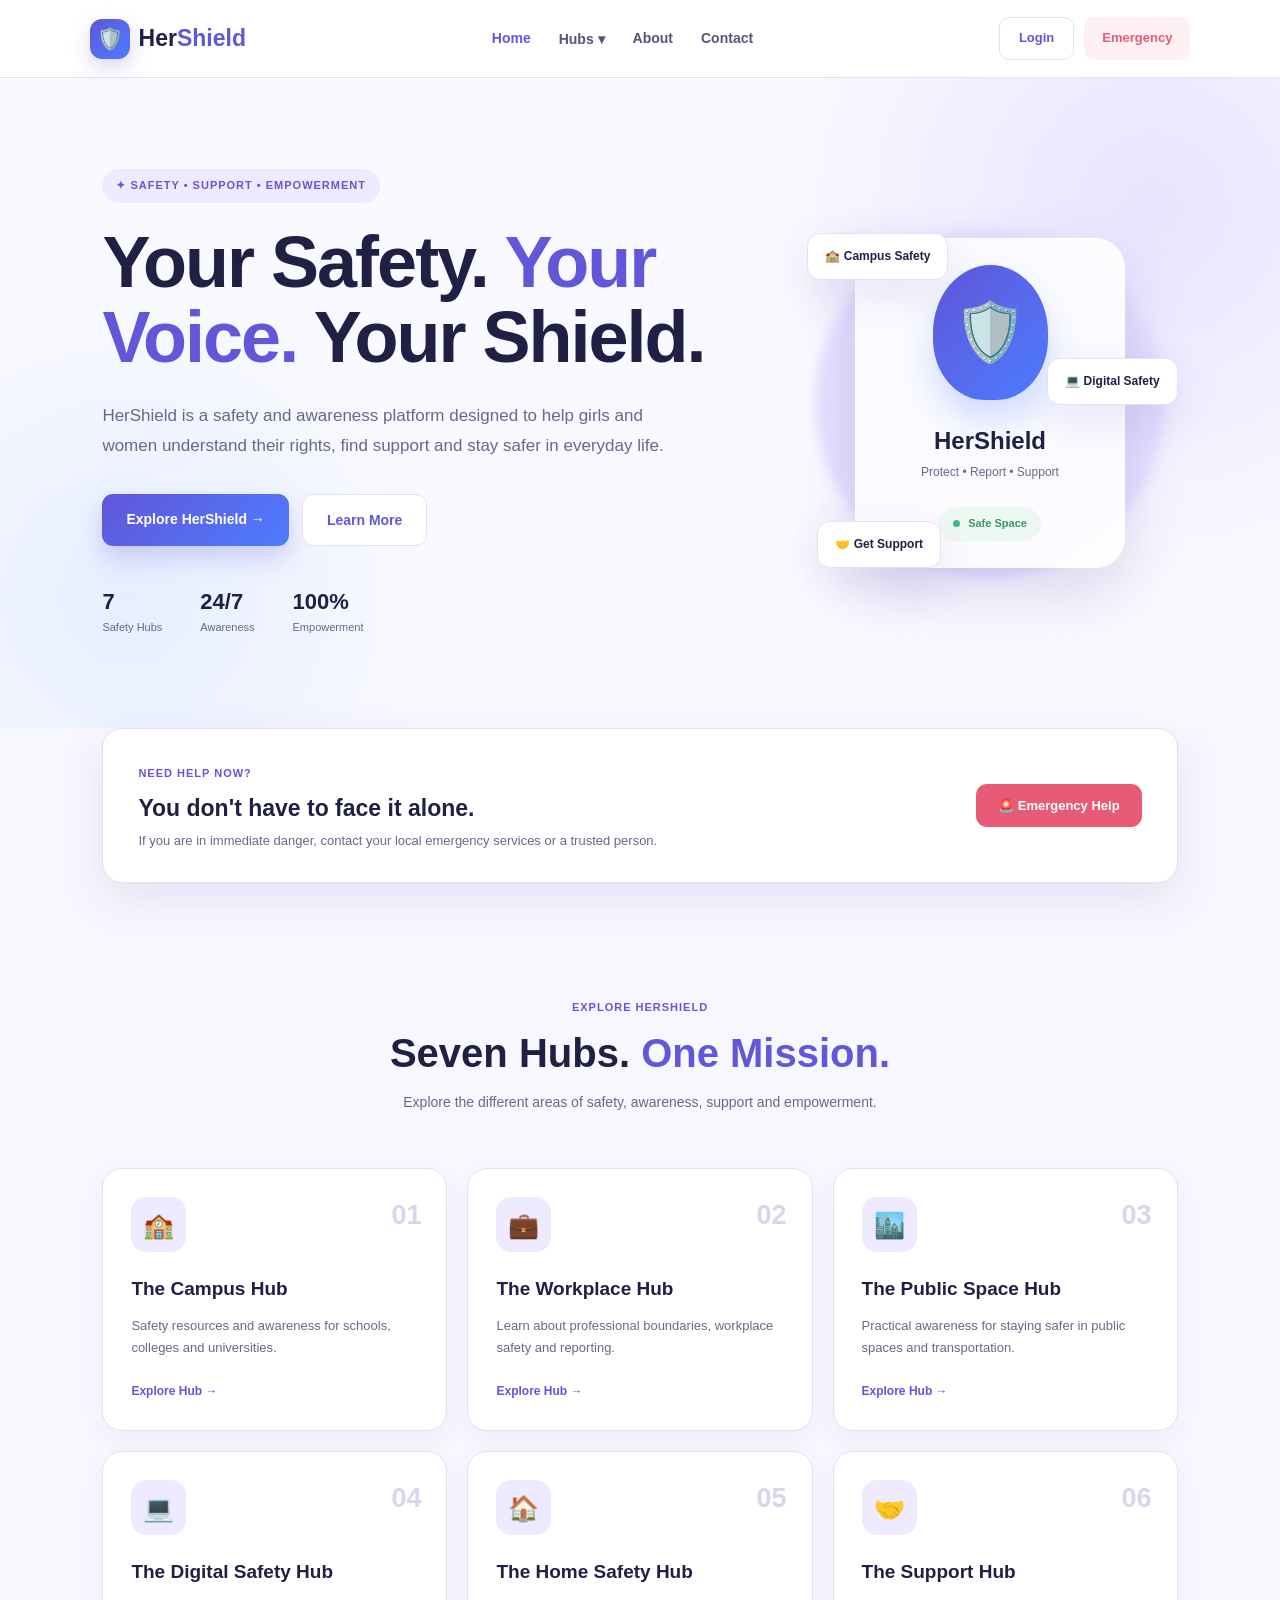
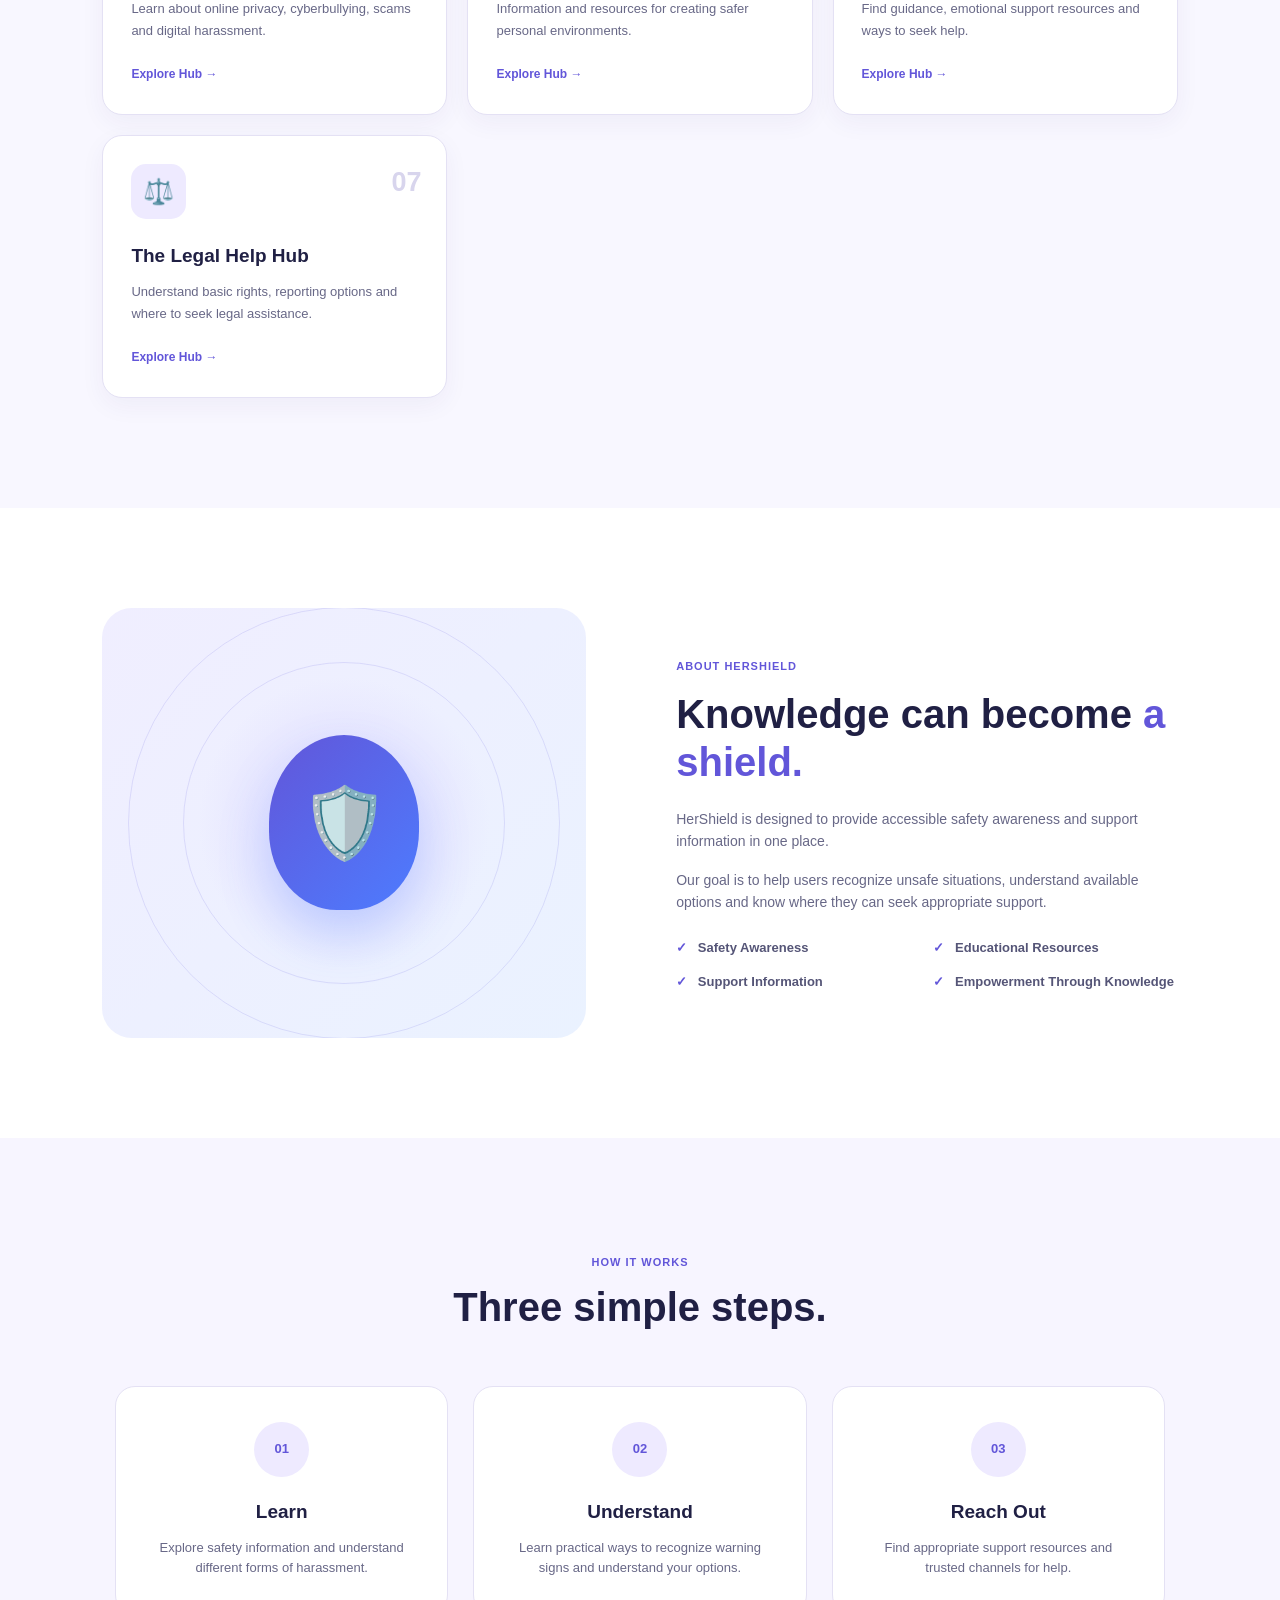
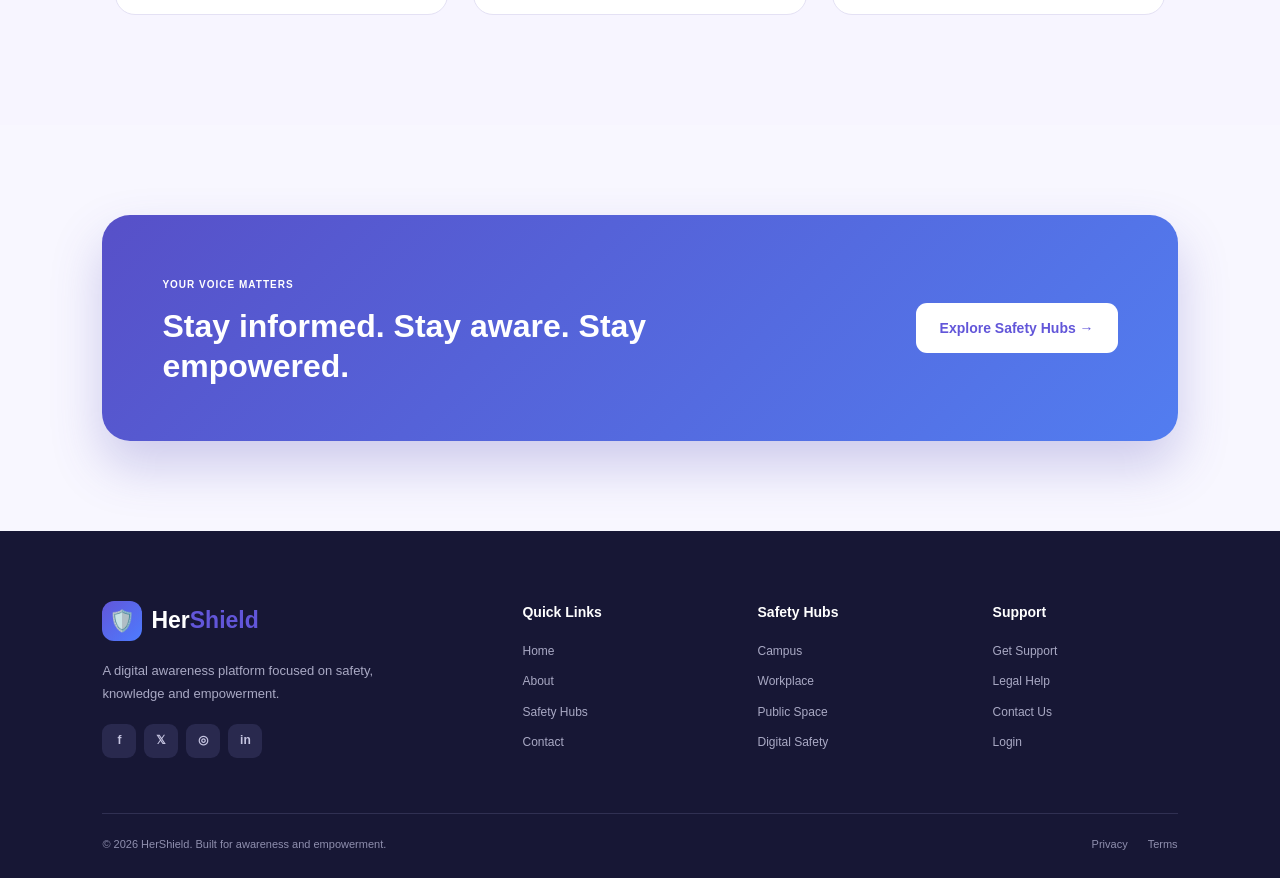
<file: index.html>
<!DOCTYPE html>
<html lang="en">
<head>
    <meta charset="UTF-8">
    <meta name="viewport" content="width=device-width, initial-scale=1.0">

    <title>HerShield | Your Safety. Your Voice.</title>

    <link rel="stylesheet" href="style.css">
</head>

<body>

    <!-- ================= NAVBAR ================= -->

    <header class="navbar">

        <a href="index.html" class="logo">
            <span class="logo-icon">🛡️</span>
            <span>Her<span>Shield</span></span>
        </a>

        <nav id="navMenu">

            <a href="index.html" class="active">Home</a>

            <div class="dropdown">
                <a href="#hubs">Hubs ▾</a>

                <div class="dropdown-menu">
                    <a href="campus-hub.html">Campus Hub</a>
                    <a href="workplace-hub.html">Workplace Hub</a>
                    <a href="public-space-hub.html">Public Space Hub</a>
                    <a href="digital-safety-hub.html">Digital Safety Hub</a>
                    <a href="home-safety-hub.html">Home Safety Hub</a>
                    <a href="support-hub.html">Support Hub</a>
                    <a href="legal-help-hub.html">Legal Help Hub</a>
                </div>
            </div>

            <a href="About.html">About</a>
            <a href="contact.html">Contact</a>

        </nav>

        <div class="nav-buttons">
            <a href="login.html" class="login-btn">Login</a>
            <a href="emergancy.html" class="emergency-btn">Emergency</a>
        </div>

        <button class="menu-btn" id="menuBtn">☰</button>

    </header>


    <!-- ================= HERO ================= -->

    <section class="hero">

        <div class="hero-content">

            <div class="hero-badge">
                ✦ SAFETY • SUPPORT • EMPOWERMENT
            </div>

            <h1>
                Your Safety.
                <span>Your Voice.</span>
                Your Shield.
            </h1>

            <p>
                HerShield is a safety and awareness platform designed
                to help girls and women understand their rights,
                find support and stay safer in everyday life.
            </p>

            <div class="hero-buttons">

                <a href="#hubs" class="primary-btn">
                    Explore HerShield →
                </a>

                <a href="#about" class="secondary-btn">
                    Learn More
                </a>

            </div>

            <div class="hero-trust">

                <div>
                    <strong>7</strong>
                    <span>Safety Hubs</span>
                </div>

                <div>
                    <strong>24/7</strong>
                    <span>Awareness</span>
                </div>

                <div>
                    <strong>100%</strong>
                    <span>Empowerment</span>
                </div>

            </div>

        </div>


        <div class="hero-visual">

            <div class="glow"></div>

            <div class="shield-card">

                <div class="shield-large">
                    🛡️
                </div>

                <h3>HerShield</h3>

                <p>
                    Protect • Report • Support
                </p>

                <div class="security-line">
                    <span></span>
                    Safe Space
                </div>

            </div>

            <div class="floating-card card-one">
                🏫 <b>Campus Safety</b>
            </div>

            <div class="floating-card card-two">
                💻 <b>Digital Safety</b>
            </div>

            <div class="floating-card card-three">
                🤝 <b>Get Support</b>
            </div>

        </div>

    </section>


    <!-- ================= EMERGENCY ================= -->

    <section class="emergency-section" id="emergency">

        <div>

            <span class="small-title">
                NEED HELP NOW?
            </span>

            <h2>
                You don't have to face it alone.
            </h2>

            <p>
                If you are in immediate danger, contact your local
                emergency services or a trusted person.
            </p>

        </div>

        <button class="danger-btn" id="emergencyBtn">
            🚨 Emergency Help
        </button>

    </section>


    <!-- ================= HUBS ================= -->

    <section class="hubs-section" id="hubs">

        <div class="section-heading">

            <span>EXPLORE HERSHIELD</span>

            <h2>
                Seven Hubs.
                <span>One Mission.</span>
            </h2>

            <p>
                Explore the different areas of safety, awareness,
                support and empowerment.
            </p>

        </div>


        <div class="hub-grid">


            <a href="campus-hub.html" class="hub-card">

                <div class="hub-icon">🏫</div>

                <span class="hub-number">01</span>

                <h3>The Campus Hub</h3>

                <p>
                    Safety resources and awareness for schools,
                    colleges and universities.
                </p>

                <span class="learn-more">
                    Explore Hub →
                </span>

            </a>


            <a href="workplace-hub.html" class="hub-card">

                <div class="hub-icon">💼</div>

                <span class="hub-number">02</span>

                <h3>The Workplace Hub</h3>

                <p>
                    Learn about professional boundaries,
                    workplace safety and reporting.
                </p>

                <span class="learn-more">
                    Explore Hub →
                </span>

            </a>


            <a href="public-space-hub.html" class="hub-card">

                <div class="hub-icon">🏙️</div>

                <span class="hub-number">03</span>

                <h3>The Public Space Hub</h3>

                <p>
                    Practical awareness for staying safer
                    in public spaces and transportation.
                </p>

                <span class="learn-more">
                    Explore Hub →
                </span>

            </a>


            <a href="digital-safety-hub.html" class="hub-card">

                <div class="hub-icon">💻</div>

                <span class="hub-number">04</span>

                <h3>The Digital Safety Hub</h3>

                <p>
                    Learn about online privacy, cyberbullying,
                    scams and digital harassment.
                </p>

                <span class="learn-more">
                    Explore Hub →
                </span>

            </a>


            <a href="home-safety-hub.html" class="hub-card">

                <div class="hub-icon">🏠</div>

                <span class="hub-number">05</span>

                <h3>The Home Safety Hub</h3>

                <p>
                    Information and resources for creating
                    safer personal environments.
                </p>

                <span class="learn-more">
                    Explore Hub →
                </span>

            </a>


            <a href="support-hub.html" class="hub-card">

                <div class="hub-icon">🤝</div>

                <span class="hub-number">06</span>

                <h3>The Support Hub</h3>

                <p>
                    Find guidance, emotional support resources
                    and ways to seek help.
                </p>

                <span class="learn-more">
                    Explore Hub →
                </span>

            </a>


            <a href="legal-help-hub.html" class="hub-card">

                <div class="hub-icon">⚖️</div>

                <span class="hub-number">07</span>

                <h3>The Legal Help Hub</h3>

                <p>
                    Understand basic rights, reporting options
                    and where to seek legal assistance.
                </p>

                <span class="learn-more">
                    Explore Hub →
                </span>

            </a>

        </div>

    </section>


    <!-- ================= ABOUT ================= -->

    <section class="about-section" id="about">

        <div class="about-image">

            <div class="about-shield">
                🛡️
            </div>

        </div>


        <div class="about-content">

            <span class="small-title">
                ABOUT HERSHIELD
            </span>

            <h2>
                Knowledge can become
                <span>a shield.</span>
            </h2>

            <p>
                HerShield is designed to provide accessible safety
                awareness and support information in one place.
            </p>

            <p>
                Our goal is to help users recognize unsafe situations,
                understand available options and know where they can
                seek appropriate support.
            </p>

            <div class="about-points">

                <div>
                    <b>✓</b>
                    Safety Awareness
                </div>

                <div>
                    <b>✓</b>
                    Educational Resources
                </div>

                <div>
                    <b>✓</b>
                    Support Information
                </div>

                <div>
                    <b>✓</b>
                    Empowerment Through Knowledge
                </div>

            </div>

        </div>

    </section>


    <!-- ================= HOW IT WORKS ================= -->

    <section class="steps-section">

        <div class="section-heading">

            <span>HOW IT WORKS</span>

            <h2>
                Three simple steps.
            </h2>

        </div>


        <div class="steps">

            <div class="step">

                <div class="step-number">01</div>

                <h3>Learn</h3>

                <p>
                    Explore safety information and understand
                    different forms of harassment.
                </p>

            </div>


            <div class="step">

                <div class="step-number">02</div>

                <h3>Understand</h3>

                <p>
                    Learn practical ways to recognize warning
                    signs and understand your options.
                </p>

            </div>


            <div class="step">

                <div class="step-number">03</div>

                <h3>Reach Out</h3>

                <p>
                    Find appropriate support resources and
                    trusted channels for help.
                </p>

            </div>

        </div>

    </section>


    <!-- ================= CTA ================= -->

    <section class="cta-section">

        <div>

            <span>YOUR VOICE MATTERS</span>

            <h2>
                Stay informed.
                Stay aware.
                Stay empowered.
            </h2>

        </div>

        <a href="#hubs" class="primary-btn">
            Explore Safety Hubs →
        </a>

    </section>


    <!-- ================= FOOTER ================= -->

    <footer>

        <div class="footer-main">

            <div class="footer-about">

                <a href="index.html" class="logo">
                    <span class="logo-icon">🛡️</span>
                    <span>Her<span>Shield</span></span>
                </a>

                <p>
                    A digital awareness platform focused on
                    safety, knowledge and empowerment.
                </p>

                <div class="socials">
                    <a href="#">f</a>
                    <a href="#">𝕏</a>
                    <a href="#">◎</a>
                    <a href="#">in</a>
                </div>

            </div>


            <div class="footer-links">

                <h4>Quick Links</h4>

                <a href="index.html">Home</a>
                <a href="#about">About</a>
                <a href="#hubs">Safety Hubs</a>
                <a href="contact.html">Contact</a>

            </div>


            <div class="footer-links">

                <h4>Safety Hubs</h4>

                <a href="campus-hub.html">Campus</a>
                <a href="workplace-hub.html">Workplace</a>
                <a href="public-space-hub.html">Public Space</a>
                <a href="digital-safety-hub.html">Digital Safety</a>

            </div>


            <div class="footer-links">

                <h4>Support</h4>

                <a href="support-hub.html">Get Support</a>
                <a href="legal-help-hub.html">Legal Help</a>
                <a href="contact.html">Contact Us</a>
                <a href="login.html">Login</a>

            </div>

        </div>


        <div class="footer-bottom">

            <p>
                © 2026 HerShield. Built for awareness and empowerment.
            </p>

            <div>
                <a href="#">Privacy</a>
                <a href="#">Terms</a>
            </div>

        </div>

    </footer>


    <!-- ================= JAVASCRIPT ================= -->

    <script src="script.js"></script>

</body>
</html>
</file>
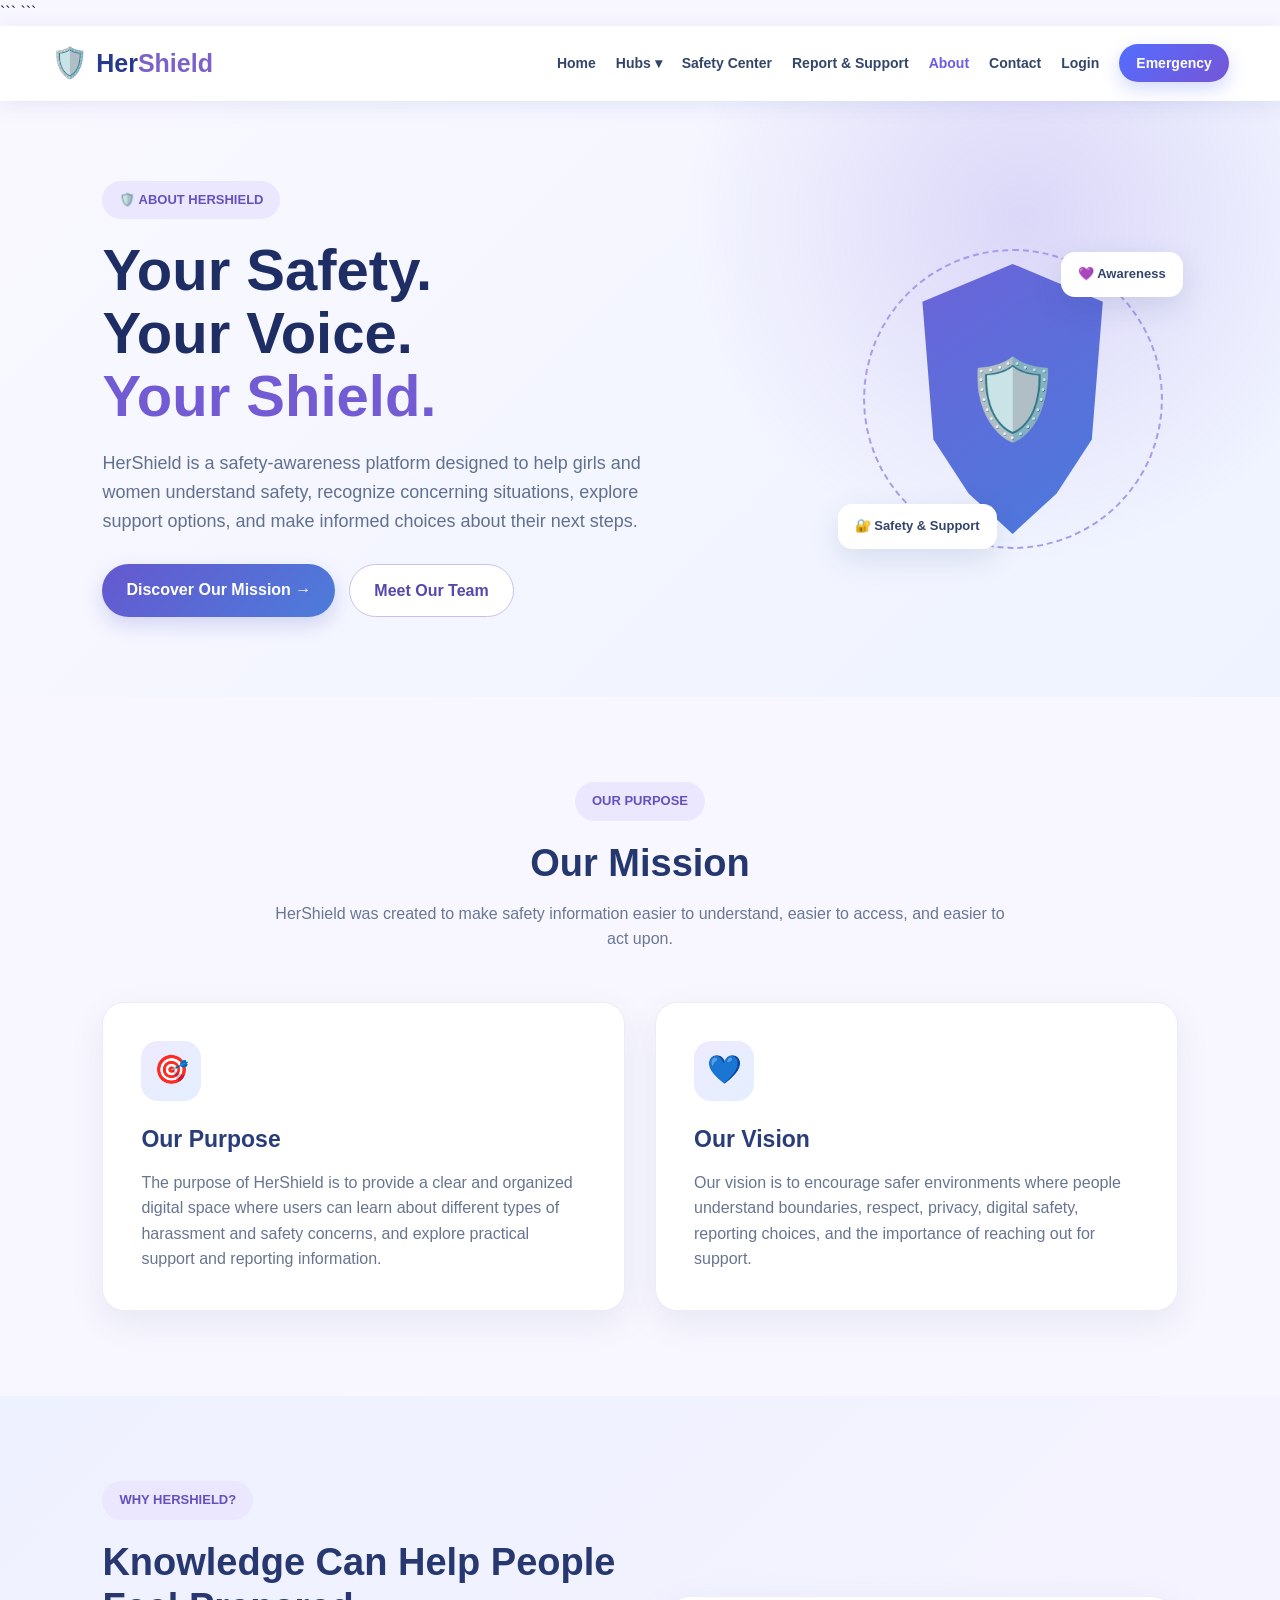
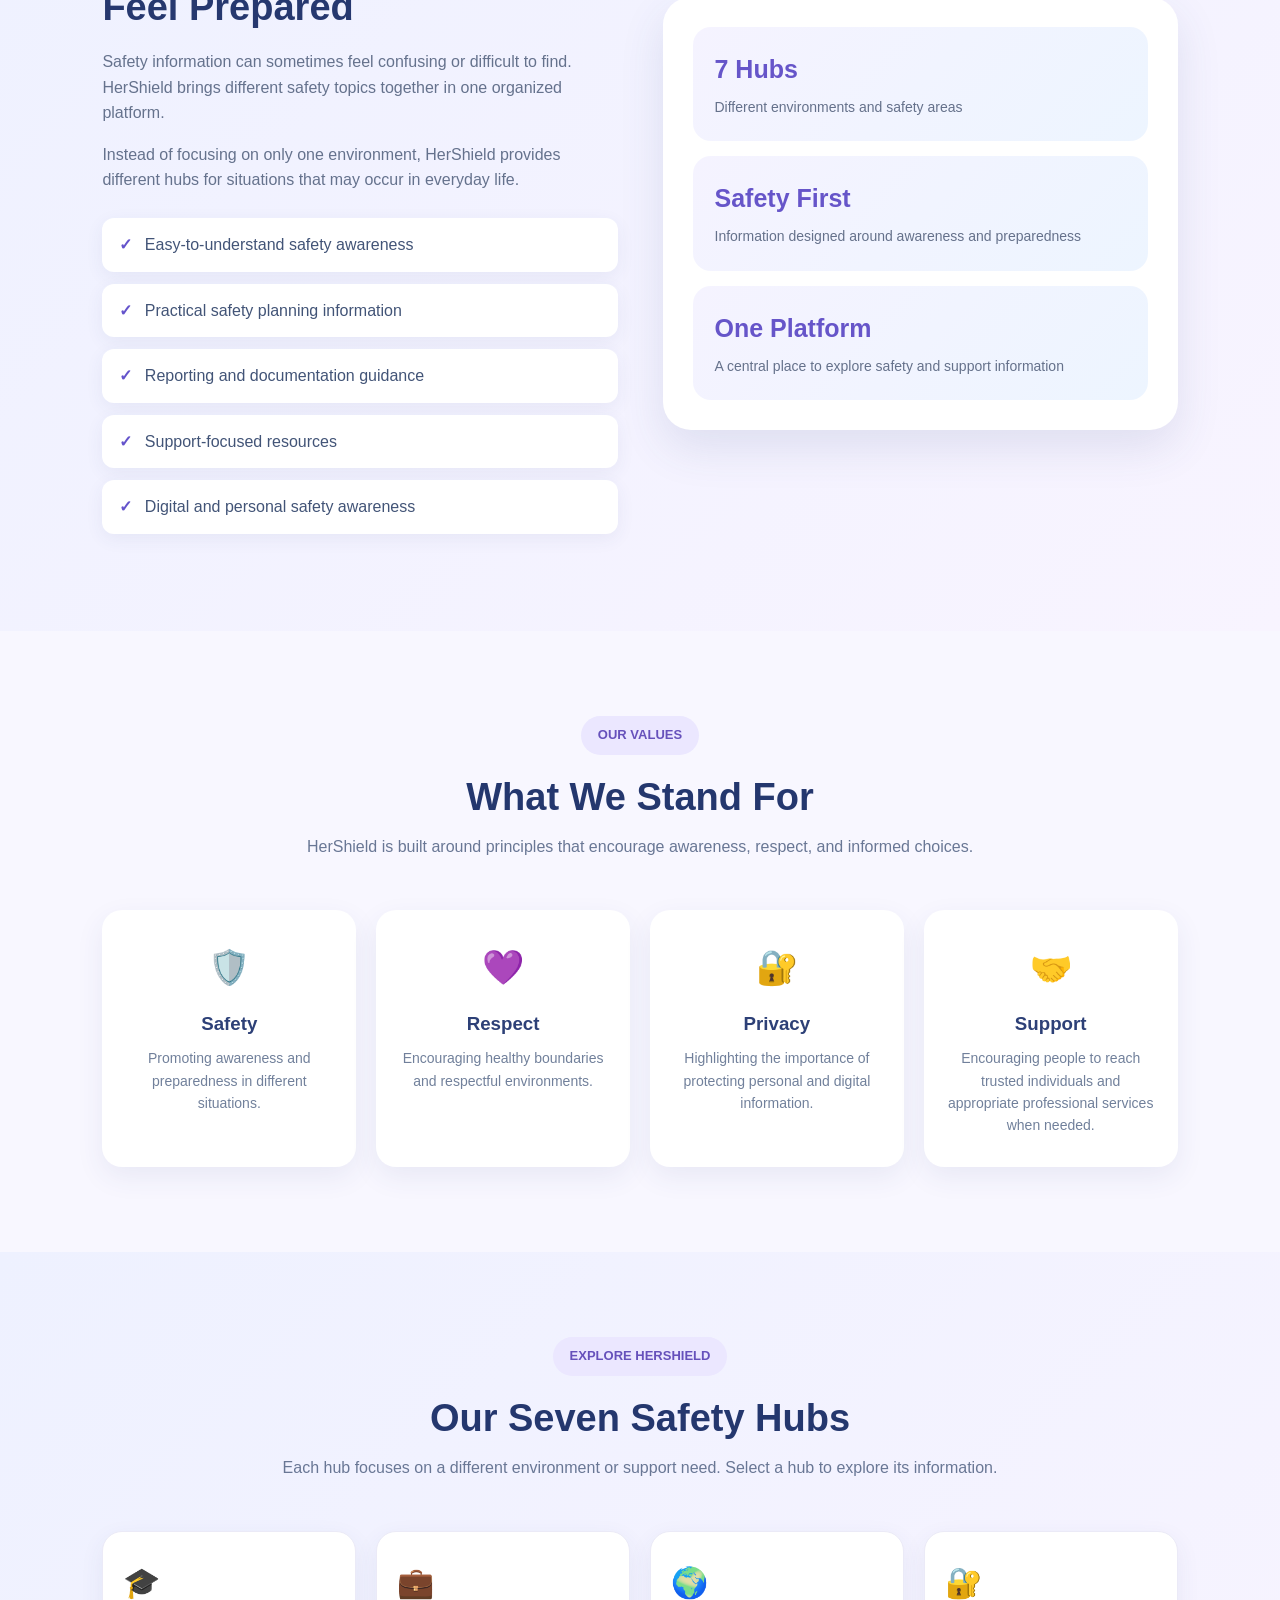
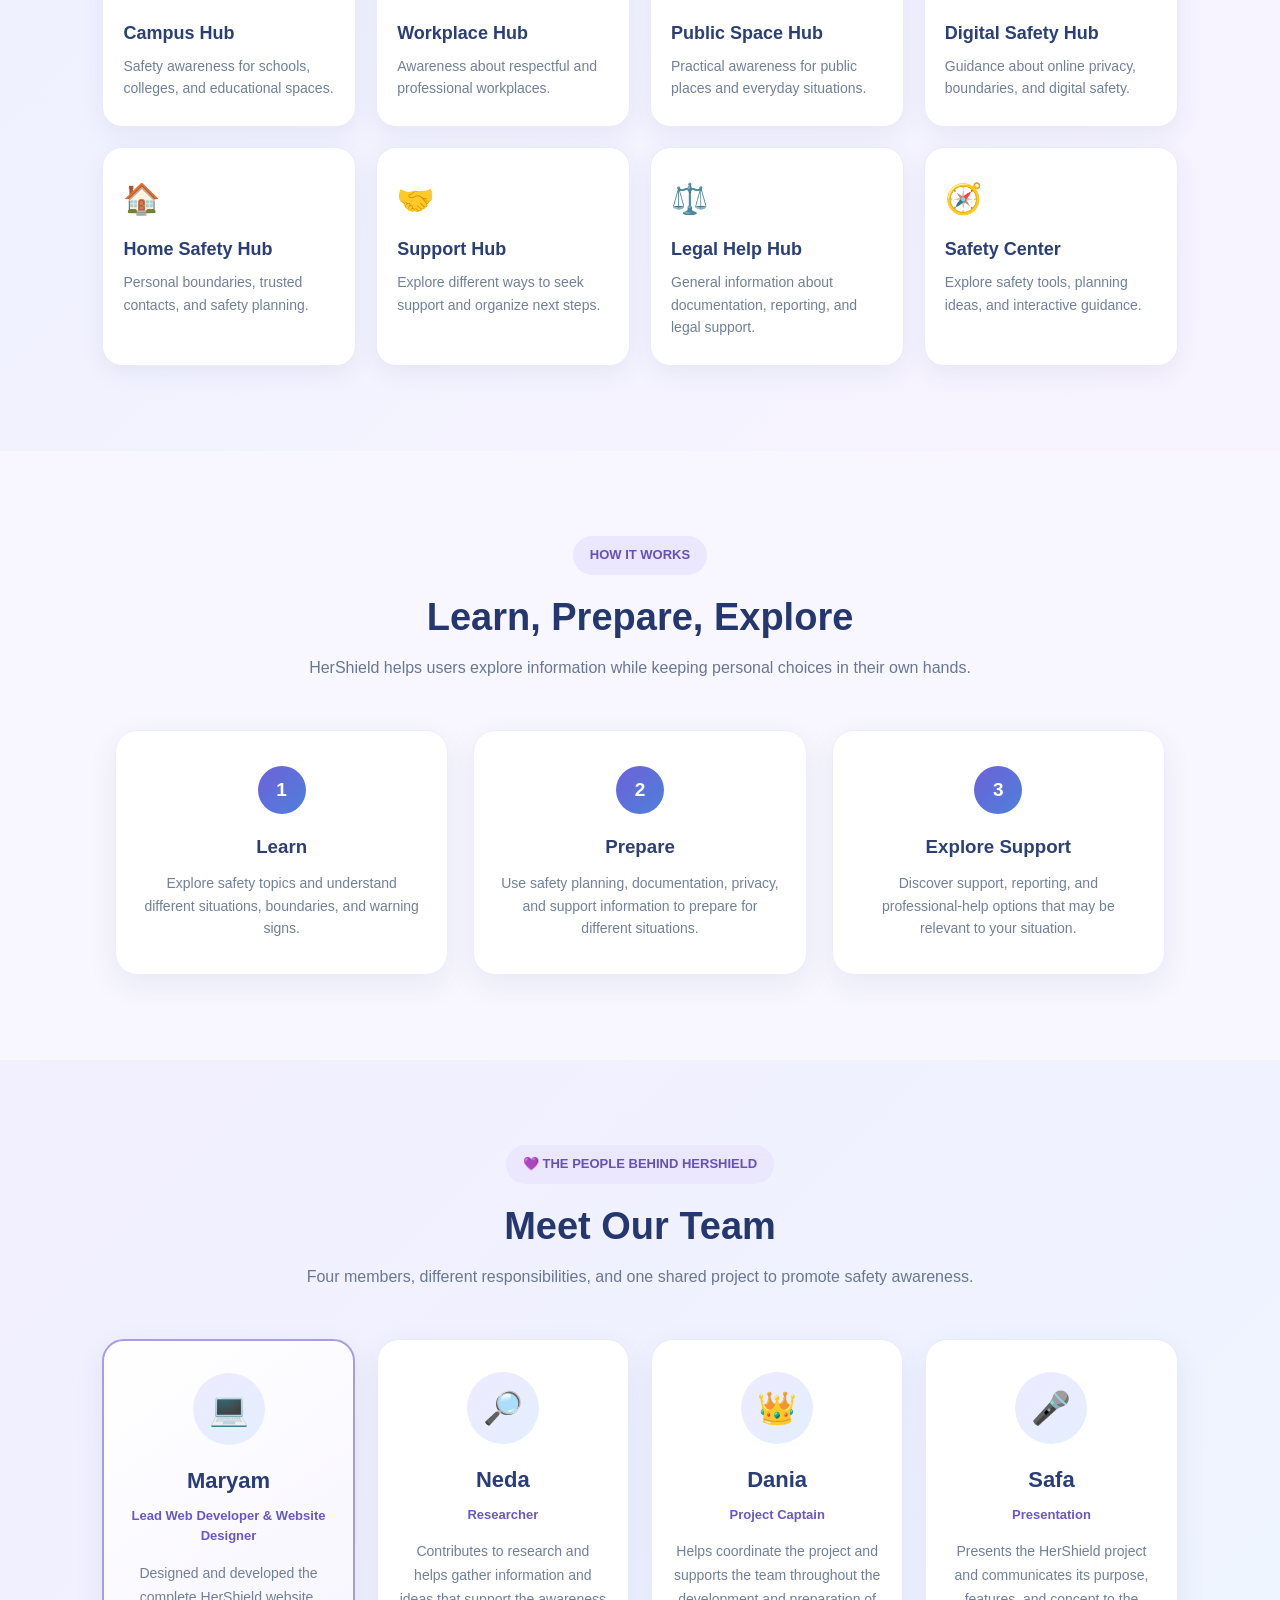
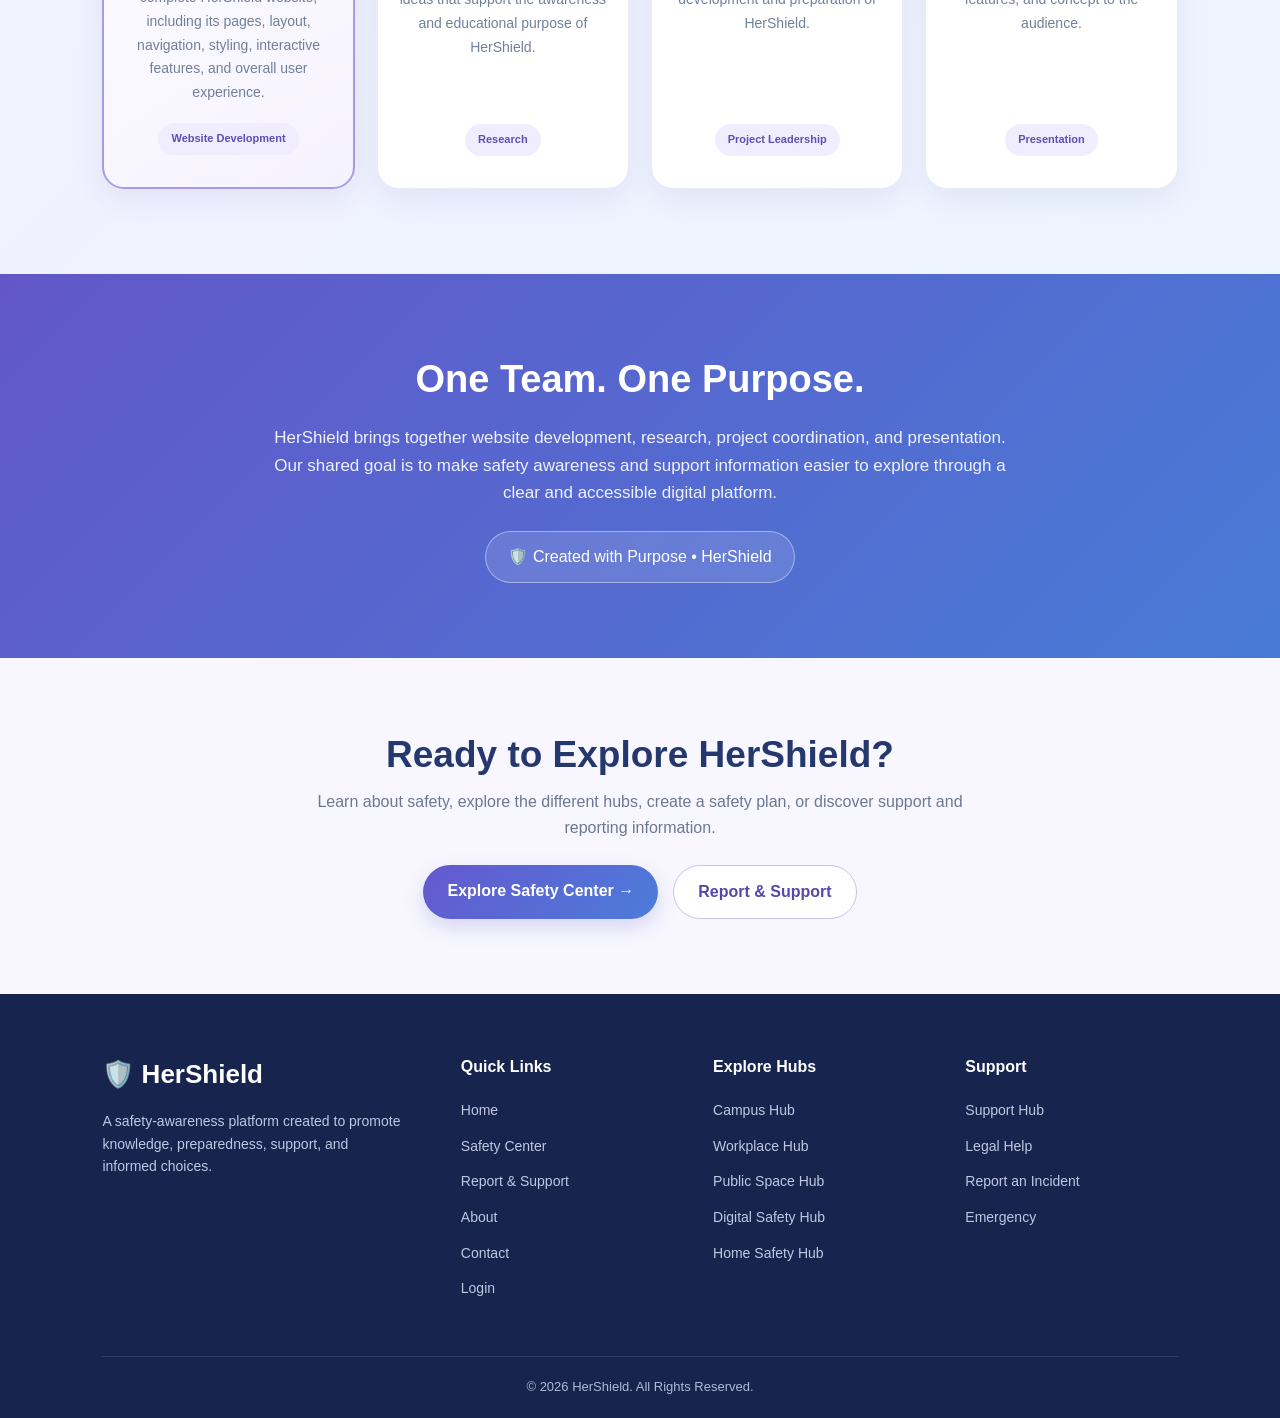
<file: About.html>
<!DOCTYPE html>

<html lang="en">
<head>
    <meta charset="UTF-8">
    <meta name="viewport" content="width=device-width, initial-scale=1.0">
    <title>About Us | HerShield</title>


<style>
    * {
        margin: 0;
        padding: 0;
        box-sizing: border-box;
        font-family: Arial, sans-serif;
    }

    html {
        scroll-behavior: smooth;
    }

    body {
        background: #f8f7ff;
        color: #1d2a44;
        line-height: 1.6;
    }

    a {
        transition: 0.3s;
    }

    /* ================= NAVBAR ================= */

    .navbar {
        background: rgba(255, 255, 255, 0.97);
        box-shadow: 0 4px 20px rgba(57, 73, 171, 0.10);
        position: sticky;
        top: 0;
        z-index: 1000;
    }

    .nav-container {
        width: 92%;
        max-width: 1250px;
        margin: auto;
        min-height: 75px;
        display: flex;
        align-items: center;
        justify-content: space-between;
        gap: 20px;
    }

    .logo {
        text-decoration: none;
        color: #263a8b;
        font-size: 25px;
        font-weight: bold;
        display: flex;
        align-items: center;
        gap: 8px;
        white-space: nowrap;
    }

    .logo-icon {
        font-size: 30px;
    }

    .logo-text span {
        color: #7b61c9;
    }

    .nav-links {
        list-style: none;
        display: flex;
        align-items: center;
        gap: 20px;
    }

    .nav-links li {
        position: relative;
    }

    .nav-links a {
        text-decoration: none;
        color: #34456b;
        font-size: 14px;
        font-weight: 600;
    }

    .nav-links a:hover {
        color: #6c5ce7;
    }

    .nav-links a.active {
        color: #6c5ce7;
    }

    /* Dropdown */

    .dropdown-menu {
        display: none;
        position: absolute;
        top: 28px;
        left: -15px;
        width: 230px;
        background: white;
        padding: 12px;
        border-radius: 14px;
        box-shadow: 0 12px 30px rgba(39, 60, 120, 0.15);
        list-style: none;
    }

    .dropdown:hover .dropdown-menu,
    .dropdown:focus-within .dropdown-menu {
        display: block;
    }

    .dropdown-menu li {
        margin: 5px 0;
    }

    .dropdown-menu a {
        display: block;
        padding: 9px 10px;
        border-radius: 8px;
    }

    .dropdown-menu a:hover {
        background: #f0edff;
    }

    .emergency-btn {
        background: linear-gradient(135deg, #536dfe, #7655d6);
        color: white !important;
        padding: 11px 17px;
        border-radius: 25px;
        box-shadow: 0 7px 18px rgba(83, 109, 254, 0.25);
    }

    .emergency-btn:hover {
        box-shadow: 0 10px 22px rgba(83, 109, 254, 0.35);
        transform: translateY(-2px);
    }

    /* ================= GENERAL ================= */

    .section {
        padding: 85px 8%;
    }

    .section-title {
        text-align: center;
        max-width: 750px;
        margin: 0 auto 50px;
    }

    .section-title h2 {
        color: #24376e;
        font-size: 38px;
        line-height: 1.2;
        margin-bottom: 14px;
    }

    .section-title p {
        color: #697795;
        font-size: 16px;
    }

    .hero-badge {
        display: inline-block;
        background: #ebe7ff;
        color: #6651bb;
        padding: 9px 17px;
        border-radius: 25px;
        font-size: 13px;
        font-weight: bold;
        margin-bottom: 20px;
    }

    /* ================= HERO ================= */

    .about-hero {
        min-height: 530px;
        padding: 80px 8%;
        display: flex;
        align-items: center;
        justify-content: space-between;
        gap: 50px;
        background:
            radial-gradient(circle at 80% 20%, rgba(125, 95, 220, 0.20), transparent 30%),
            linear-gradient(135deg, #f9f8ff, #eef3ff);
        overflow: hidden;
    }

    .hero-content {
        max-width: 650px;
    }

    .hero-content h1 {
        font-size: 58px;
        line-height: 1.08;
        color: #1e2e65;
        margin-bottom: 22px;
    }

    .hero-content h1 span {
        color: #735bd4;
    }

    .hero-content p {
        font-size: 18px;
        color: #61708f;
        max-width: 600px;
        margin-bottom: 28px;
    }

    .hero-buttons {
        display: flex;
        gap: 14px;
        flex-wrap: wrap;
    }

    .btn {
        display: inline-block;
        text-decoration: none;
        padding: 13px 24px;
        border-radius: 28px;
        font-weight: bold;
        transition: 0.3s;
    }

    .primary-btn {
        color: white;
        background: linear-gradient(135deg, #6558cf, #4c7cda);
        box-shadow: 0 8px 20px rgba(89, 91, 202, 0.22);
    }

    .secondary-btn {
        color: #5548ad;
        background: white;
        border: 1px solid #c8c1ed;
    }

    .btn:hover {
        transform: translateY(-3px);
    }

    /* Shield illustration */

    .hero-visual {
        width: 330px;
        height: 350px;
        flex-shrink: 0;
        display: flex;
        align-items: center;
        justify-content: center;
        position: relative;
    }

    .shield {
        width: 220px;
        height: 270px;
        background: linear-gradient(145deg, #6c63d9, #497bdc);
        clip-path: polygon(
            50% 0%,
            91% 14%,
            86% 65%,
            70% 85%,
            50% 100%,
            30% 85%,
            14% 65%,
            9% 14%
        );
        display: flex;
        align-items: center;
        justify-content: center;
        font-size: 78px;
        filter: drop-shadow(0 20px 20px rgba(72, 91, 190, 0.25));
        z-index: 2;
    }

    .circle {
        position: absolute;
        width: 300px;
        height: 300px;
        border: 2px dashed #a99be8;
        border-radius: 50%;
        animation: rotate 18s linear infinite;
    }

    .floating-card {
        position: absolute;
        z-index: 3;
        background: white;
        padding: 12px 17px;
        border-radius: 14px;
        box-shadow: 0 10px 30px rgba(39, 60, 120, 0.13);
        color: #34456b;
        font-size: 13px;
        font-weight: bold;
    }

    .floating-card.one {
        top: 28px;
        right: -5px;
    }

    .floating-card.two {
        bottom: 25px;
        left: -10px;
    }

    @keyframes rotate {
        from {
            transform: rotate(0deg);
        }

        to {
            transform: rotate(360deg);
        }
    }

    /* ================= MISSION ================= */

    .mission {
        display: grid;
        grid-template-columns: repeat(2, 1fr);
        gap: 30px;
        max-width: 1150px;
        margin: auto;
    }

    .mission-card {
        background: white;
        padding: 38px;
        border-radius: 22px;
        box-shadow: 0 12px 35px rgba(52, 73, 130, 0.09);
        border: 1px solid #ecebfa;
        transition: 0.3s;
    }

    .mission-card:hover {
        transform: translateY(-5px);
    }

    .mission-icon {
        width: 60px;
        height: 60px;
        border-radius: 17px;
        background: linear-gradient(135deg, #eeeaff, #e3efff);
        display: flex;
        align-items: center;
        justify-content: center;
        font-size: 28px;
        margin-bottom: 20px;
    }

    .mission-card h3 {
        font-size: 23px;
        color: #293d78;
        margin-bottom: 12px;
    }

    .mission-card p {
        color: #687590;
    }

    /* ================= WHY HERSHIELD ================= */

    .why-section {
        background: linear-gradient(135deg, #eef1ff, #f8f4ff);
    }

    .why-container {
        max-width: 1100px;
        margin: auto;
        display: grid;
        grid-template-columns: 1fr 1fr;
        gap: 45px;
        align-items: center;
    }

    .why-text h2 {
        color: #26386f;
        font-size: 38px;
        line-height: 1.2;
        margin-bottom: 18px;
    }

    .why-text p {
        color: #65728d;
        margin-bottom: 16px;
    }

    .check-list {
        list-style: none;
        margin-top: 25px;
    }

    .check-list li {
        background: white;
        margin: 12px 0;
        padding: 14px 17px;
        border-radius: 12px;
        color: #425477;
        box-shadow: 0 5px 18px rgba(62, 76, 130, 0.07);
    }

    .check-list li span {
        color: #6453cb;
        font-weight: bold;
        margin-right: 8px;
    }

    .why-visual {
        background: white;
        border-radius: 28px;
        padding: 30px;
        box-shadow: 0 18px 45px rgba(56, 70, 130, 0.12);
    }

    .stat {
        padding: 22px;
        border-radius: 18px;
        background: linear-gradient(135deg, #f5f3ff, #edf5ff);
        margin-bottom: 15px;
    }

    .stat:last-child {
        margin-bottom: 0;
    }

    .stat strong {
        display: block;
        font-size: 25px;
        color: #6655c9;
        margin-bottom: 5px;
    }

    .stat span {
        color: #65718b;
        font-size: 14px;
    }

    /* ================= VALUES ================= */

    .values {
        max-width: 1150px;
        margin: auto;
        display: grid;
        grid-template-columns: repeat(4, 1fr);
        gap: 20px;
    }

    .value-card {
        background: white;
        border-radius: 20px;
        padding: 30px 22px;
        text-align: center;
        box-shadow: 0 10px 28px rgba(52, 70, 125, 0.08);
        transition: 0.3s;
    }

    .value-card:hover {
        transform: translateY(-7px);
    }

    .value-card .icon {
        font-size: 34px;
        margin-bottom: 15px;
    }

    .value-card h3 {
        color: #2d4077;
        margin-bottom: 8px;
    }

    .value-card p {
        color: #71809b;
        font-size: 14px;
    }

    /* ================= HUBS ================= */

    .hub-grid {
        max-width: 1150px;
        margin: auto;
        display: grid;
        grid-template-columns: repeat(4, 1fr);
        gap: 20px;
    }

    .hub-card {
        background: white;
        padding: 27px 20px;
        border-radius: 20px;
        border: 1px solid #ebeaf7;
        box-shadow: 0 8px 25px rgba(52, 72, 130, 0.07);
        transition: 0.3s;
        text-decoration: none;
        display: block;
    }

    .hub-card:hover {
        transform: translateY(-7px);
        border-color: #b9aff1;
        box-shadow: 0 15px 30px rgba(52, 72, 130, 0.12);
    }

    .hub-icon {
        font-size: 30px;
        margin-bottom: 12px;
    }

    .hub-card h3 {
        color: #2b3f77;
        margin-bottom: 7px;
        font-size: 18px;
    }

    .hub-card p {
        color: #71809a;
        font-size: 14px;
    }

    /* ================= HOW IT WORKS ================= */

    .steps {
        max-width: 1050px;
        margin: auto;
        display: grid;
        grid-template-columns: repeat(3, 1fr);
        gap: 25px;
    }

    .step {
        background: white;
        padding: 35px 25px;
        border-radius: 22px;
        box-shadow: 0 10px 30px rgba(48, 67, 125, 0.08);
        text-align: center;
        border: 1px solid #eeedfa;
    }

    .step-number {
        width: 48px;
        height: 48px;
        background: linear-gradient(135deg, #6d61d8, #4e80db);
        color: white;
        border-radius: 50%;
        display: flex;
        align-items: center;
        justify-content: center;
        margin: 0 auto 18px;
        font-weight: bold;
        font-size: 19px;
    }

    .step h3 {
        color: #2d4075;
        margin-bottom: 10px;
    }

    .step p {
        color: #71809a;
        font-size: 14px;
    }

    /* ================= OUR TEAM ================= */

    .team-section {
        background: linear-gradient(135deg, #f2efff, #eef5ff);
    }

    .team-grid {
        max-width: 1150px;
        margin: auto;
        display: grid;
        grid-template-columns: repeat(4, 1fr);
        gap: 22px;
        align-items: stretch;
    }

    .team-card {
        background: white;
        padding: 32px 22px;
        border-radius: 22px;
        text-align: center;
        border: 1px solid #ebeaf8;
        box-shadow: 0 10px 30px rgba(50, 68, 125, 0.08);
        transition: 0.3s;
        display: flex;
        flex-direction: column;
        align-items: center;
    }

    .team-card:hover {
        transform: translateY(-8px);
        box-shadow: 0 18px 35px rgba(66, 79, 150, 0.14);
    }

    .featured-team {
        border: 2px solid #a99be8;
        background: linear-gradient(145deg, #ffffff, #f5f2ff);
    }

    .team-icon {
        width: 72px;
        height: 72px;
        margin: 0 auto 18px;
        border-radius: 50%;
        background: linear-gradient(135deg, #eeeaff, #e3efff);
        display: flex;
        align-items: center;
        justify-content: center;
        font-size: 32px;
    }

    .team-card h3 {
        color: #293d78;
        font-size: 22px;
        margin-bottom: 7px;
    }

    .team-role {
        display: block;
        color: #6858c7;
        font-size: 13px;
        font-weight: bold;
        margin-bottom: 15px;
    }

    .team-card p {
        color: #71809a;
        font-size: 14px;
        line-height: 1.7;
        margin-bottom: 18px;
        flex-grow: 1;
    }

    .team-tag {
        display: inline-block;
        padding: 7px 13px;
        border-radius: 20px;
        background: #f0edff;
        color: #5d50b5;
        font-size: 11px;
        font-weight: bold;
    }

    /* ================= CREATOR MESSAGE ================= */

    .creator {
        background: linear-gradient(135deg, #6257c9, #487bd6);
        color: white;
        text-align: center;
        padding: 75px 8%;
    }

    .creator h2 {
        font-size: 38px;
        margin-bottom: 15px;
    }

    .creator p {
        max-width: 760px;
        margin: auto;
        color: #eef1ff;
        font-size: 17px;
    }

    .creator-badge {
        display: inline-block;
        margin-top: 25px;
        padding: 12px 22px;
        border: 1px solid rgba(255, 255, 255, 0.4);
        border-radius: 30px;
        background: rgba(255, 255, 255, 0.12);
    }

    /* ================= CTA ================= */

    .cta {
        text-align: center;
        padding: 75px 8%;
        background: #f8f7ff;
    }

    .cta h2 {
        color: #25386e;
        font-size: 37px;
        line-height: 1.2;
        margin-bottom: 12px;
    }

    .cta p {
        color: #6b7893;
        max-width: 650px;
        margin: 0 auto 25px;
    }

    .cta-buttons {
        display: flex;
        justify-content: center;
        gap: 15px;
        flex-wrap: wrap;
    }

    /* ================= FOOTER ================= */

    footer {
        background: #17244d;
        color: white;
        padding: 60px 8% 20px;
    }

    .footer-container {
        max-width: 1200px;
        margin: auto;
        display: grid;
        grid-template-columns: 1.5fr 1fr 1fr 1fr;
        gap: 40px;
    }

    .footer-brand h2 {
        font-size: 26px;
        margin-bottom: 15px;
    }

    .footer-brand p {
        color: #bdc7e4;
        font-size: 14px;
        max-width: 300px;
    }

    .footer-box h3 {
        font-size: 16px;
        margin-bottom: 18px;
        color: #ffffff;
    }

    .footer-box ul {
        list-style: none;
    }

    .footer-box ul li {
        margin: 10px 0;
    }

    .footer-box ul li a {
        text-decoration: none;
        color: #bfc8e2;
        font-size: 14px;
    }

    .footer-box ul li a:hover {
        color: white;
        padding-left: 4px;
    }

    .footer-bottom {
        max-width: 1200px;
        margin: 45px auto 0;
        padding-top: 20px;
        border-top: 1px solid rgba(255, 255, 255, 0.12);
        text-align: center;
        color: #aeb9d7;
        font-size: 13px;
    }

    /* ================= RESPONSIVE ================= */

    @media (max-width: 1100px) {
        .nav-container {
            flex-direction: column;
            padding: 16px 0;
        }

        .nav-links {
            flex-wrap: wrap;
            justify-content: center;
        }

        .values,
        .hub-grid,
        .team-grid {
            grid-template-columns: repeat(2, 1fr);
        }

        .footer-container {
            grid-template-columns: repeat(2, 1fr);
        }
    }

    @media (max-width: 750px) {
        .about-hero {
            flex-direction: column;
            text-align: center;
            padding: 60px 6%;
        }

        .hero-content h1 {
            font-size: 43px;
        }

        .hero-content p {
            font-size: 16px;
            margin-left: auto;
            margin-right: auto;
        }

        .hero-buttons {
            justify-content: center;
        }

        .hero-visual {
            transform: scale(0.85);
            margin: -10px 0;
        }

        .mission,
        .why-container {
            grid-template-columns: 1fr;
        }

        .values,
        .hub-grid,
        .steps,
        .team-grid {
            grid-template-columns: 1fr;
        }

        .section {
            padding: 65px 6%;
        }

        .section-title h2,
        .why-text h2,
        .creator h2,
        .cta h2 {
            font-size: 30px;
        }

        .footer-container {
            grid-template-columns: 1fr;
            text-align: center;
        }

        .footer-brand p {
            margin: auto;
        }

        .footer-box ul {
            padding: 0;
        }
    }

    @media (prefers-reduced-motion: reduce) {
        *,
        *::before,
        *::after {
            animation-duration: 0.01ms !important;
            transition-duration: 0.01ms !important;
            scroll-behavior: auto !important;
        }
    }
</style>
```

</head>

<body>

```
<!-- ================= NAVBAR ================= -->

<nav class="navbar">
    <div class="nav-container">

        <a href="index.html" class="logo">
            <span class="logo-icon">🛡️</span>
            <span class="logo-text">Her<span>Shield</span></span>
        </a>

        <ul class="nav-links">

            <li>
                <a href="index.html">Home</a>
            </li>

            <li class="dropdown">
                <a href="#">Hubs ▾</a>

                <ul class="dropdown-menu">
                    <li><a href="campus-hub.html">🎓 Campus Hub</a></li>
                    <li><a href="workplace-hub.html">💼 Workplace Hub</a></li>
                    <li><a href="public-space-hub.html">🌍 Public Space Hub</a></li>
                    <li><a href="digital-safety-hub.html">🔐 Digital Safety Hub</a></li>
                    <li><a href="home-safety-hub.html">🏠 Home Safety Hub</a></li>
                    <li><a href="support-hub.html">🤝 Support Hub</a></li>
                    <li><a href="legal-help-hub.html">⚖️ Legal Help Hub</a></li>
                </ul>
            </li>

            <li>
                <a href="safety-center.html">Safety Center</a>
            </li>

            <li>
                <a href="report-support.html">Report & Support</a>
            </li>

            <li>
                <a href="about.html" class="active">About</a>
            </li>

            <li>
                <a href="contact.html">Contact</a>
            </li>

            <li>
                <a href="login.html">Login</a>
            </li>

            <li>
                <a href="emergency.html" class="emergency-btn">Emergency</a>
            </li>

        </ul>

    </div>
</nav>


<!-- ================= HERO ================= -->

<section class="about-hero">

    <div class="hero-content">

        <span class="hero-badge">🛡️ ABOUT HERSHIELD</span>

        <h1>
            Your Safety.<br>
            Your Voice.<br>
            <span>Your Shield.</span>
        </h1>

        <p>
            HerShield is a safety-awareness platform designed to help
            girls and women understand safety, recognize concerning
            situations, explore support options, and make informed
            choices about their next steps.
        </p>

        <div class="hero-buttons">
            <a href="#our-mission" class="btn primary-btn">
                Discover Our Mission →
            </a>

            <a href="#our-team" class="btn secondary-btn">
                Meet Our Team
            </a>
        </div>

    </div>

    <div class="hero-visual">

        <div class="circle"></div>

        <div class="shield">🛡️</div>

        <div class="floating-card one">💜 Awareness</div>
        <div class="floating-card two">🔐 Safety & Support</div>

    </div>

</section>


<!-- ================= MISSION ================= -->

<section class="section" id="our-mission">

    <div class="section-title">

        <span class="hero-badge">OUR PURPOSE</span>

        <h2>Our Mission</h2>

        <p>
            HerShield was created to make safety information easier to
            understand, easier to access, and easier to act upon.
        </p>

    </div>

    <div class="mission">

        <div class="mission-card">

            <div class="mission-icon">🎯</div>

            <h3>Our Purpose</h3>

            <p>
                The purpose of HerShield is to provide a clear and
                organized digital space where users can learn about
                different types of harassment and safety concerns,
                and explore practical support and reporting information.
            </p>

        </div>

        <div class="mission-card">

            <div class="mission-icon">💙</div>

            <h3>Our Vision</h3>

            <p>
                Our vision is to encourage safer environments where
                people understand boundaries, respect, privacy, digital
                safety, reporting choices, and the importance of reaching
                out for support.
            </p>

        </div>

    </div>

</section>


<!-- ================= WHY HERSHIELD ================= -->

<section class="section why-section">

    <div class="why-container">

        <div class="why-text">

            <span class="hero-badge">WHY HERSHIELD?</span>

            <h2>Knowledge Can Help People Feel Prepared</h2>

            <p>
                Safety information can sometimes feel confusing or
                difficult to find. HerShield brings different safety
                topics together in one organized platform.
            </p>

            <p>
                Instead of focusing on only one environment, HerShield
                provides different hubs for situations that may occur
                in everyday life.
            </p>

            <ul class="check-list">
                <li><span>✓</span> Easy-to-understand safety awareness</li>
                <li><span>✓</span> Practical safety planning information</li>
                <li><span>✓</span> Reporting and documentation guidance</li>
                <li><span>✓</span> Support-focused resources</li>
                <li><span>✓</span> Digital and personal safety awareness</li>
            </ul>

        </div>

        <div class="why-visual">

            <div class="stat">
                <strong>7 Hubs</strong>
                <span>Different environments and safety areas</span>
            </div>

            <div class="stat">
                <strong>Safety First</strong>
                <span>Information designed around awareness and preparedness</span>
            </div>

            <div class="stat">
                <strong>One Platform</strong>
                <span>A central place to explore safety and support information</span>
            </div>

        </div>

    </div>

</section>


<!-- ================= VALUES ================= -->

<section class="section">

    <div class="section-title">

        <span class="hero-badge">OUR VALUES</span>

        <h2>What We Stand For</h2>

        <p>
            HerShield is built around principles that encourage
            awareness, respect, and informed choices.
        </p>

    </div>

    <div class="values">

        <div class="value-card">
            <div class="icon">🛡️</div>
            <h3>Safety</h3>
            <p>
                Promoting awareness and preparedness in different situations.
            </p>
        </div>

        <div class="value-card">
            <div class="icon">💜</div>
            <h3>Respect</h3>
            <p>
                Encouraging healthy boundaries and respectful environments.
            </p>
        </div>

        <div class="value-card">
            <div class="icon">🔐</div>
            <h3>Privacy</h3>
            <p>
                Highlighting the importance of protecting personal and
                digital information.
            </p>
        </div>

        <div class="value-card">
            <div class="icon">🤝</div>
            <h3>Support</h3>
            <p>
                Encouraging people to reach trusted individuals and
                appropriate professional services when needed.
            </p>
        </div>

    </div>

</section>


<!-- ================= SEVEN HUBS ================= -->

<section class="section why-section">

    <div class="section-title">

        <span class="hero-badge">EXPLORE HERSHIELD</span>

        <h2>Our Seven Safety Hubs</h2>

        <p>
            Each hub focuses on a different environment or support need.
            Select a hub to explore its information.
        </p>

    </div>

    <div class="hub-grid">

        <a href="campus-hub.html" class="hub-card">
            <div class="hub-icon">🎓</div>
            <h3>Campus Hub</h3>
            <p>
                Safety awareness for schools, colleges, and educational spaces.
            </p>
        </a>

        <a href="workplace-hub.html" class="hub-card">
            <div class="hub-icon">💼</div>
            <h3>Workplace Hub</h3>
            <p>
                Awareness about respectful and professional workplaces.
            </p>
        </a>

        <a href="public-space-hub.html" class="hub-card">
            <div class="hub-icon">🌍</div>
            <h3>Public Space Hub</h3>
            <p>
                Practical awareness for public places and everyday situations.
            </p>
        </a>

        <a href="digital-safety-hub.html" class="hub-card">
            <div class="hub-icon">🔐</div>
            <h3>Digital Safety Hub</h3>
            <p>
                Guidance about online privacy, boundaries, and digital safety.
            </p>
        </a>

        <a href="home-safety-hub.html" class="hub-card">
            <div class="hub-icon">🏠</div>
            <h3>Home Safety Hub</h3>
            <p>
                Personal boundaries, trusted contacts, and safety planning.
            </p>
        </a>

        <a href="support-hub.html" class="hub-card">
            <div class="hub-icon">🤝</div>
            <h3>Support Hub</h3>
            <p>
                Explore different ways to seek support and organize next steps.
            </p>
        </a>

        <a href="legal-help-hub.html" class="hub-card">
            <div class="hub-icon">⚖️</div>
            <h3>Legal Help Hub</h3>
            <p>
                General information about documentation, reporting, and legal support.
            </p>
        </a>

        <a href="safety-center.html" class="hub-card">
            <div class="hub-icon">🧭</div>
            <h3>Safety Center</h3>
            <p>
                Explore safety tools, planning ideas, and interactive guidance.
            </p>
        </a>

    </div>

</section>


<!-- ================= HOW IT WORKS ================= -->

<section class="section">

    <div class="section-title">

        <span class="hero-badge">HOW IT WORKS</span>

        <h2>Learn, Prepare, Explore</h2>

        <p>
            HerShield helps users explore information while keeping
            personal choices in their own hands.
        </p>

    </div>

    <div class="steps">

        <div class="step">
            <div class="step-number">1</div>
            <h3>Learn</h3>
            <p>
                Explore safety topics and understand different situations,
                boundaries, and warning signs.
            </p>
        </div>

        <div class="step">
            <div class="step-number">2</div>
            <h3>Prepare</h3>
            <p>
                Use safety planning, documentation, privacy, and support
                information to prepare for different situations.
            </p>
        </div>

        <div class="step">
            <div class="step-number">3</div>
            <h3>Explore Support</h3>
            <p>
                Discover support, reporting, and professional-help options
                that may be relevant to your situation.
            </p>
        </div>

    </div>

</section>


<!-- ================= OUR TEAM ================= -->

<section class="section team-section" id="our-team">

    <div class="section-title">

        <span class="hero-badge">💜 THE PEOPLE BEHIND HERSHIELD</span>

        <h2>Meet Our Team</h2>

        <p>
            Four members, different responsibilities, and one shared
            project to promote safety awareness.
        </p>

    </div>

    <div class="team-grid">

        <!-- Maryam -->

        <div class="team-card featured-team">

            <div class="team-icon">💻</div>

            <h3>Maryam</h3>

            <span class="team-role">
                Lead Web Developer & Website Designer
            </span>

            <p>
                Designed and developed the complete HerShield website,
                including its pages, layout, navigation, styling,
                interactive features, and overall user experience.
            </p>

            <div class="team-tag">Website Development</div>

        </div>


        <!-- Neda -->

        <div class="team-card">

            <div class="team-icon">🔎</div>

            <h3>Neda</h3>

            <span class="team-role">Researcher</span>

            <p>
                Contributes to research and helps gather information
                and ideas that support the awareness and educational
                purpose of HerShield.
            </p>

            <div class="team-tag">Research</div>

        </div>


        <!-- Dania -->

        <div class="team-card">

            <div class="team-icon">👑</div>

            <h3>Dania</h3>

            <span class="team-role">Project Captain</span>

            <p>
                Helps coordinate the project and supports the team
                throughout the development and preparation of HerShield.
            </p>

            <div class="team-tag">Project Leadership</div>

        </div>


        <!-- Safa -->

        <div class="team-card">

            <div class="team-icon">🎤</div>

            <h3>Safa</h3>

            <span class="team-role">Presentation</span>

            <p>
                Presents the HerShield project and communicates its
                purpose, features, and concept to the audience.
            </p>

            <div class="team-tag">Presentation</div>

        </div>

    </div>

</section>


<!-- ================= PROJECT MESSAGE ================= -->

<section class="creator">

    <h2>One Team. One Purpose.</h2>

    <p>
        HerShield brings together website development, research,
        project coordination, and presentation. Our shared goal is to
        make safety awareness and support information easier to explore
        through a clear and accessible digital platform.
    </p>

    <div class="creator-badge">
        🛡️ Created with Purpose • HerShield
    </div>

</section>


<!-- ================= CTA ================= -->

<section class="cta">

    <h2>Ready to Explore HerShield?</h2>

    <p>
        Learn about safety, explore the different hubs, create a safety
        plan, or discover support and reporting information.
    </p>

    <div class="cta-buttons">

        <a href="safety-center.html" class="btn primary-btn">
            Explore Safety Center →
        </a>

        <a href="report-support.html" class="btn secondary-btn">
            Report & Support
        </a>

    </div>

</section>


<!-- ================= FOOTER ================= -->

<footer>

    <div class="footer-container">

        <div class="footer-brand">

            <h2>🛡️ HerShield</h2>

            <p>
                A safety-awareness platform created to promote knowledge,
                preparedness, support, and informed choices.
            </p>

        </div>


        <div class="footer-box">

            <h3>Quick Links</h3>

            <ul>
                <li><a href="index.html">Home</a></li>
                <li><a href="safety-center.html">Safety Center</a></li>
                <li><a href="report-support.html">Report & Support</a></li>
                <li><a href="about.html">About</a></li>
                <li><a href="contact.html">Contact</a></li>
                <li><a href="login.html">Login</a></li>
            </ul>

        </div>


        <div class="footer-box">

            <h3>Explore Hubs</h3>

            <ul>
                <li><a href="campus-hub.html">Campus Hub</a></li>
                <li><a href="workplace-hub.html">Workplace Hub</a></li>
                <li><a href="public-space-hub.html">Public Space Hub</a></li>
                <li><a href="digital-safety-hub.html">Digital Safety Hub</a></li>
                <li><a href="home-safety-hub.html">Home Safety Hub</a></li>
            </ul>

        </div>


        <div class="footer-box">

            <h3>Support</h3>

            <ul>
                <li><a href="support-hub.html">Support Hub</a></li>
                <li><a href="legal-help-hub.html">Legal Help</a></li>
                <li><a href="report-support.html">Report an Incident</a></li>
                <li><a href="emergency.html">Emergency</a></li>
            </ul>

        </div>

    </div>

    <div class="footer-bottom">
        © 2026 HerShield. All Rights Reserved.
    </div>

</footer>


</body>
</html>
</file>
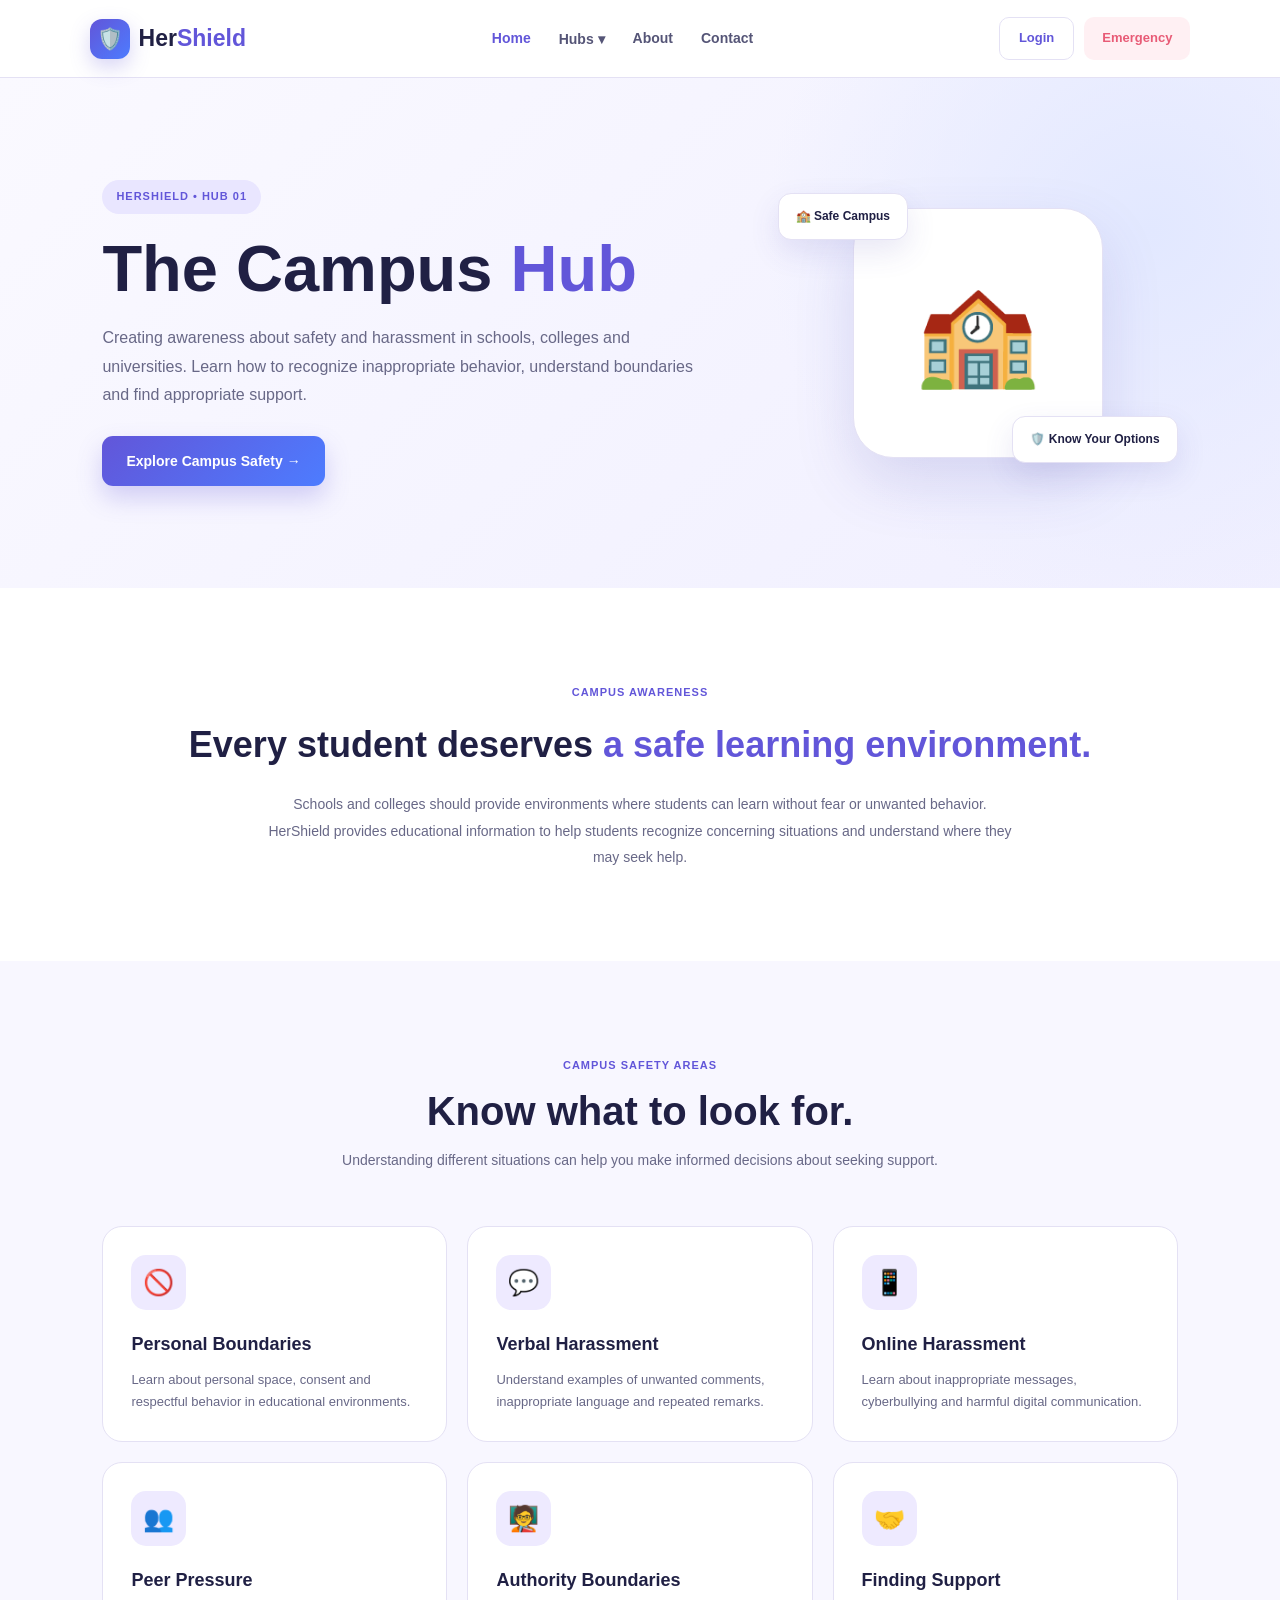
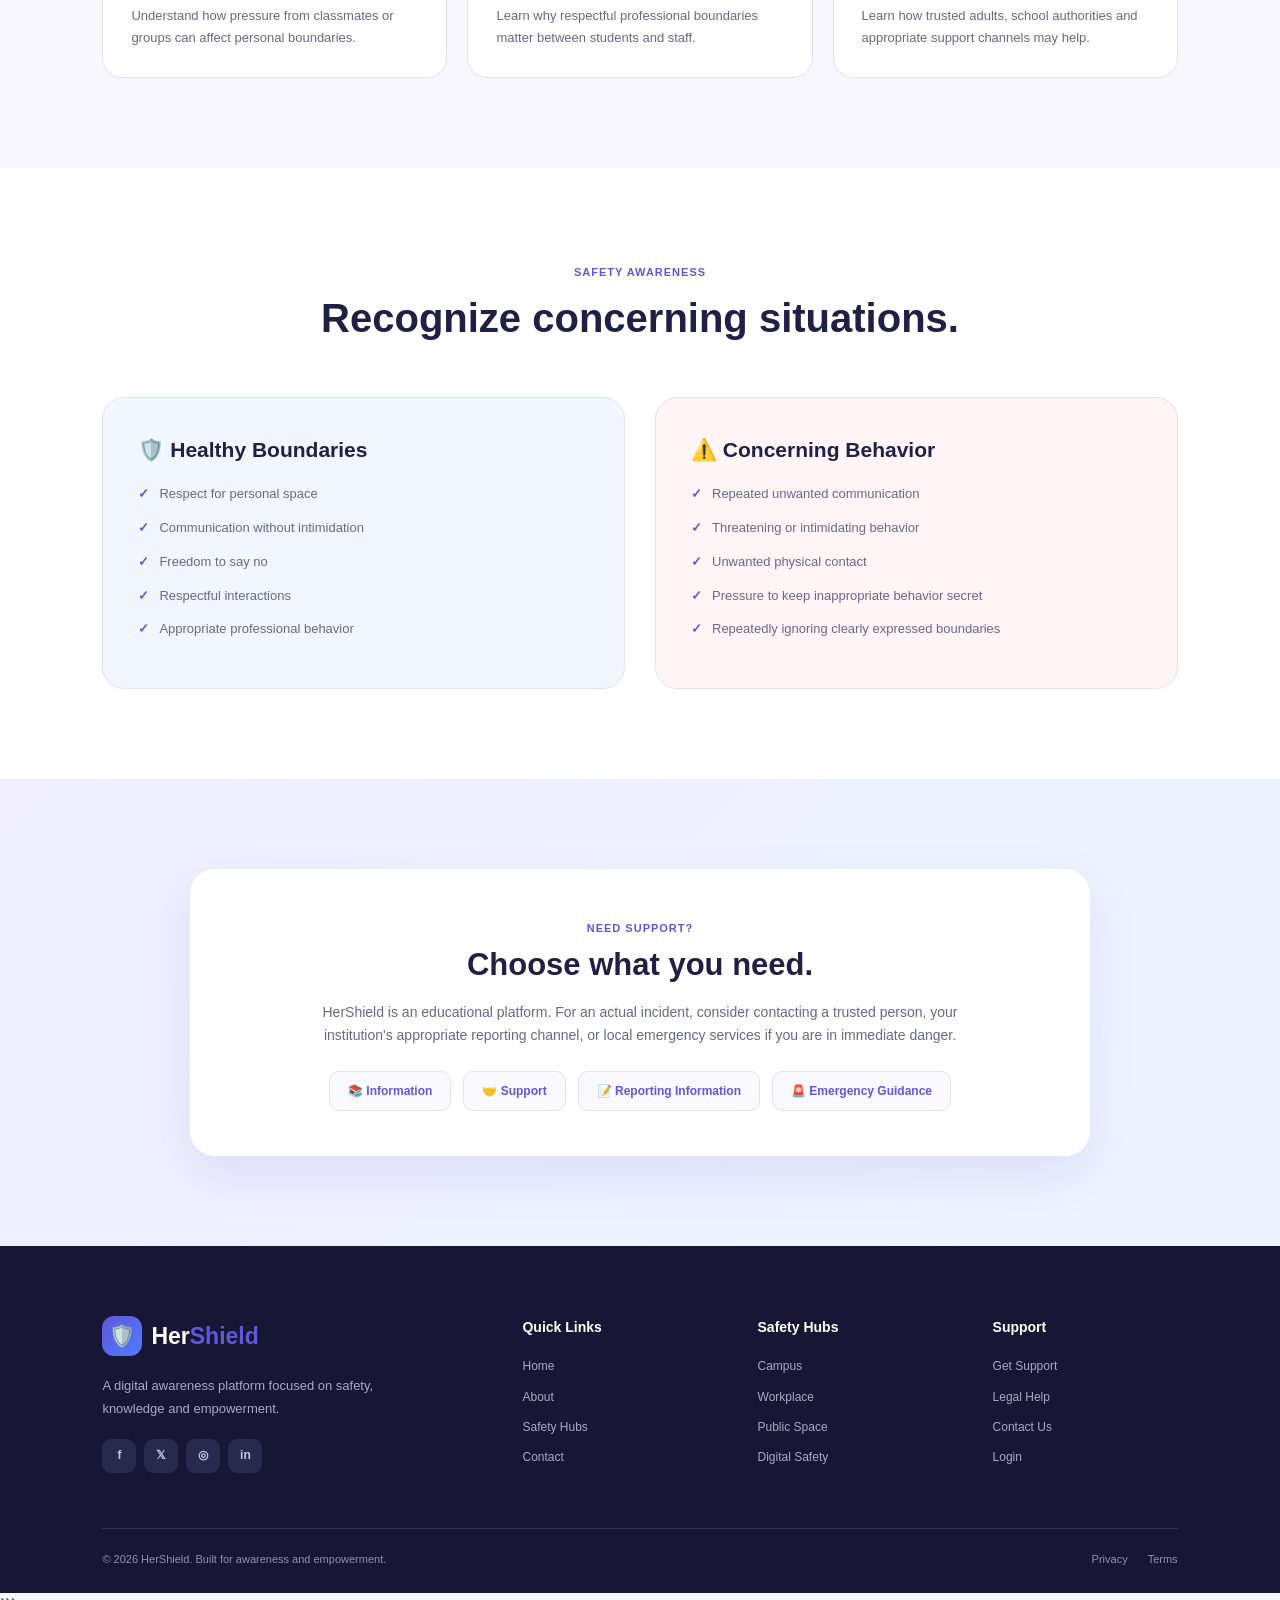
<file: campus-hub.html>
<!DOCTYPE html>
<html lang="en">
<head>
    <meta charset="UTF-8">
    <meta name="viewport" content="width=device-width, initial-scale=1.0">

    <title>Campus Hub | HerShield</title>

    <link rel="stylesheet" href="style.css">

    <style>

        /* ================= CAMPUS PAGE ================= */

        .hub-hero {
            min-height: 480px;
            padding: 80px 8%;
            display: flex;
            align-items: center;
            justify-content: space-between;
            gap: 50px;
            background:
                radial-gradient(circle at 90% 30%, #e2e8ff 0, transparent 32%),
                linear-gradient(135deg, #faf9ff, #f0efff);
        }

        .hub-hero-content {
            max-width: 650px;
        }

        .hub-label {
            display: inline-block;
            padding: 8px 14px;
            border-radius: 30px;
            background: #e9e6ff;
            color: #6256d9;
            font-size: 11px;
            font-weight: 800;
            letter-spacing: 1px;
        }

        .hub-hero h1 {
            font-size: clamp(42px, 6vw, 65px);
            line-height: 1.08;
            margin: 20px 0;
            color: #202044;
        }

        .hub-hero h1 span {
            color: #6256d9;
        }

        .hub-hero p {
            color: #686887;
            font-size: 16px;
            max-width: 600px;
            line-height: 1.8;
        }

        .hub-hero-visual {
            width: 400px;
            height: 350px;
            display: flex;
            align-items: center;
            justify-content: center;
            position: relative;
        }

        .campus-illustration {
            width: 250px;
            height: 250px;
            border-radius: 40px;
            background: white;
            border: 1px solid #e4e1f4;
            box-shadow: 0 25px 60px rgba(77, 68, 170, 0.15);
            display: flex;
            align-items: center;
            justify-content: center;
            font-size: 100px;
        }

        .campus-floating {
            position: absolute;
            padding: 13px 17px;
            background: white;
            border-radius: 13px;
            border: 1px solid #e4e1f4;
            box-shadow: 0 12px 30px rgba(77, 68, 170, 0.12);
            font-size: 12px;
            font-weight: 700;
            color: #202044;
        }

        .campus-floating.one {
            top: 35px;
            left: 0;
        }

        .campus-floating.two {
            right: 0;
            bottom: 45px;
        }


        /* ================= INTRO ================= */

        .campus-intro {
            padding: 90px 8%;
            background: white;
        }

        .campus-intro-inner {
            max-width: 1100px;
            margin: auto;
            text-align: center;
        }

        .campus-intro h2 {
            font-size: 36px;
            margin: 12px 0 18px;
        }

        .campus-intro h2 span {
            color: #6256d9;
        }

        .campus-intro p {
            max-width: 750px;
            margin: auto;
            color: #686887;
            font-size: 14px;
            line-height: 1.9;
        }


        /* ================= CAMPUS TOPICS ================= */

        .campus-topics {
            padding: 90px 8%;
            background: #f8f7ff;
        }

        .topic-grid {
            max-width: 1100px;
            margin: 50px auto 0;
            display: grid;
            grid-template-columns: repeat(3, 1fr);
            gap: 20px;
        }

        .topic-card {
            padding: 28px;
            background: white;
            border: 1px solid #e4e1f4;
            border-radius: 20px;
            transition: 0.3s;
        }

        .topic-card:hover {
            transform: translateY(-7px);
            box-shadow: 0 15px 40px rgba(77, 68, 170, 0.12);
        }

        .topic-icon {
            width: 55px;
            height: 55px;
            display: flex;
            align-items: center;
            justify-content: center;
            border-radius: 15px;
            background: #eeeaff;
            font-size: 25px;
            margin-bottom: 20px;
        }

        .topic-card h3 {
            font-size: 18px;
            margin-bottom: 10px;
        }

        .topic-card p {
            color: #686887;
            font-size: 13px;
            line-height: 1.7;
        }


        /* ================= AWARENESS ================= */

        .awareness-section {
            padding: 90px 8%;
            background: white;
        }

        .awareness-box {
            max-width: 1100px;
            margin: auto;
            display: grid;
            grid-template-columns: 1fr 1fr;
            gap: 30px;
        }

        .awareness-card {
            padding: 35px;
            border-radius: 22px;
            border: 1px solid #e4e1f4;
        }

        .awareness-card.safe {
            background: #f1f7ff;
        }

        .awareness-card.warning {
            background: #fff5f7;
        }

        .awareness-card h3 {
            font-size: 21px;
            margin-bottom: 18px;
        }

        .awareness-card ul {
            list-style: none;
        }

        .awareness-card li {
            margin: 13px 0;
            color: #686887;
            font-size: 13px;
        }

        .awareness-card li::before {
            content: "✓";
            color: #6256d9;
            font-weight: bold;
            margin-right: 10px;
        }


        /* ================= REPORT ================= */

        .campus-report {
            padding: 90px 8%;
            background: linear-gradient(135deg, #f0eeff, #edf4ff);
        }

        .report-box {
            max-width: 900px;
            margin: auto;
            padding: 45px;
            background: white;
            border-radius: 25px;
            box-shadow: 0 20px 50px rgba(77, 68, 170, 0.1);
            text-align: center;
        }

        .report-box h2 {
            font-size: 31px;
            margin-bottom: 12px;
        }

        .report-box p {
            max-width: 650px;
            margin: auto auto 25px;
            color: #686887;
            font-size: 14px;
        }

        .report-options {
            display: flex;
            justify-content: center;
            gap: 12px;
            flex-wrap: wrap;
        }

        .report-option {
            padding: 12px 18px;
            border-radius: 10px;
            border: 1px solid #e4e1f4;
            background: #faf9ff;
            color: #6256d9;
            font-size: 12px;
            font-weight: 700;
            cursor: pointer;
            transition: 0.3s;
        }

        .report-option:hover {
            background: #6256d9;
            color: white;
        }


        /* ================= RESPONSIVE ================= */

        @media (max-width: 850px) {

            .hub-hero {
                flex-direction: column;
                text-align: center;
            }

            .hub-hero p {
                margin: auto;
            }

            .topic-grid {
                grid-template-columns: 1fr 1fr;
            }

            .awareness-box {
                grid-template-columns: 1fr;
            }

        }

        @media (max-width: 600px) {

            .hub-hero {
                padding: 60px 5%;
            }

            .hub-hero-visual {
                width: 100%;
            }

            .topic-grid {
                grid-template-columns: 1fr;
            }

            .report-box {
                padding: 30px 20px;
            }

        }

    </style>
</head>

<body>


<!-- ================= NAVBAR ================= -->

 <header class="navbar">

        <a href="index.html" class="logo">
            <span class="logo-icon">🛡️</span>
            <span>Her<span>Shield</span></span>
        </a>

        <nav id="navMenu">

            <a href="index.html" class="active">Home</a>

            <div class="dropdown">
                <a href="#hubs">Hubs ▾</a>

                <div class="dropdown-menu">
                    <a href="campus-hub.html">Campus Hub</a>
                    <a href="workplace-hub.html">Workplace Hub</a>
                    <a href="public-space-hub.html">Public Space Hub</a>
                    <a href="digital-safety-hub.html">Digital Safety Hub</a>
                    <a href="home-safety-hub.html">Home Safety Hub</a>
                    <a href="support-hub.html">Support Hub</a>
                    <a href="legal-help-hub.html">Legal Help Hub</a>
                </div>
            </div>

            <a href="About.html">About</a>
            <a href="contact.html">Contact</a>

        </nav>

        <div class="nav-buttons">
            <a href="login.html" class="login-btn">Login</a>
            <a href="#emergency" class="emergency-btn">Emergency</a>
        </div>

        <button class="menu-btn" id="menuBtn">☰</button>

    </header>


<!-- ================= HERO ================= -->

<section class="hub-hero">

    <div class="hub-hero-content">

        <span class="hub-label">
            HERSHIELD • HUB 01
        </span>

        <h1>
            The Campus
            <span>Hub</span>
        </h1>

        <p>
            Creating awareness about safety and harassment in
            schools, colleges and universities. Learn how to
            recognize inappropriate behavior, understand
            boundaries and find appropriate support.
        </p>

        <br>

        <a href="#campus-topics" class="primary-btn">
            Explore Campus Safety →
        </a>

    </div>


    <div class="hub-hero-visual">

        <div class="campus-floating one">
            🏫 Safe Campus
        </div>

        <div class="campus-illustration">
            🏫
        </div>

        <div class="campus-floating two">
            🛡️ Know Your Options
        </div>

    </div>

</section>


<!-- ================= INTRO ================= -->

<section class="campus-intro">

    <div class="campus-intro-inner">

        <span class="small-title">
            CAMPUS AWARENESS
        </span>

        <h2>
            Every student deserves
            <span>a safe learning environment.</span>
        </h2>

        <p>
            Schools and colleges should provide environments where
            students can learn without fear or unwanted behavior.
            HerShield provides educational information to help
            students recognize concerning situations and understand
            where they may seek help.
        </p>

    </div>

</section>


<!-- ================= TOPICS ================= -->

<section class="campus-topics" id="campus-topics">

    <div class="section-heading">

        <span>CAMPUS SAFETY AREAS</span>

        <h2>
            Know what to look for.
        </h2>

        <p>
            Understanding different situations can help you
            make informed decisions about seeking support.
        </p>

    </div>


    <div class="topic-grid">


        <div class="topic-card">

            <div class="topic-icon">
                🚫
            </div>

            <h3>Personal Boundaries</h3>

            <p>
                Learn about personal space, consent and
                respectful behavior in educational environments.
            </p>

        </div>


        <div class="topic-card">

            <div class="topic-icon">
                💬
            </div>

            <h3>Verbal Harassment</h3>

            <p>
                Understand examples of unwanted comments,
                inappropriate language and repeated remarks.
            </p>

        </div>


        <div class="topic-card">

            <div class="topic-icon">
                📱
            </div>

            <h3>Online Harassment</h3>

            <p>
                Learn about inappropriate messages, cyberbullying
                and harmful digital communication.
            </p>

        </div>


        <div class="topic-card">

            <div class="topic-icon">
                👥
            </div>

            <h3>Peer Pressure</h3>

            <p>
                Understand how pressure from classmates or
                groups can affect personal boundaries.
            </p>

        </div>


        <div class="topic-card">

            <div class="topic-icon">
                🧑‍🏫
            </div>

            <h3>Authority Boundaries</h3>

            <p>
                Learn why respectful professional boundaries
                matter between students and staff.
            </p>

        </div>


        <div class="topic-card">

            <div class="topic-icon">
                🤝
            </div>

            <h3>Finding Support</h3>

            <p>
                Learn how trusted adults, school authorities
                and appropriate support channels may help.
            </p>

        </div>

    </div>

</section>


<!-- ================= AWARENESS ================= -->

<section class="awareness-section">

    <div class="section-heading">

        <span>SAFETY AWARENESS</span>

        <h2>
            Recognize concerning situations.
        </h2>

    </div>


    <div class="awareness-box">


        <div class="awareness-card safe">

            <h3>🛡️ Healthy Boundaries</h3>

            <ul>

                <li>Respect for personal space</li>

                <li>Communication without intimidation</li>

                <li>Freedom to say no</li>

                <li>Respectful interactions</li>

                <li>Appropriate professional behavior</li>

            </ul>

        </div>


        <div class="awareness-card warning">

            <h3>⚠️ Concerning Behavior</h3>

            <ul>

                <li>Repeated unwanted communication</li>

                <li>Threatening or intimidating behavior</li>

                <li>Unwanted physical contact</li>

                <li>Pressure to keep inappropriate behavior secret</li>

                <li>Repeatedly ignoring clearly expressed boundaries</li>

            </ul>

        </div>

    </div>

</section>


<!-- ================= REPORT ================= -->

<section class="campus-report">

    <div class="report-box">

        <span class="small-title">
            NEED SUPPORT?
        </span>

        <h2>
            Choose what you need.
        </h2>

        <p>
            HerShield is an educational platform. For an actual
            incident, consider contacting a trusted person,
            your institution's appropriate reporting channel,
            or local emergency services if you are in immediate danger.
        </p>


        <div class="report-options">

            <button class="report-option"
                    onclick="showCampusMessage('I need information')">
                📚 Information
            </button>

            <button class="report-option"
                    onclick="showCampusMessage('I want support')">
                🤝 Support
            </button>

            <button class="report-option"
                    onclick="showCampusMessage('I want to learn about reporting')">
                📝 Reporting Information
            </button>

            <button class="report-option"
                    onclick="showCampusMessage('I need emergency guidance')">
                🚨 Emergency Guidance
            </button>

        </div>

    </div>

</section>


<!-- ================= FOOTER ================= -->

  <footer>

        <div class="footer-main">

            <div class="footer-about">

                <a href="index.html" class="logo">
                    <span class="logo-icon">🛡️</span>
                    <span>Her<span>Shield</span></span>
                </a>

                <p>
                    A digital awareness platform focused on
                    safety, knowledge and empowerment.
                </p>

                <div class="socials">
                    <a href="#">f</a>
                    <a href="#">𝕏</a>
                    <a href="#">◎</a>
                    <a href="#">in</a>
                </div>

            </div>


            <div class="footer-links">

                <h4>Quick Links</h4>

                <a href="index.html">Home</a>
                <a href="#about">About</a>
                <a href="#hubs">Safety Hubs</a>
                <a href="contact.html">Contact</a>

            </div>


            <div class="footer-links">

                <h4>Safety Hubs</h4>

                <a href="campus-hub.html">Campus</a>
                <a href="workplace-hub.html">Workplace</a>
                <a href="public-space-hub.html">Public Space</a>
                <a href="digital-safety-hub.html">Digital Safety</a>

            </div>


            <div class="footer-links">

                <h4>Support</h4>

                <a href="support-hub.html">Get Support</a>
                <a href="legal-help-hub.html">Legal Help</a>
                <a href="contact.html">Contact Us</a>
                <a href="login.html">Login</a>

            </div>

        </div>


        <div class="footer-bottom">

            <p>
                © 2026 HerShield. Built for awareness and empowerment.
            </p>

            <div>
                <a href="#">Privacy</a>
                <a href="#">Terms</a>
            </div>

        </div>

    </footer>

<script src="script.js"></script>

<script>

    function showCampusMessage(message) {

        alert(
            message +
            "\n\nPlease use an appropriate trusted person, institutional support channel, or relevant emergency service when necessary."
        );

    }

</script>

</body>
</html>
```
</file>
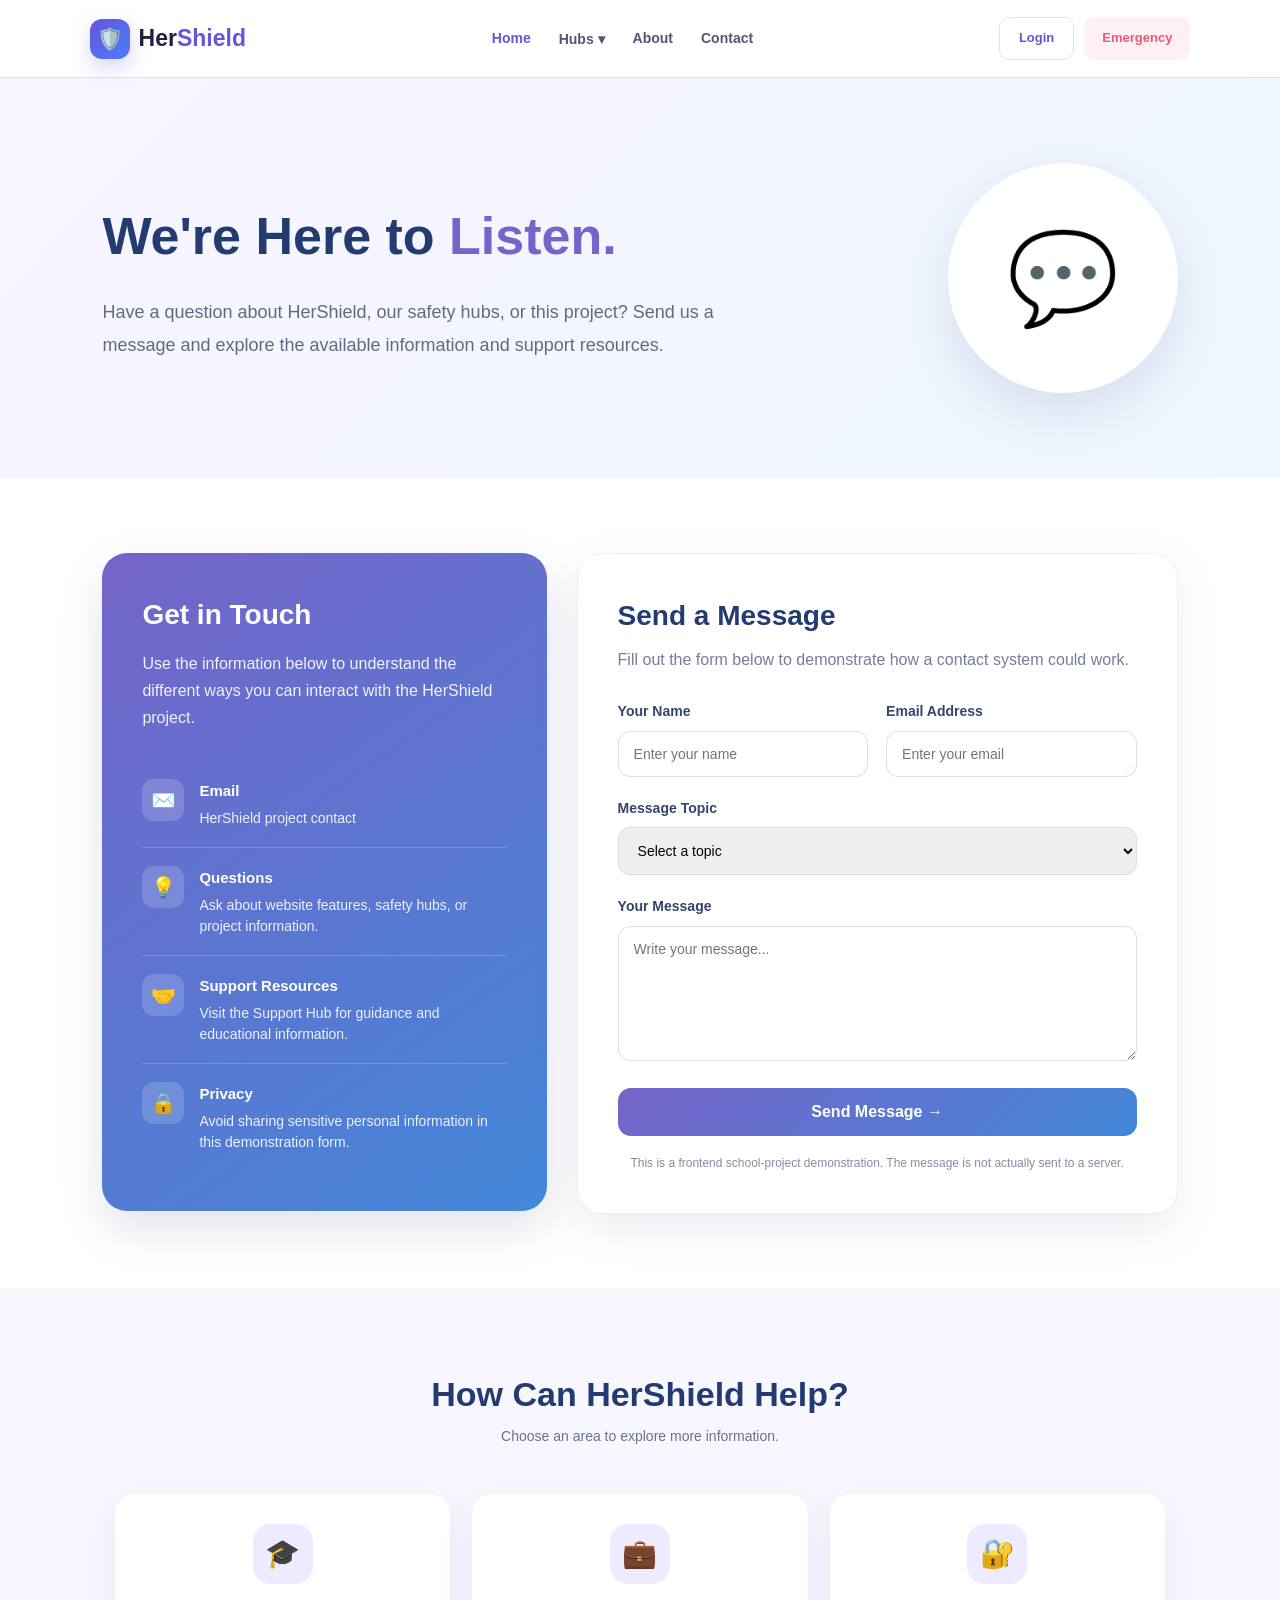
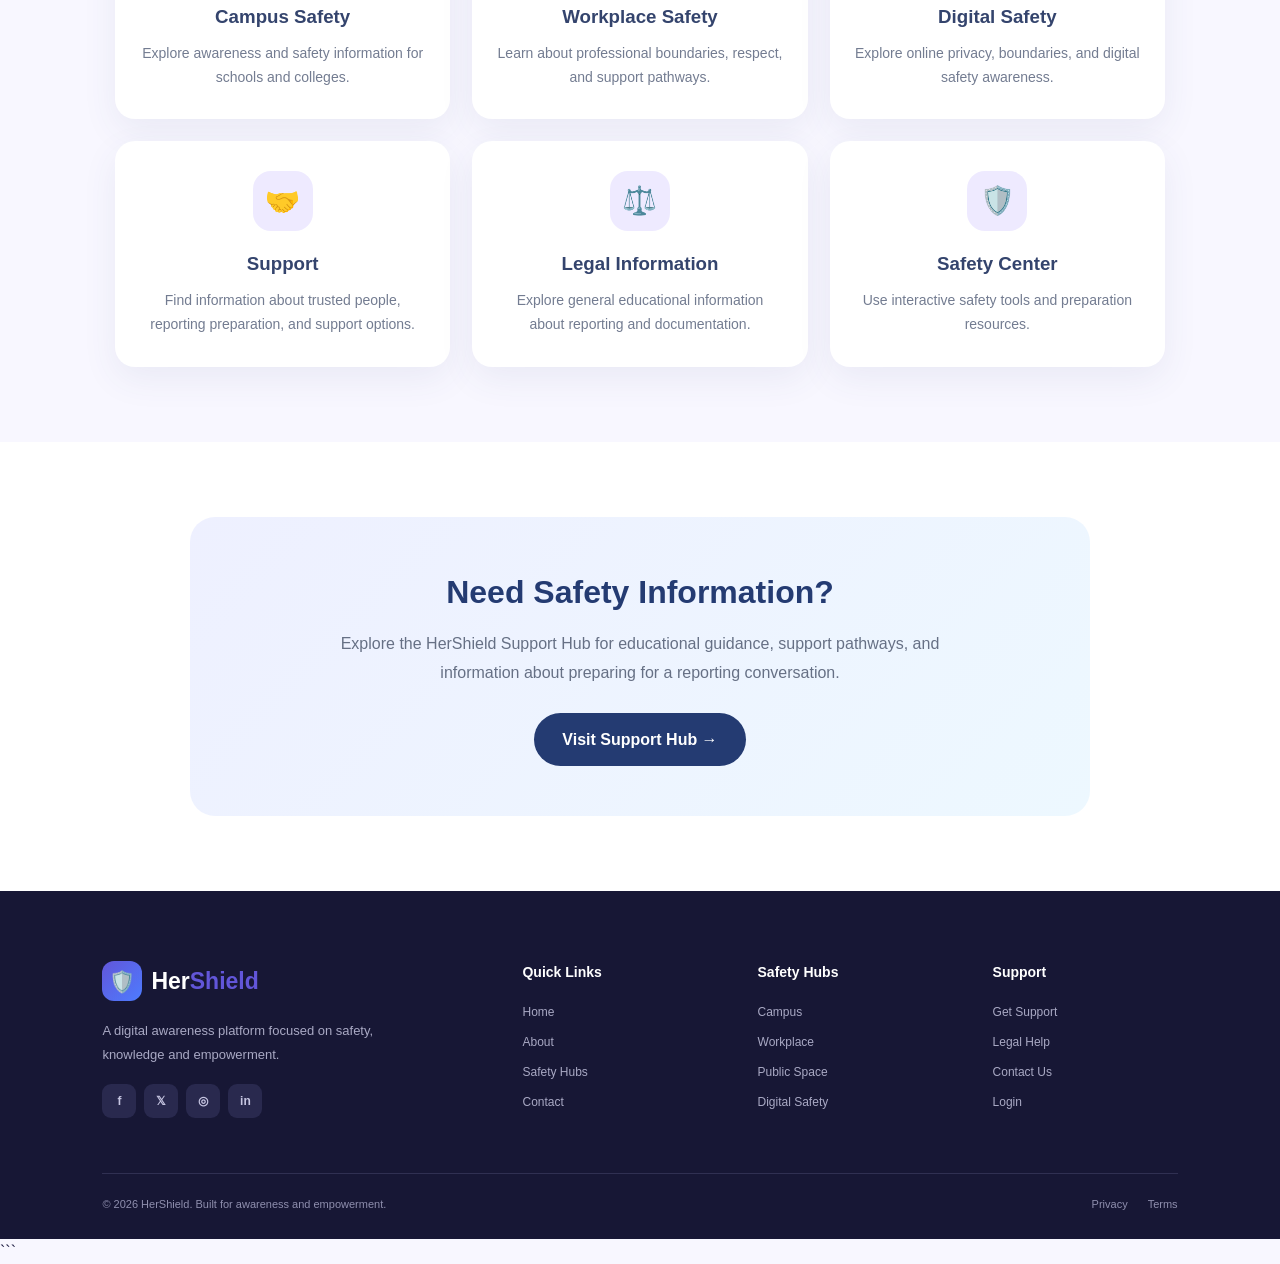
<file: contact.html>
<!DOCTYPE html>
<html lang="en">
<head>
    <meta charset="UTF-8">
    <meta name="viewport" content="width=device-width, initial-scale=1.0">

    <title>Contact | HerShield</title>

    <link rel="stylesheet" href="style.css">

    <style>
        /* =========================
           CONTACT PAGE
        ========================= */

        .contact-hero {
            min-height: 400px;
            display: flex;
            align-items: center;
            justify-content: space-between;
            gap: 50px;
            padding: 70px 8%;
            background: linear-gradient(
                135deg,
                #f8f5ff,
                #eef7ff
            );
        }

        .contact-hero-content {
            max-width: 650px;
        }

        .contact-hero h1 {
            font-size: 52px;
            color: #243b72;
            margin-bottom: 18px;
        }

        .contact-hero h1 span {
            color: #7564c9;
        }

        .contact-hero p {
            color: #606b83;
            font-size: 18px;
            line-height: 1.8;
        }

        .contact-visual {
            width: 230px;
            height: 230px;
            background: white;
            border-radius: 50%;
            display: flex;
            align-items: center;
            justify-content: center;
            font-size: 90px;
            box-shadow: 0 20px 55px rgba(60, 75, 130, 0.14);
            flex-shrink: 0;
        }

        /* =========================
           CONTACT SECTION
        ========================= */

        .contact-section {
            padding: 75px 8%;
            background: white;
        }

        .contact-section.alt {
            background: #f8f7ff;
        }

        .section-heading {
            text-align: center;
            margin-bottom: 45px;
        }

        .section-heading h2 {
            font-size: 34px;
            color: #243b72;
            margin-bottom: 10px;
        }

        .section-heading p {
            color: #68728a;
            line-height: 1.7;
        }

        /* =========================
           CONTACT GRID
        ========================= */

        .contact-grid {
            max-width: 1100px;
            margin: auto;
            display: grid;
            grid-template-columns: 0.85fr 1.15fr;
            gap: 30px;
            align-items: start;
        }

        /* INFO */

        .contact-info {
            background: linear-gradient(
                145deg,
                #7564c9,
                #4387d8
            );
            color: white;
            padding: 40px;
            border-radius: 25px;
            box-shadow: 0 18px 45px rgba(60, 75, 130, 0.15);
        }

        .contact-info h2 {
            font-size: 28px;
            margin-bottom: 12px;
        }

        .contact-info > p {
            color: #eef2ff;
            line-height: 1.7;
            margin-bottom: 30px;
        }

        .contact-item {
            display: flex;
            gap: 15px;
            align-items: flex-start;
            padding: 18px 0;
            border-bottom: 1px solid rgba(255,255,255,0.18);
        }

        .contact-item:last-child {
            border-bottom: none;
        }

        .contact-item-icon {
            width: 42px;
            height: 42px;
            border-radius: 12px;
            background: rgba(255,255,255,0.16);
            display: flex;
            align-items: center;
            justify-content: center;
            font-size: 20px;
            flex-shrink: 0;
        }

        .contact-item h3 {
            font-size: 15px;
            margin-bottom: 5px;
        }

        .contact-item p {
            font-size: 14px;
            color: #edf0ff;
            line-height: 1.5;
        }

        /* FORM */

        .contact-form {
            background: white;
            padding: 40px;
            border-radius: 25px;
            box-shadow: 0 15px 45px rgba(60, 75, 130, 0.10);
            border: 1px solid #eeeeF7;
        }

        .contact-form h2 {
            color: #243b72;
            font-size: 28px;
            margin-bottom: 8px;
        }

        .contact-form-intro {
            color: #747e95;
            margin-bottom: 28px;
            line-height: 1.6;
        }

        .form-row {
            display: grid;
            grid-template-columns: 1fr 1fr;
            gap: 18px;
        }

        .form-group {
            margin-bottom: 20px;
        }

        .form-group label {
            display: block;
            margin-bottom: 8px;
            color: #34446d;
            font-weight: 600;
            font-size: 14px;
        }

        .form-group input,
        .form-group select,
        .form-group textarea {
            width: 100%;
            box-sizing: border-box;
            padding: 14px 15px;
            border: 1px solid #d9ddec;
            border-radius: 12px;
            font-family: inherit;
            font-size: 14px;
            outline: none;
            transition: 0.3s;
        }

        .form-group input:focus,
        .form-group select:focus,
        .form-group textarea:focus {
            border-color: #7564c9;
            box-shadow: 0 0 0 3px rgba(117,100,201,0.10);
        }

        .form-group textarea {
            min-height: 135px;
            resize: vertical;
        }

        .send-button {
            width: 100%;
            border: none;
            padding: 15px;
            border-radius: 13px;
            background: linear-gradient(
                135deg,
                #7564c9,
                #4387d8
            );
            color: white;
            font-size: 16px;
            font-weight: bold;
            cursor: pointer;
            transition: 0.3s;
        }

        .send-button:hover {
            transform: translateY(-2px);
            box-shadow: 0 10px 25px rgba(67,135,216,0.25);
        }

        .form-message {
            display: none;
            margin-top: 18px;
            padding: 14px;
            background: #f0f7ff;
            border-left: 4px solid #4387d8;
            border-radius: 8px;
            color: #53627d;
            font-size: 14px;
            line-height: 1.6;
        }

        .form-note {
            margin-top: 18px;
            text-align: center;
            color: #858da0;
            font-size: 12px;
            line-height: 1.6;
        }

        /* =========================
           HELP CARDS
        ========================= */

        .help-grid {
            max-width: 1050px;
            margin: auto;
            display: grid;
            grid-template-columns: repeat(3, 1fr);
            gap: 22px;
        }

        .help-card {
            background: white;
            padding: 30px 25px;
            border-radius: 20px;
            text-align: center;
            box-shadow: 0 12px 35px rgba(60,75,130,0.08);
            transition: 0.3s;
        }

        .help-card:hover {
            transform: translateY(-6px);
        }

        .help-icon {
            width: 60px;
            height: 60px;
            margin: 0 auto 18px;
            border-radius: 18px;
            background: #eeeaff;
            display: flex;
            align-items: center;
            justify-content: center;
            font-size: 28px;
        }

        .help-card h3 {
            color: #34446d;
            margin-bottom: 10px;
        }

        .help-card p {
            color: #737c91;
            font-size: 14px;
            line-height: 1.7;
        }

        /* =========================
           CTA
        ========================= */

        .contact-cta {
            max-width: 900px;
            margin: auto;
            padding: 50px 30px;
            text-align: center;
            border-radius: 25px;
            background: linear-gradient(
                135deg,
                #eef0ff,
                #edf8ff
            );
        }

        .contact-cta h2 {
            color: #243b72;
            font-size: 32px;
            margin-bottom: 12px;
        }

        .contact-cta p {
            max-width: 650px;
            margin: 0 auto 25px;
            color: #667085;
            line-height: 1.8;
        }

        .cta-button {
            display: inline-block;
            padding: 14px 28px;
            background: #243b72;
            color: white;
            text-decoration: none;
            border-radius: 30px;
            font-weight: bold;
            transition: 0.3s;
        }

        .cta-button:hover {
            background: #7564c9;
            transform: translateY(-2px);
        }

        /* =========================
           RESPONSIVE
        ========================= */

        @media (max-width: 850px) {

            .contact-hero {
                flex-direction: column;
                text-align: center;
            }

            .contact-grid {
                grid-template-columns: 1fr;
            }

            .help-grid {
                grid-template-columns: 1fr 1fr;
            }
        }

        @media (max-width: 600px) {

            .contact-hero h1 {
                font-size: 38px;
            }

            .contact-hero {
                padding: 55px 6%;
            }

            .contact-form,
            .contact-info {
                padding: 28px;
            }

            .form-row {
                grid-template-columns: 1fr;
                gap: 0;
            }

            .help-grid {
                grid-template-columns: 1fr;
            }
        }
    </style>
</head>

<body>

    <!-- =========================
         NAVIGATION
    ========================== -->

     <header class="navbar">

        <a href="index.html" class="logo">
            <span class="logo-icon">🛡️</span>
            <span>Her<span>Shield</span></span>
        </a>

        <nav id="navMenu">

            <a href="index.html" class="active">Home</a>

            <div class="dropdown">
                <a href="#hubs">Hubs ▾</a>

                <div class="dropdown-menu">
                    <a href="campus-hub.html">Campus Hub</a>
                    <a href="workplace-hub.html">Workplace Hub</a>
                    <a href="public-space-hub.html">Public Space Hub</a>
                    <a href="digital-safety-hub.html">Digital Safety Hub</a>
                    <a href="home-safety-hub.html">Home Safety Hub</a>
                    <a href="support-hub.html">Support Hub</a>
                    <a href="legal-help-hub.html">Legal Help Hub</a>
                </div>
            </div>

            <a href="About.html">About</a>
            <a href="contact.html">Contact</a>

        </nav>

        <div class="nav-buttons">
            <a href="login.html" class="login-btn">Login</a>
            <a href="emergancy.html" class="emergency-btn">Emergency</a>
        </div>

        <button class="menu-btn" id="menuBtn">☰</button>

    </header>




    <!-- =========================
         HERO
    ========================== -->

    <section class="contact-hero">

        <div class="contact-hero-content">

            <h1>
                We're Here to
                <span>Listen.</span>
            </h1>

            <p>
                Have a question about HerShield, our safety hubs,
                or this project? Send us a message and explore
                the available information and support resources.
            </p>

        </div>

        <div class="contact-visual">
            💬
        </div>

    </section>


    <!-- =========================
         CONTACT FORM + INFO
    ========================== -->

    <section class="contact-section">

        <div class="contact-grid">


            <!-- CONTACT INFORMATION -->

            <div class="contact-info">

                <h2>Get in Touch</h2>

                <p>
                    Use the information below to understand the
                    different ways you can interact with the
                    HerShield project.
                </p>


                <div class="contact-item">

                    <div class="contact-item-icon">
                        ✉️
                    </div>

                    <div>

                        <h3>Email</h3>

                        <p>
                            HerShield project contact
                        </p>

                    </div>

                </div>


                <div class="contact-item">

                    <div class="contact-item-icon">
                        💡
                    </div>

                    <div>

                        <h3>Questions</h3>

                        <p>
                            Ask about website features,
                            safety hubs, or project information.
                        </p>

                    </div>

                </div>


                <div class="contact-item">

                    <div class="contact-item-icon">
                        🤝
                    </div>

                    <div>

                        <h3>Support Resources</h3>

                        <p>
                            Visit the Support Hub for guidance
                            and educational information.
                        </p>

                    </div>

                </div>


                <div class="contact-item">

                    <div class="contact-item-icon">
                        🔒
                    </div>

                    <div>

                        <h3>Privacy</h3>

                        <p>
                            Avoid sharing sensitive personal
                            information in this demonstration form.
                        </p>

                    </div>

                </div>

            </div>


            <!-- CONTACT FORM -->

            <div class="contact-form">

                <h2>Send a Message</h2>

                <p class="contact-form-intro">
                    Fill out the form below to demonstrate how
                    a contact system could work.
                </p>


                <form id="contactForm">

                    <div class="form-row">

                        <div class="form-group">

                            <label for="name">
                                Your Name
                            </label>

                            <input
                                type="text"
                                id="name"
                                placeholder="Enter your name"
                                required
                            >

                        </div>


                        <div class="form-group">

                            <label for="email">
                                Email Address
                            </label>

                            <input
                                type="email"
                                id="email"
                                placeholder="Enter your email"
                                required
                            >

                        </div>

                    </div>


                    <div class="form-group">

                        <label for="topic">
                            Message Topic
                        </label>

                        <select id="topic" required>

                            <option value="">
                                Select a topic
                            </option>

                            <option value="Website Question">
                                Website Question
                            </option>

                            <option value="Safety Hub">
                                Safety Hub
                            </option>

                            <option value="Technical Issue">
                                Technical Issue
                            </option>

                            <option value="Project Feedback">
                                Project Feedback
                            </option>

                            <option value="Other">
                                Other
                            </option>

                        </select>

                    </div>


                    <div class="form-group">

                        <label for="message">
                            Your Message
                        </label>

                        <textarea
                            id="message"
                            placeholder="Write your message..."
                            required
                        ></textarea>

                    </div>


                    <button
                        type="submit"
                        class="send-button"
                    >
                        Send Message →
                    </button>


                    <div
                        class="form-message"
                        id="formMessage"
                    ></div>


                    <p class="form-note">
                        This is a frontend school-project demonstration.
                        The message is not actually sent to a server.
                    </p>

                </form>

            </div>

        </div>

    </section>


    <!-- =========================
         HOW CAN WE HELP
    ========================== -->

    <section class="contact-section alt">

        <div class="section-heading">

            <h2>How Can HerShield Help?</h2>

            <p>
                Choose an area to explore more information.
            </p>

        </div>


        <div class="help-grid">


            <div class="help-card">

                <div class="help-icon">
                    🎓
                </div>

                <h3>Campus Safety</h3>

                <p>
                    Explore awareness and safety information
                    for schools and colleges.
                </p>

            </div>


            <div class="help-card">

                <div class="help-icon">
                    💼
                </div>

                <h3>Workplace Safety</h3>

                <p>
                    Learn about professional boundaries,
                    respect, and support pathways.
                </p>

            </div>


            <div class="help-card">

                <div class="help-icon">
                    🔐
                </div>

                <h3>Digital Safety</h3>

                <p>
                    Explore online privacy, boundaries,
                    and digital safety awareness.
                </p>

            </div>


            <div class="help-card">

                <div class="help-icon">
                    🤝
                </div>

                <h3>Support</h3>

                <p>
                    Find information about trusted people,
                    reporting preparation, and support options.
                </p>

            </div>


            <div class="help-card">

                <div class="help-icon">
                    ⚖️
                </div>

                <h3>Legal Information</h3>

                <p>
                    Explore general educational information
                    about reporting and documentation.
                </p>

            </div>


            <div class="help-card">

                <div class="help-icon">
                    🛡️
                </div>

                <h3>Safety Center</h3>

                <p>
                    Use interactive safety tools and
                    preparation resources.
                </p>

            </div>

        </div>

    </section>


    <!-- =========================
         CTA
    ========================== -->

    <section class="contact-section">

        <div class="contact-cta">

            <h2>Need Safety Information?</h2>

            <p>
                Explore the HerShield Support Hub for educational
                guidance, support pathways, and information about
                preparing for a reporting conversation.
            </p>

            <a
                href="support-hub.html"
                class="cta-button"
            >
                Visit Support Hub →
            </a>

        </div>

    </section>


    <!-- =========================
         FOOTER
    ========================== -->
 
  <footer>

        <div class="footer-main">

            <div class="footer-about">

                <a href="index.html" class="logo">
                    <span class="logo-icon">🛡️</span>
                    <span>Her<span>Shield</span></span>
                </a>

                <p>
                    A digital awareness platform focused on
                    safety, knowledge and empowerment.
                </p>

                <div class="socials">
                    <a href="#">f</a>
                    <a href="#">𝕏</a>
                    <a href="#">◎</a>
                    <a href="#">in</a>
                </div>

            </div>


            <div class="footer-links">

                <h4>Quick Links</h4>

                <a href="index.html">Home</a>
                <a href="#about">About</a>
                <a href="#hubs">Safety Hubs</a>
                <a href="contact.html">Contact</a>

            </div>


            <div class="footer-links">

                <h4>Safety Hubs</h4>

                <a href="campus-hub.html">Campus</a>
                <a href="workplace-hub.html">Workplace</a>
                <a href="public-space-hub.html">Public Space</a>
                <a href="digital-safety-hub.html">Digital Safety</a>

            </div>


            <div class="footer-links">

                <h4>Support</h4>

                <a href="support-hub.html">Get Support</a>
                <a href="legal-help-hub.html">Legal Help</a>
                <a href="contact.html">Contact Us</a>
                <a href="login.html">Login</a>

            </div>

        </div>


        <div class="footer-bottom">

            <p>
                © 2026 HerShield. Built for awareness and empowerment.
            </p>

            <div>
                <a href="#">Privacy</a>
                <a href="#">Terms</a>
            </div>

        </div>

    </footer>

    <!-- =========================
         JAVASCRIPT
    ========================== -->

    <script>

        const contactForm =
            document.getElementById("contactForm");

        const formMessage =
            document.getElementById("formMessage");


        contactForm.addEventListener(
            "submit",
            function(event) {

                event.preventDefault();

                const name =
                    document.getElementById("name").value;

                const topic =
                    document.getElementById("topic").value;


                formMessage.style.display = "block";

                formMessage.innerHTML =
                    "Thank you, " +
                    name +
                    "! Your message has been prepared under the topic \"" +
                    topic +
                    "\". This school-project form is only a frontend demonstration, so the message has not been sent to a server.";

                contactForm.reset();

            }
        );

    </script>

</body>
</html>
```
</file>
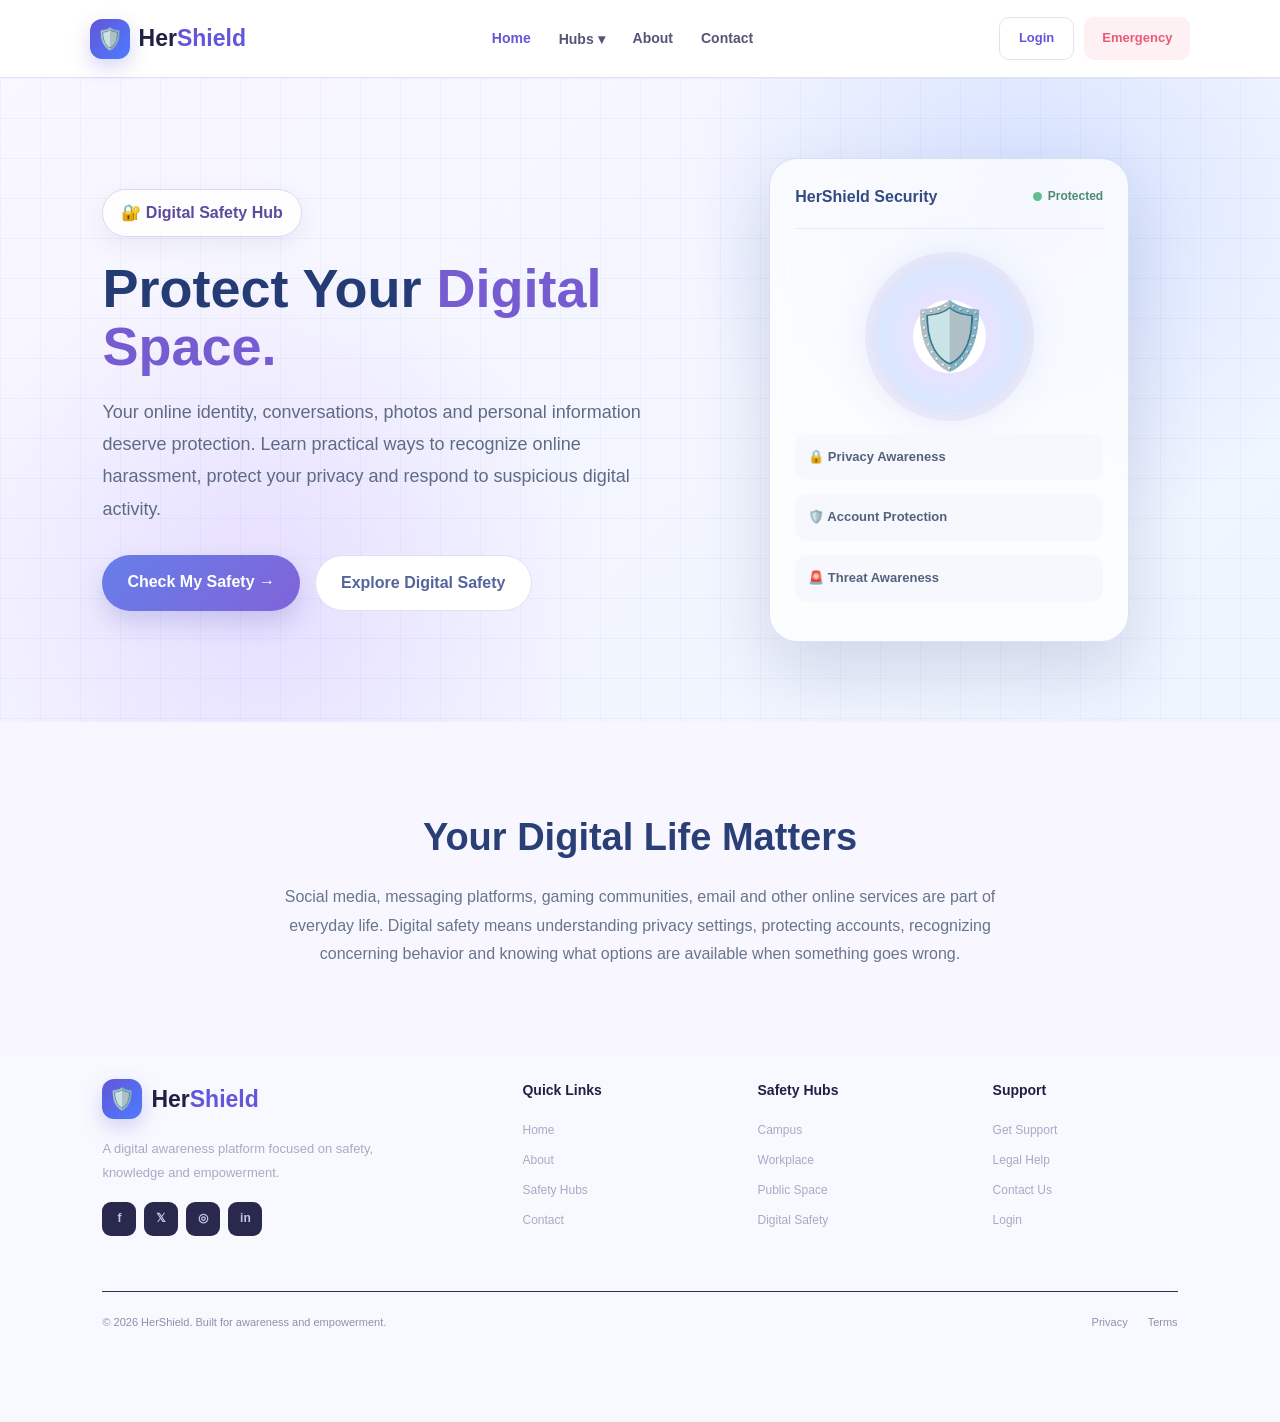
<file: digital-safety-hub.html>
<!DOCTYPE html>
<html lang="en">
<head>
    <meta charset="UTF-8">
    <meta name="viewport" content="width=device-width, initial-scale=1.0">

    <title>Digital Safety Hub | HerShield</title>

    <link rel="stylesheet" href="style.css">

    <style>

        /* =========================================
           DIGITAL SAFETY HUB
        ========================================== */

        .digital-hero {
            min-height: 570px;
            padding: 80px 8%;
            display: flex;
            align-items: center;
            gap: 60px;
            position: relative;
            overflow: hidden;

            background:
                radial-gradient(circle at 80% 20%,
                rgba(98, 145, 255, .20),
                transparent 30%),

                radial-gradient(circle at 20% 80%,
                rgba(160, 112, 255, .18),
                transparent 30%),

                linear-gradient(135deg,
                #f9f7ff,
                #eef5ff);
        }

        /* CYBER GRID EFFECT */

        .digital-hero::before {
            content: "";
            position: absolute;
            inset: 0;

            background-image:
                linear-gradient(rgba(100, 120, 200, .06) 1px, transparent 1px),
                linear-gradient(90deg, rgba(100, 120, 200, .06) 1px, transparent 1px);

            background-size: 40px 40px;

            pointer-events: none;
        }

        .digital-content {
            width: 55%;
            position: relative;
            z-index: 2;
        }

        .digital-badge {
            display: inline-flex;
            align-items: center;
            gap: 8px;

            padding: 10px 18px;

            background: rgba(255,255,255,.85);

            border: 1px solid #ddd7f7;

            border-radius: 30px;

            color: #5c4a9e;

            font-weight: 800;

            box-shadow: 0 8px 25px rgba(60,70,130,.08);
        }

        .digital-content h1 {
            margin-top: 22px;

            font-size: 54px;
            line-height: 1.08;

            color: #243b73;
        }

        .digital-content h1 span {
            color: #765bd1;
        }

        .digital-content p {
            margin-top: 20px;

            max-width: 650px;

            font-size: 18px;
            line-height: 1.8;

            color: #5e6b84;
        }

        .digital-buttons {
            margin-top: 30px;

            display: flex;
            gap: 15px;
            flex-wrap: wrap;
        }

        .digital-button {
            padding: 14px 25px;

            border-radius: 30px;

            text-decoration: none;

            font-weight: 800;

            transition: .3s;
        }

        .digital-primary {
            background: linear-gradient(135deg,#667eea,#8064d8);
            color: white;

            box-shadow: 0 12px 25px rgba(89,93,180,.22);
        }

        .digital-secondary {
            background: white;
            color: #53659c;

            border: 1px solid #dce2f3;
        }

        .digital-button:hover {
            transform: translateY(-4px);
        }


        /* =========================================
           CYBER VISUAL
        ========================================== */

        .cyber-visual {
            width: 45%;

            display: flex;
            justify-content: center;

            position: relative;
            z-index: 2;
        }

        .cyber-panel {
            width: 360px;
            min-height: 390px;

            padding: 25px;

            border-radius: 28px;

            background: rgba(255,255,255,.75);

            border: 1px solid rgba(125,145,210,.25);

            box-shadow:
                0 30px 70px rgba(56,70,130,.18);

            backdrop-filter: blur(12px);
        }

        .panel-top {
            display: flex;
            justify-content: space-between;
            align-items: center;

            padding-bottom: 18px;

            border-bottom: 1px solid #e6e9f4;
        }

        .panel-title {
            font-weight: 800;
            color: #344b82;
        }

        .status {
            display: flex;
            align-items: center;
            gap: 6px;

            font-size: 12px;
            font-weight: 800;

            color: #4b8b72;
        }

        .status-dot {
            width: 9px;
            height: 9px;

            background: #65bd8d;

            border-radius: 50%;
        }

        .shield-circle {
            width: 145px;
            height: 145px;

            margin: 35px auto 25px;

            border-radius: 50%;

            display: flex;
            justify-content: center;
            align-items: center;

            background:
                radial-gradient(circle,
                #ffffff 35%,
                #e8e2ff 36%,
                #dbe8ff 65%,
                #cddaff 100%);

            box-shadow:
                0 0 0 12px rgba(128,100,216,.08),
                0 0 45px rgba(93,124,220,.22);

            font-size: 65px;
        }

        .security-line {
            display: flex;
            align-items: center;
            gap: 12px;

            margin: 14px 0;

            padding: 13px;

            background: #f7f8fd;

            border-radius: 12px;

            color: #52617c;

            font-size: 13px;
            font-weight: 700;
        }


        /* =========================================
           INTRO
        ========================================== */

        .digital-intro {
            padding: 85px 8%;
            text-align: center;
        }

        .digital-intro h2 {
            font-size: 38px;
            color: #293f76;
        }

        .digital-intro p {
            max-width: 760px;

            margin: 15px auto 0;

            color: #68758c;

            line-height: 1.8;
        }


        /* =========================================
           DIGITAL THREATS
        ========================================== */

        .threat-section {
            padding: 25px 8% 90px;

            background: #f8f9ff;
        }

        .section-title {
            text-align: center;
            margin-bottom: 45px;
        }

        .section-title h2 {
            font-size: 37px;
            color: #293f76;
        }

        .section-title p {
            margin-top: 10px;
            color: #6d7890;
        }

        .threat-grid {
            display: grid;

            grid-template-columns: repeat(3,1fr);

            gap: 23px;
        }

        .threat-card {
            position: relative;

            padding: 30px;

            background: white;

            border-radius: 22px;

            border: 1px solid #e7eaf5;

            box-shadow: 0 12px 30px rgba(55,75,130,.07);

            transition: .3s;
        }

        .threat-card:hover {
            transform: translateY(-8px);

            box-shadow:
                0 20px 40px rgba(55,75,130,.13);
        }

        .threat-number {
            position: absolute;

            top: 20px;
            right: 20px;

            font-size: 12px;
            font-weight: 900;

            color: #a19bc5;
        }

        .threat-icon {
            width: 65px;
            height: 65px;

            display: flex;
            justify-content: center;
            align-items: center;

            background: linear-gradient(135deg,
            #eee8ff,
            #e5f0ff);

            border-radius: 18px;

            font-size: 30px;

            margin-bottom: 20px;
        }

        .threat-card h3 {
            color: #30477c;
            margin-bottom: 10px;
        }

        .threat-card p {
            color: #6b778e;

            line-height: 1.7;

            font-size: 14px;
        }


        /* =========================================
           SECURITY HABITS
        ========================================== */

        .security-section {
            padding: 90px 8%;
        }

        .security-container {
            display: grid;

            grid-template-columns: 1fr 1fr;

            gap: 60px;

            align-items: center;
        }

        .security-text h2 {
            font-size: 38px;

            color: #293f76;

            margin-bottom: 18px;
        }

        .security-text > p {
            color: #68758c;

            line-height: 1.8;

            margin-bottom: 25px;
        }

        .security-feature {
            display: flex;

            gap: 15px;

            margin: 18px 0;
        }

        .feature-icon {
            min-width: 48px;
            height: 48px;

            display: flex;
            justify-content: center;
            align-items: center;

            border-radius: 14px;

            background: #eee9ff;

            font-size: 21px;
        }

        .security-feature h4 {
            color: #3a4e7e;
            margin-bottom: 5px;
        }

        .security-feature p {
            color: #717d92;
            font-size: 13px;
            line-height: 1.6;
        }


        /* =========================================
           SECURITY SCORE
        ========================================== */

        .score-card {
            padding: 35px;

            border-radius: 28px;

            background:
                linear-gradient(145deg,
                #f2edff,
                #eaf4ff);

            box-shadow:
                0 20px 50px rgba(59,75,130,.12);

            border: 1px solid #e2e5f2;
        }

        .score-card h3 {
            font-size: 24px;
            color: #30477c;

            margin-bottom: 8px;
        }

        .score-card > p {
            color: #707c92;

            font-size: 14px;

            line-height: 1.6;

            margin-bottom: 25px;
        }

        .score-item {
            display: flex;

            align-items: center;

            gap: 12px;

            padding: 12px 0;

            color: #53627d;

            font-weight: 600;

            font-size: 14px;
        }

        .score-item input {
            width: 19px;
            height: 19px;

            accent-color: #8064d8;
        }

        .score-result {
            margin-top: 25px;

            padding: 20px;

            border-radius: 17px;

            background: white;

            text-align: center;
        }

        .score-result span {
            display: block;

            font-size: 36px;

            font-weight: 900;

            color: #735dca;
        }

        .score-result small {
            color: #707b91;
        }


        /* =========================================
           RED FLAGS
        ========================================== */

        .red-flags {
            padding: 90px 8%;

            background:
                linear-gradient(135deg,
                #f7f3ff,
                #eef7ff);
        }

        .flag-grid {
            display: grid;

            grid-template-columns: repeat(2,1fr);

            gap: 22px;

            max-width: 1000px;

            margin: auto;
        }

        .flag {
            display: flex;

            gap: 16px;

            padding: 23px;

            background: rgba(255,255,255,.88);

            border-radius: 18px;

            box-shadow: 0 8px 25px rgba(55,75,130,.07);
        }

        .flag-symbol {
            width: 42px;
            height: 42px;

            min-width: 42px;

            border-radius: 12px;

            display: flex;
            align-items: center;
            justify-content: center;

            background: #e8e1ff;

            font-size: 20px;
        }

        .flag h3 {
            color: #344a7d;

            font-size: 16px;

            margin-bottom: 5px;
        }

        .flag p {
            color: #707b91;

            font-size: 13px;

            line-height: 1.6;
        }


        /* =========================================
           REPORTING
        ========================================== */

        .report-section {
            padding: 90px 8%;
        }

        .report-box {
            max-width: 1050px;

            margin: auto;

            display: grid;

            grid-template-columns: 1fr 1fr;

            gap: 50px;

            padding: 45px;

            border-radius: 30px;

            background: white;

            box-shadow: 0 20px 55px rgba(56,74,130,.12);

            border: 1px solid #e6e9f3;
        }

        .report-box h2 {
            color: #293f76;

            font-size: 34px;

            margin-bottom: 15px;
        }

        .report-box p {
            color: #69758c;

            line-height: 1.8;
        }

        .report-list {
            list-style: none;

            padding: 0;

            margin-top: 20px;
        }

        .report-list li {
            padding: 12px 15px;

            margin: 10px 0;

            background: #f6f3ff;

            border-radius: 10px;

            color: #506080;

            font-weight: 600;
        }

        .report-action {
            display: flex;

            flex-direction: column;

            justify-content: center;

            align-items: center;

            text-align: center;

            padding: 30px;

            border-radius: 23px;

            background: linear-gradient(145deg,
            #eef5ff,
            #f5efff);
        }

        .report-action .big-icon {
            font-size: 65px;

            margin-bottom: 15px;
        }

        .report-action h3 {
            color: #334a7c;

            margin-bottom: 10px;
        }

        .report-action p {
            font-size: 14px;

            margin-bottom: 20px;
        }

        .report-button {
            padding: 13px 25px;

            background: linear-gradient(135deg,
            #657ee0,
            #8064d8);

            color: white;

            border-radius: 25px;

            text-decoration: none;

            font-weight: 800;
        }


        /* =========================================
           CTA
        ========================================== */

        .digital-cta {
            padding: 30px 8% 90px;
        }

        .digital-cta-box {
            padding: 65px 30px;

            text-align: center;

            color: white;

            border-radius: 32px;

            background:
                linear-gradient(135deg,
                #536fc5,
                #8064d8);

            box-shadow:
                0 25px 55px rgba(71,82,160,.23);
        }

        .digital-cta-box h2 {
            font-size: 38px;

            margin-bottom: 15px;
        }

        .digital-cta-box p {
            max-width: 650px;

            margin: auto;

            line-height: 1.8;

            opacity: .93;
        }

        .digital-cta-button {
            display: inline-block;

            margin-top: 25px;

            padding: 14px 28px;

            background: white;

            color: #5b68b4;

            border-radius: 30px;

            text-decoration: none;

            font-weight: 900;
        }


        /* =========================================
           RESPONSIVE
        ========================================== */

        @media(max-width: 950px) {

            .digital-hero {
                flex-direction: column;
                text-align: center;
            }

            .digital-content,
            .cyber-visual {
                width: 100%;
            }

            .digital-buttons {
                justify-content: center;
            }

            .threat-grid {
                grid-template-columns: repeat(2,1fr);
            }

            .security-container {
                grid-template-columns: 1fr;
            }

            .report-box {
                grid-template-columns: 1fr;
            }

        }


        @media(max-width: 650px) {

            .digital-content h1 {
                font-size: 38px;
            }

            .cyber-panel {
                width: 100%;
                max-width: 350px;
            }

            .threat-grid,
            .flag-grid {
                grid-template-columns: 1fr;
            }

            .digital-intro h2,
            .section-title h2,
            .security-text h2 {
                font-size: 30px;
            }

            .report-box {
                padding: 25px;
            }

        }

    </style>
</head>


<body>


<!-- =========================================
     NAVIGATION
========================================== -->
 <header class="navbar">

        <a href="index.html" class="logo">
            <span class="logo-icon">🛡️</span>
            <span>Her<span>Shield</span></span>
        </a>

        <nav id="navMenu">

            <a href="index.html" class="active">Home</a>

            <div class="dropdown">
                <a href="#hubs">Hubs ▾</a>

                <div class="dropdown-menu">
                    <a href="campus-hub.html">Campus Hub</a>
                    <a href="workplace-hub.html">Workplace Hub</a>
                    <a href="public-space-hub.html">Public Space Hub</a>
                    <a href="digital-safety-hub.html">Digital Safety Hub</a>
                    <a href="home-safety-hub.html">Home Safety Hub</a>
                    <a href="support-hub.html">Support Hub</a>
                    <a href="legal-help-hub.html">Legal Help Hub</a>
                </div>
            </div>

            <a href="About.html">About</a>
            <a href="contact.html">Contact</a>

        </nav>

        <div class="nav-buttons">
            <a href="login.html" class="login-btn">Login</a>
            <a href="emergancy.html" class="emergency-btn">Emergency</a>
        </div>

        <button class="menu-btn" id="menuBtn">☰</button>

    </header>




<!-- =========================================
     HERO
========================================== -->

<section class="digital-hero">


    <div class="digital-content">

        <div class="digital-badge">
            🔐 Digital Safety Hub
        </div>


        <h1>
            Protect Your
            <span>Digital Space.</span>
        </h1>


        <p>
            Your online identity, conversations, photos and personal
            information deserve protection. Learn practical ways to
            recognize online harassment, protect your privacy and
            respond to suspicious digital activity.
        </p>


        <div class="digital-buttons">

            <a href="#security-check"
               class="digital-button digital-primary">
                Check My Safety →
            </a>


            <a href="#digital-threats"
               class="digital-button digital-secondary">
                Explore Digital Safety
            </a>

        </div>

    </div>



    <!-- CYBER VISUAL -->

    <div class="cyber-visual">

        <div class="cyber-panel">

            <div class="panel-top">

                <span class="panel-title">
                    HerShield Security
                </span>

                <span class="status">

                    <span class="status-dot"></span>

                    Protected

                </span>

            </div>


            <div class="shield-circle">
                🛡️
            </div>


            <div class="security-line">
                🔒 Privacy Awareness
            </div>


            <div class="security-line">
                🛡️ Account Protection
            </div>


            <div class="security-line">
                🚨 Threat Awareness
            </div>

        </div>

    </div>

</section>



<!-- =========================================
     INTRO
========================================== -->

<section class="digital-intro">

    <h2>
        Your Digital Life Matters
    </h2>


    <p>
        Social media, messaging platforms, gaming communities,
        email and other online services are part of everyday life.
        Digital safety means understanding privacy settings,
        protecting accounts, recognizing concerning behavior
        and knowing what options are available when something
        goes wrong.
    </p>

</section>



<!-- =========================================
     DIGITAL THREATS
========================================== -->

<section class="threat-section"
         id="digital-threats">


    <div class=
  <footer>

        <div class="footer-main">

            <div class="footer-about">

                <a href="index.html" class="logo">
                    <span class="logo-icon">🛡️</span>
                    <span>Her<span>Shield</span></span>
                </a>

                <p>
                    A digital awareness platform focused on
                    safety, knowledge and empowerment.
                </p>

                <div class="socials">
                    <a href="#">f</a>
                    <a href="#">𝕏</a>
                    <a href="#">◎</a>
                    <a href="#">in</a>
                </div>

            </div>


            <div class="footer-links">

                <h4>Quick Links</h4>

                <a href="index.html">Home</a>
                <a href="#about">About</a>
                <a href="#hubs">Safety Hubs</a>
                <a href="contact.html">Contact</a>

            </div>


            <div class="footer-links">

                <h4>Safety Hubs</h4>

                <a href="campus-hub.html">Campus</a>
                <a href="workplace-hub.html">Workplace</a>
                <a href="public-space-hub.html">Public Space</a>
                <a href="digital-safety-hub.html">Digital Safety</a>

            </div>


            <div class="footer-links">

                <h4>Support</h4>

                <a href="support-hub.html">Get Support</a>
                <a href="legal-help-hub.html">Legal Help</a>
                <a href="contact.html">Contact Us</a>
                <a href="login.html">Login</a>

            </div>

        </div>


        <div class="footer-bottom">

            <p>
                © 2026 HerShield. Built for awareness and empowerment.
            </p>

            <div>
                <a href="#">Privacy</a>
                <a href="#">Terms</a>
            </div>

        </div>

    </footer>
</file>
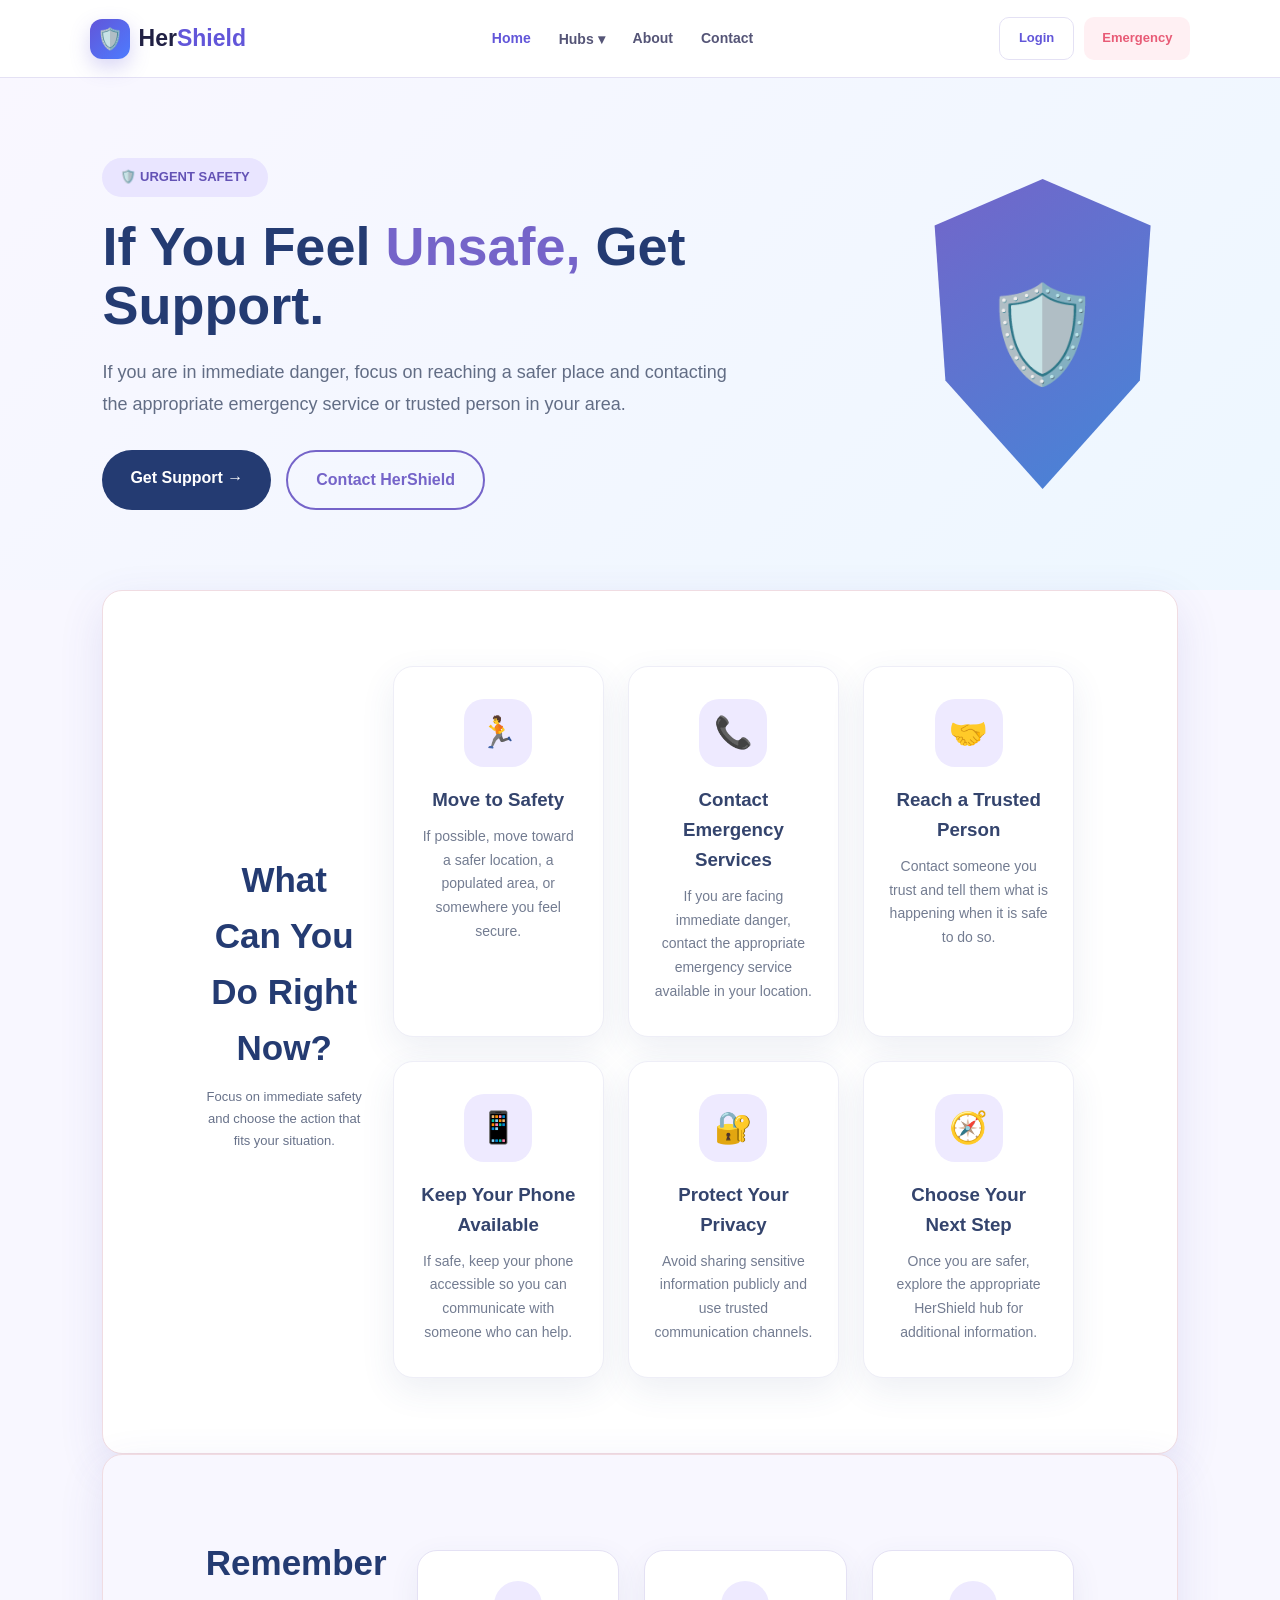
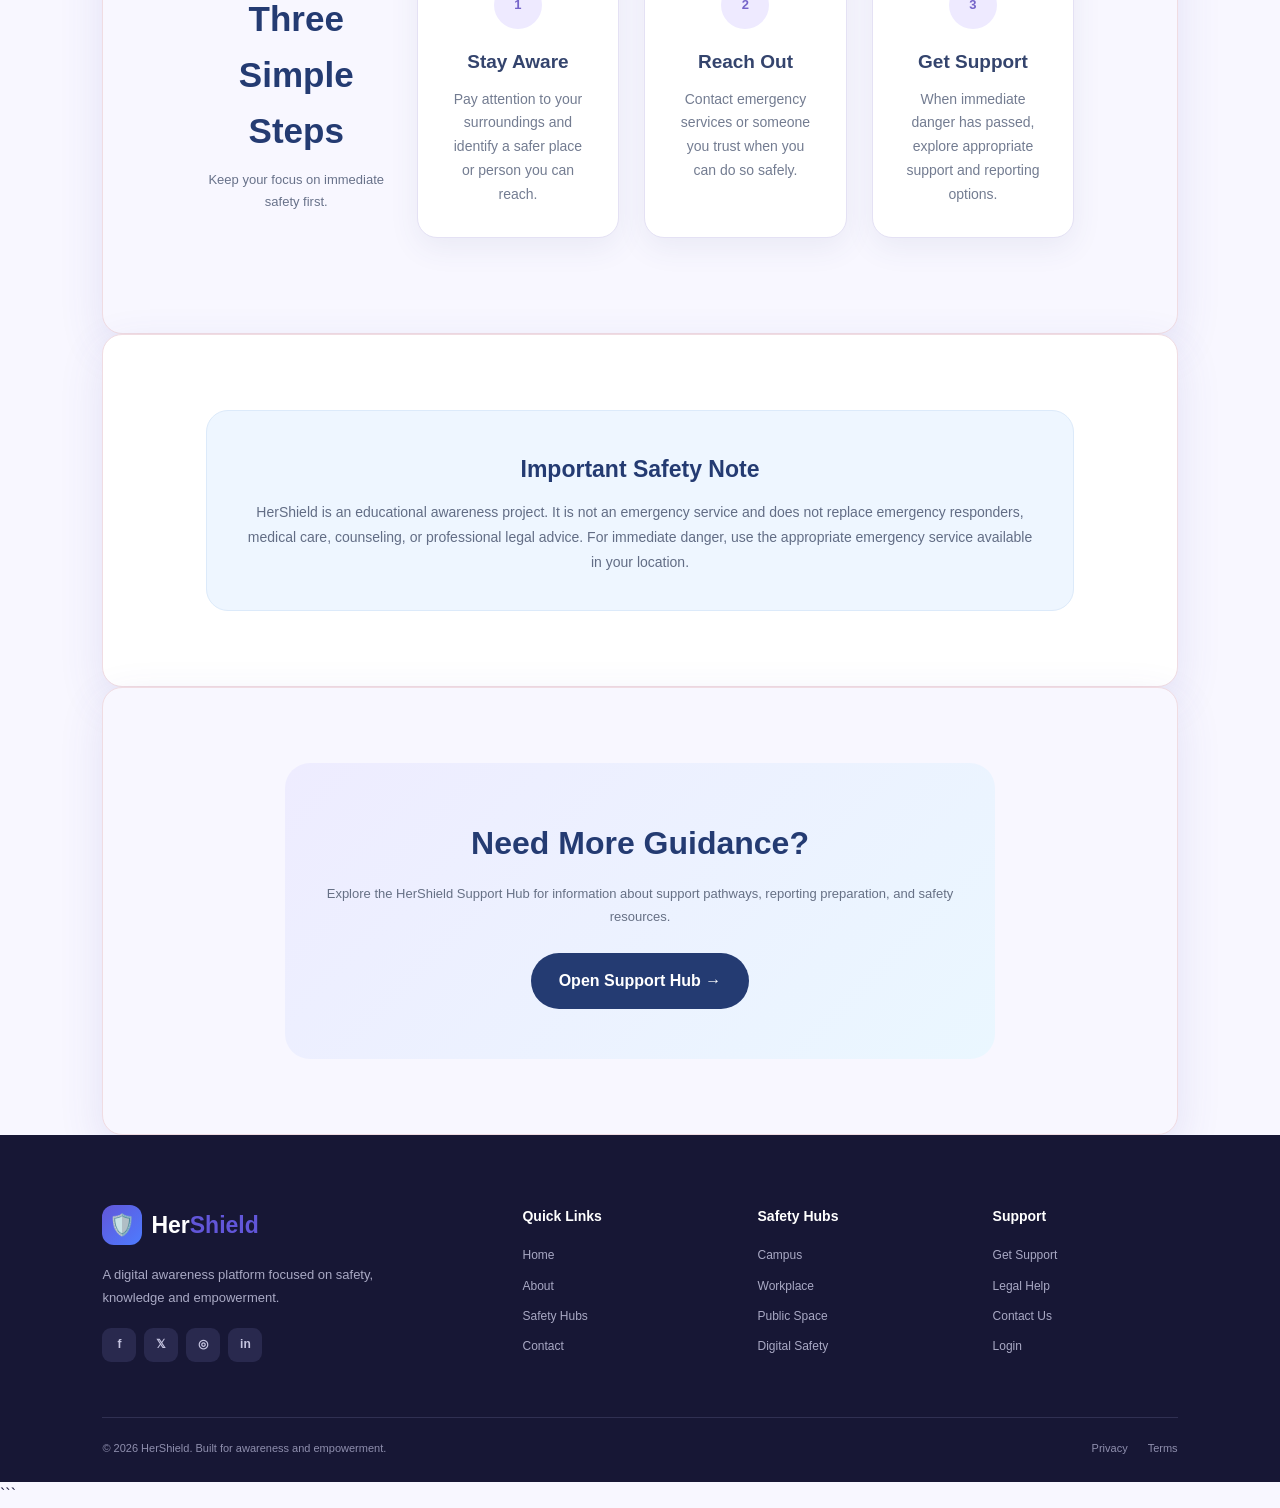
<file: emergancy.html>
<!DOCTYPE html>
<html lang="en">

<head>
    <meta charset="UTF-8">
    <meta name="viewport" content="width=device-width, initial-scale=1.0">

    <title>Emergency | HerShield</title>

    <link rel="stylesheet" href="style.css">

    <style>

        /* =========================
           EMERGENCY HERO
        ========================= */

        .emergency-page {
            background: #f8f7ff;
        }

        .emergency-hero {
            min-height: 480px;
            display: flex;
            align-items: center;
            justify-content: space-between;
            gap: 60px;
            padding: 80px 8%;
            background: linear-gradient(
                135deg,
                #f9f7ff,
                #edf7ff
            );
        }

        .emergency-content {
            max-width: 650px;
        }

        .emergency-label {
            display: inline-block;
            padding: 9px 18px;
            border-radius: 30px;
            background: #e9e5ff;
            color: #6352b5;
            font-size: 13px;
            font-weight: bold;
            margin-bottom: 20px;
        }

        .emergency-content h1 {
            font-size: 54px;
            line-height: 1.1;
            color: #243b72;
            margin-bottom: 20px;
        }

        .emergency-content h1 span {
            color: #7564c9;
        }

        .emergency-content p {
            color: #626d85;
            font-size: 18px;
            line-height: 1.8;
            margin-bottom: 30px;
        }

        .emergency-buttons {
            display: flex;
            gap: 15px;
            flex-wrap: wrap;
        }

        .emergency-main-btn {
            display: inline-block;
            padding: 15px 28px;
            border-radius: 30px;
            background: #243b72;
            color: white;
            text-decoration: none;
            font-weight: bold;
            transition: 0.3s;
        }

        .emergency-main-btn:hover {
            background: #7564c9;
            transform: translateY(-3px);
        }

        .emergency-support-btn {
            display: inline-block;
            padding: 15px 28px;
            border-radius: 30px;
            border: 2px solid #7564c9;
            color: #7564c9;
            text-decoration: none;
            font-weight: bold;
            transition: 0.3s;
        }

        .emergency-support-btn:hover {
            background: #7564c9;
            color: white;
        }


        /* =========================
           SHIELD
        ========================= */

        .emergency-shield {
            width: 270px;
            height: 310px;
            background: linear-gradient(
                145deg,
                #7564c9,
                #4387d8
            );

            clip-path: polygon(
                50% 0%,
                90% 15%,
                86% 65%,
                50% 100%,
                14% 65%,
                10% 15%
            );

            display: flex;
            align-items: center;
            justify-content: center;

            font-size: 95px;

            filter: drop-shadow(
                0 25px 25px rgba(55,70,125,0.20)
            );
        }


        /* =========================
           GENERAL SECTION
        ========================= */

        .emergency-section {
            padding: 75px 8%;
            background: white;
        }

        .emergency-section.light {
            background: #f8f7ff;
        }

        .emergency-heading {
            text-align: center;
            margin-bottom: 45px;
        }

        .emergency-heading h2 {
            color: #243b72;
            font-size: 35px;
            margin-bottom: 10px;
        }

        .emergency-heading p {
            color: #68728a;
            line-height: 1.7;
        }


        /* =========================
           ACTION CARDS
        ========================= */

        .emergency-grid {
            max-width: 1100px;
            margin: auto;

            display: grid;
            grid-template-columns: repeat(3, 1fr);

            gap: 24px;
        }

        .emergency-card {
            padding: 32px 25px;
            background: white;

            border-radius: 20px;

            text-align: center;

            box-shadow:
                0 12px 35px rgba(60,75,130,0.09);

            border: 1px solid #eeeef7;

            transition: 0.3s;
        }

        .emergency-card:hover {
            transform: translateY(-7px);

            box-shadow:
                0 20px 40px rgba(60,75,130,0.14);
        }

        .emergency-icon {
            width: 68px;
            height: 68px;

            margin: 0 auto 18px;

            border-radius: 20px;

            background: #eeeaff;

            display: flex;
            align-items: center;
            justify-content: center;

            font-size: 31px;
        }

        .emergency-card h3 {
            color: #34446d;
            margin-bottom: 10px;
        }

        .emergency-card p {
            color: #737c91;
            font-size: 14px;
            line-height: 1.7;
        }


        /* =========================
           THREE STEPS
        ========================= */

        .steps {
            max-width: 1000px;
            margin: auto;

            display: grid;
            grid-template-columns: repeat(3, 1fr);

            gap: 25px;
        }

        .step {
            background: white;

            padding: 30px;

            border-radius: 20px;

            box-shadow:
                0 10px 30px rgba(60,75,130,0.08);
        }

        .step-number {
            width: 48px;
            height: 48px;

            border-radius: 50%;

            background: #eeeaff;
            color: #7564c9;

            display: flex;
            align-items: center;
            justify-content: center;

            font-weight: bold;

            margin-bottom: 18px;
        }

        .step h3 {
            color: #34446d;
            margin-bottom: 10px;
        }

        .step p {
            color: #737c91;
            font-size: 14px;
            line-height: 1.7;
        }


        /* =========================
           IMPORTANT BOX
        ========================= */

        .important-box {
            max-width: 900px;
            margin: auto;

            padding: 35px;

            text-align: center;

            border-radius: 22px;

            background: #eef6ff;

            border: 1px solid #dceafa;
        }

        .important-box h2 {
            color: #243b72;
            margin-bottom: 12px;
        }

        .important-box p {
            color: #626d85;
            line-height: 1.8;
            font-size: 14px;
        }


        /* =========================
           CTA
        ========================= */

        .emergency-cta {
            max-width: 900px;
            margin: auto;

            text-align: center;

            padding: 50px 30px;

            border-radius: 25px;

            background: linear-gradient(
                135deg,
                #eeecff,
                #eaf7ff
            );
        }

        .emergency-cta h2 {
            color: #243b72;
            font-size: 32px;
            margin-bottom: 12px;
        }

        .emergency-cta p {
            max-width: 650px;
            margin: 0 auto 25px;

            color: #667085;
            line-height: 1.8;
        }


        /* =========================
           RESPONSIVE
        ========================= */

        @media (max-width: 900px) {

            .emergency-hero {
                flex-direction: column;
                text-align: center;
            }

            .emergency-buttons {
                justify-content: center;
            }

            .emergency-grid,
            .steps {
                grid-template-columns: repeat(2, 1fr);
            }

        }

        @media (max-width: 600px) {

            .emergency-hero {
                padding: 60px 6%;
            }

            .emergency-content h1 {
                font-size: 39px;
            }

            .emergency-content p {
                font-size: 16px;
            }

            .emergency-shield {
                width: 190px;
                height: 220px;
                font-size: 70px;
            }

            .emergency-grid,
            .steps {
                grid-template-columns: 1fr;
            }

        }

    </style>
</head>


<body class="emergency-page">


    <!-- =================================
         SAME NAVIGATION AS INDEX
    ================================== -->

    <header class="navbar">

        <a href="index.html" class="logo">
            <span class="logo-icon">🛡️</span>
            <span>Her<span>Shield</span></span>
        </a>

        <nav id="navMenu">

            <a href="index.html" class="active">Home</a>

            <div class="dropdown">
                <a href="#hubs">Hubs ▾</a>

                <div class="dropdown-menu">
                    <a href="campus-hub.html">Campus Hub</a>
                    <a href="workplace-hub.html">Workplace Hub</a>
                    <a href="public-space-hub.html">Public Space Hub</a>
                    <a href="digital-safety-hub.html">Digital Safety Hub</a>
                    <a href="home-safety-hub.html">Home Safety Hub</a>
                    <a href="support-hub.html">Support Hub</a>
                    <a href="legal-help-hub.html">Legal Help Hub</a>
                </div>
            </div>

            <a href="About.html">About</a>
            <a href="contact.html">Contact</a>

        </nav>

        <div class="nav-buttons">
            <a href="login.html" class="login-btn">Login</a>
            <a href="emergancy.html" class="emergency-btn">Emergency</a>
        </div>

        <button class="menu-btn" id="menuBtn">☰</button>

    </header>


    <!-- =================================
         HERO
    ================================== -->

    <section class="emergency-hero">


        <div class="emergency-content">


            <div class="emergency-label">
                🛡️ URGENT SAFETY
            </div>


            <h1>

                If You Feel
                <span>Unsafe,</span>
                Get Support.

            </h1>


            <p>

                If you are in immediate danger, focus on reaching
                a safer place and contacting the appropriate
                emergency service or trusted person in your area.

            </p>


            <div class="emergency-buttons">

                <a
                    href="support-hub.html"
                    class="emergency-main-btn"
                >
                    Get Support →
                </a>


                <a
                    href="contact.html"
                    class="emergency-support-btn"
                >
                    Contact HerShield
                </a>

            </div>

        </div>


        <div class="emergency-shield">
            🛡️
        </div>


    </section>



    <!-- =================================
         QUICK ACTIONS
    ================================== -->

    <section class="emergency-section">


        <div class="emergency-heading">

            <h2>
                What Can You Do Right Now?
            </h2>

            <p>
                Focus on immediate safety and choose the
                action that fits your situation.
            </p>

        </div>


        <div class="emergency-grid">


            <div class="emergency-card">

                <div class="emergency-icon">
                    🏃
                </div>

                <h3>
                    Move to Safety
                </h3>

                <p>
                    If possible, move toward a safer location,
                    a populated area, or somewhere you feel secure.
                </p>

            </div>


            <div class="emergency-card">

                <div class="emergency-icon">
                    📞
                </div>

                <h3>
                    Contact Emergency Services
                </h3>

                <p>
                    If you are facing immediate danger, contact
                    the appropriate emergency service available
                    in your location.
                </p>

            </div>


            <div class="emergency-card">

                <div class="emergency-icon">
                    🤝
                </div>

                <h3>
                    Reach a Trusted Person
                </h3>

                <p>
                    Contact someone you trust and tell them what
                    is happening when it is safe to do so.
                </p>

            </div>


            <div class="emergency-card">

                <div class="emergency-icon">
                    📱
                </div>

                <h3>
                    Keep Your Phone Available
                </h3>

                <p>
                    If safe, keep your phone accessible so you
                    can communicate with someone who can help.
                </p>

            </div>


            <div class="emergency-card">

                <div class="emergency-icon">
                    🔐
                </div>

                <h3>
                    Protect Your Privacy
                </h3>

                <p>
                    Avoid sharing sensitive information publicly
                    and use trusted communication channels.
                </p>

            </div>


            <div class="emergency-card">

                <div class="emergency-icon">
                    🧭
                </div>

                <h3>
                    Choose Your Next Step
                </h3>

                <p>
                    Once you are safer, explore the appropriate
                    HerShield hub for additional information.
                </p>

            </div>


        </div>

    </section>



    <!-- =================================
         THREE STEPS
    ================================== -->

    <section class="emergency-section light">


        <div class="emergency-heading">

            <h2>
                Remember Three Simple Steps
            </h2>

            <p>
                Keep your focus on immediate safety first.
            </p>

        </div>


        <div class="steps">


            <div class="step">

                <div class="step-number">
                    1
                </div>

                <h3>
                    Stay Aware
                </h3>

                <p>
                    Pay attention to your surroundings and
                    identify a safer place or person you can reach.
                </p>

            </div>


            <div class="step">

                <div class="step-number">
                    2
                </div>

                <h3>
                    Reach Out
                </h3>

                <p>
                    Contact emergency services or someone you
                    trust when you can do so safely.
                </p>

            </div>


            <div class="step">

                <div class="step-number">
                    3
                </div>

                <h3>
                    Get Support
                </h3>

                <p>
                    When immediate danger has passed, explore
                    appropriate support and reporting options.
                </p>

            </div>


        </div>

    </section>



    <!-- =================================
         IMPORTANT INFORMATION
    ================================== -->

    <section class="emergency-section">


        <div class="important-box">

            <h2>
                Important Safety Note
            </h2>

            <p>

                HerShield is an educational awareness project.
                It is not an emergency service and does not replace
                emergency responders, medical care, counseling,
                or professional legal advice.

                For immediate danger, use the appropriate
                emergency service available in your location.

            </p>

        </div>


    </section>



    <!-- =================================
         CTA
    ================================== -->

    <section class="emergency-section light">


        <div class="emergency-cta">

            <h2>
                Need More Guidance?
            </h2>

            <p>
                Explore the HerShield Support Hub for information
                about support pathways, reporting preparation,
                and safety resources.
            </p>


            <a
                href="support-hub.html"
                class="emergency-main-btn"
            >
                Open Support Hub →
            </a>

        </div>


    </section>



    <!-- =================================
         SAME FOOTER AS INDEX
    ================================== -->

     <footer>

        <div class="footer-main">

            <div class="footer-about">

                <a href="index.html" class="logo">
                    <span class="logo-icon">🛡️</span>
                    <span>Her<span>Shield</span></span>
                </a>

                <p>
                    A digital awareness platform focused on
                    safety, knowledge and empowerment.
                </p>

                <div class="socials">
                    <a href="#">f</a>
                    <a href="#">𝕏</a>
                    <a href="#">◎</a>
                    <a href="#">in</a>
                </div>

            </div>


            <div class="footer-links">

                <h4>Quick Links</h4>

                <a href="index.html">Home</a>
                <a href="#about">About</a>
                <a href="#hubs">Safety Hubs</a>
                <a href="contact.html">Contact</a>

            </div>


            <div class="footer-links">

                <h4>Safety Hubs</h4>

                <a href="campus-hub.html">Campus</a>
                <a href="workplace-hub.html">Workplace</a>
                <a href="public-space-hub.html">Public Space</a>
                <a href="digital-safety-hub.html">Digital Safety</a>

            </div>


            <div class="footer-links">

                <h4>Support</h4>

                <a href="support-hub.html">Get Support</a>
                <a href="legal-help-hub.html">Legal Help</a>
                <a href="contact.html">Contact Us</a>
                <a href="login.html">Login</a>

            </div>

        </div>


        <div class="footer-bottom">

            <p>
                © 2026 HerShield. Built for awareness and empowerment.
            </p>

            <div>
                <a href="#">Privacy</a>
                <a href="#">Terms</a>
            </div>

        </div>

    </footer>




    <!-- =================================
         JAVASCRIPT
    ================================== -->

    <script>

        const supportButton =
            document.querySelector(".emergency-main-btn");


        supportButton.addEventListener(
            "click",
            function(event) {

                const confirmation =
                    confirm(
                        "If you are in immediate danger, contact the appropriate emergency service in your location. Continue to the HerShield Support Hub?"
                    );

                if (!confirmation) {

                    event.preventDefault();

                }

            }
        );

    </script>


</body>

</html>
```
</file>
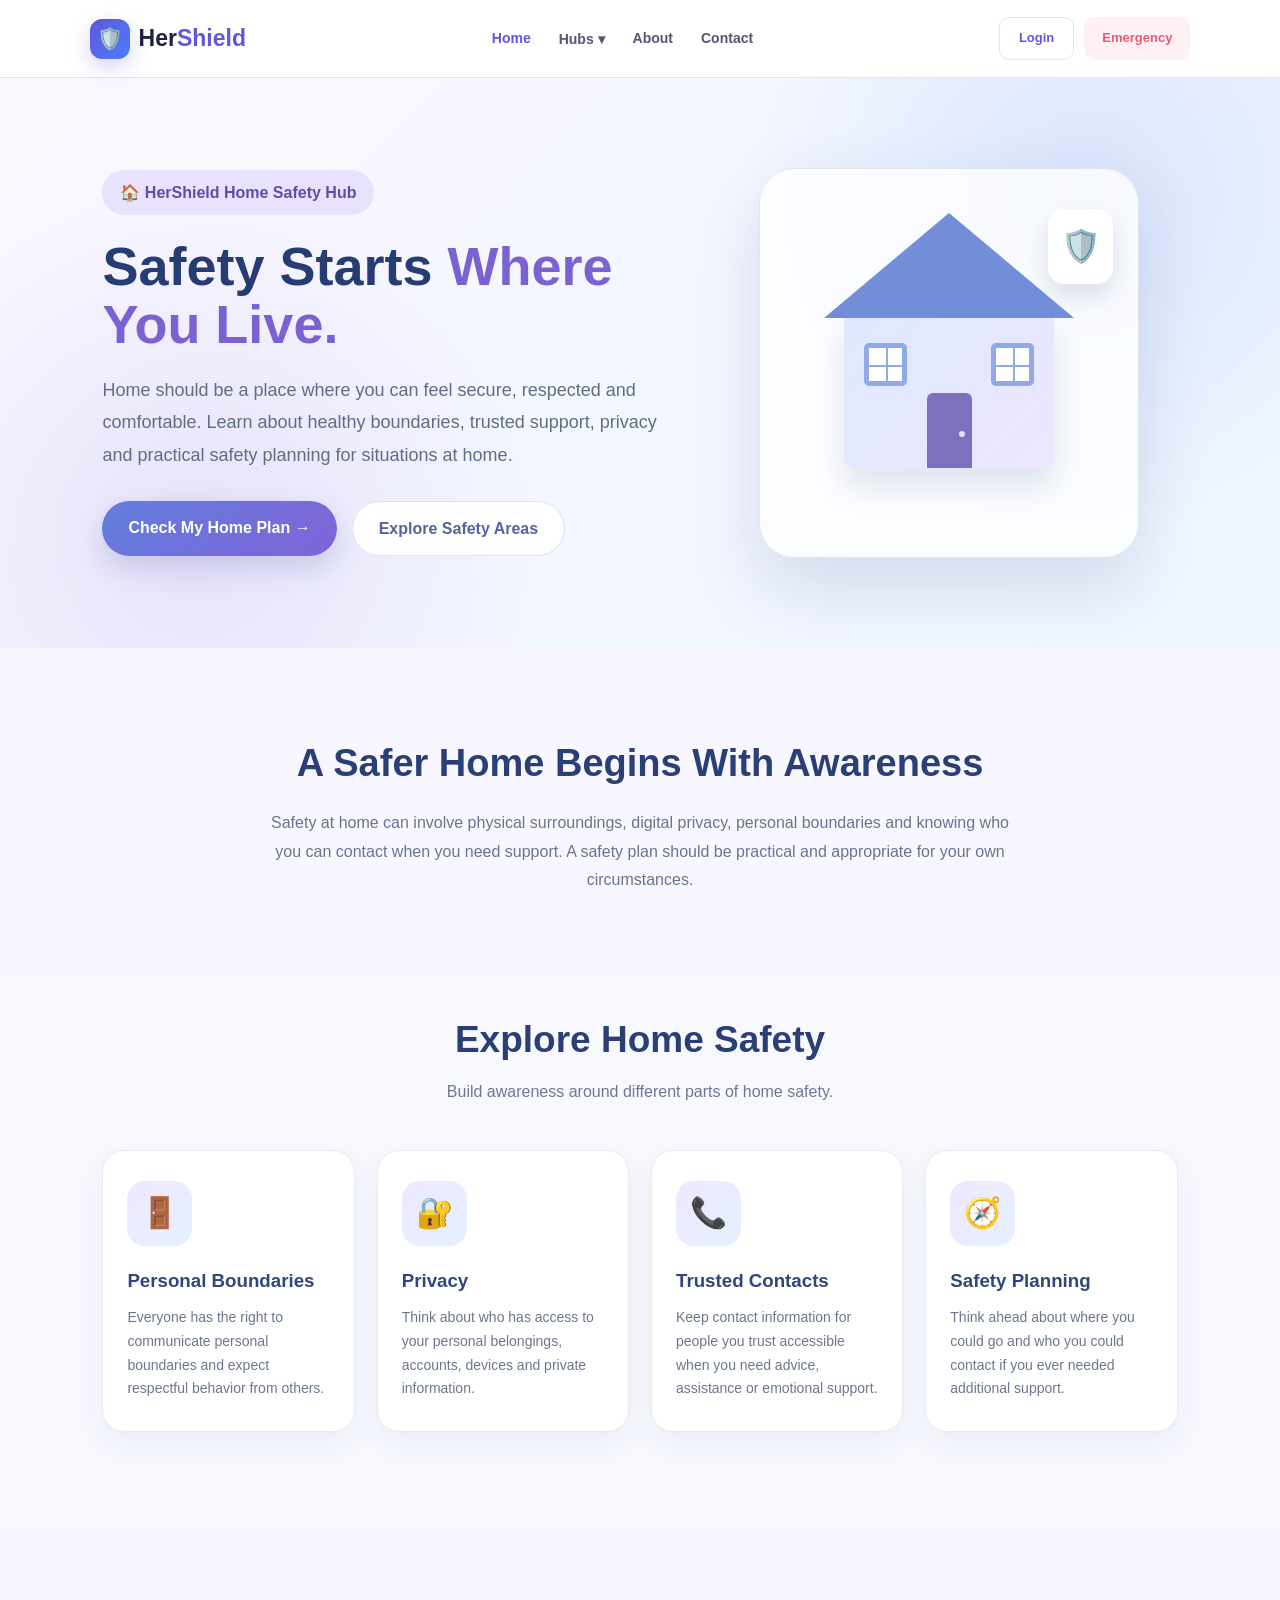
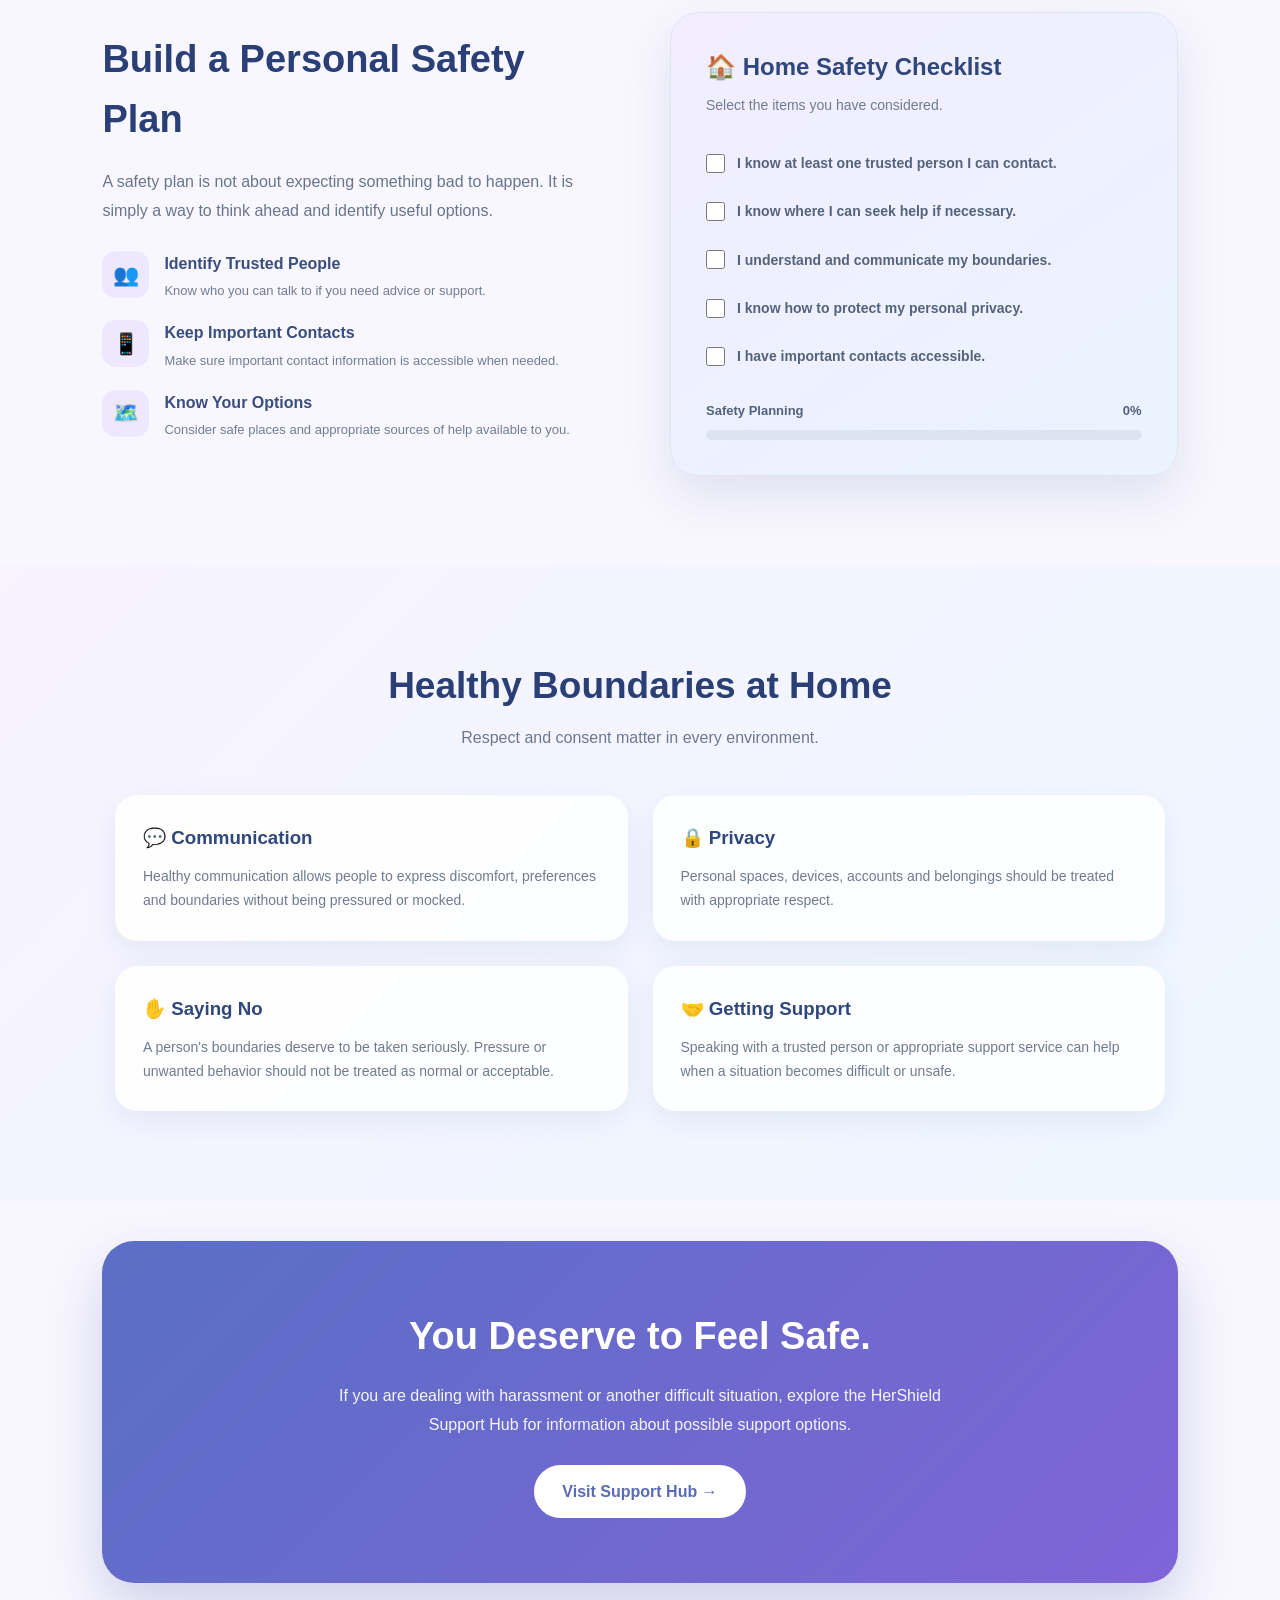
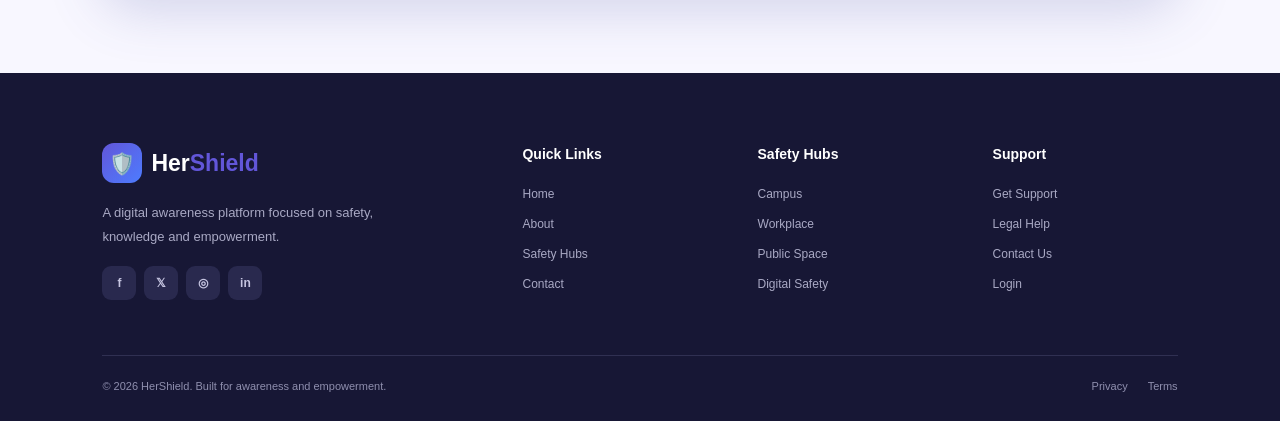
<file: home-safety-hub.html>
<!DOCTYPE html>
<html lang="en">
<head>
    <meta charset="UTF-8">
    <meta name="viewport" content="width=device-width, initial-scale=1.0">

    <title>Home Safety Hub | HerShield</title>

    <link rel="stylesheet" href="style.css">

    <style>

        /* =========================================
           HOME SAFETY HUB
        ========================================== */
.navbar {
    width: 100%;
    height: 78px;
    padding: 0 7%;
    display: flex;
    align-items: center;
    justify-content: space-between;
    background: rgba(255, 255, 255, 0.96);
    border-bottom: 1px solid var(--border);
    position: sticky;
    top: 0;
    z-index: 1000;
    backdrop-filter: blur(12px);
}


/* ---------- LOGO ---------- */

.logo {
    display: flex;
    align-items: center;
    gap: 9px;
    font-size: 23px;
    font-weight: 800;
    color: var(--dark);
}

.logo > span:last-child > span {
    color: var(--primary);
}

.logo-icon {
    width: 40px;
    height: 40px;
    border-radius: 12px;
    display: flex;
    align-items: center;
    justify-content: center;
    background: linear-gradient(135deg, #6256d9, #4d7cff);
    color: white;
    font-size: 21px;
    box-shadow: 0 8px 20px rgba(98, 86, 217, 0.25);
}


/* ---------- NAVIGATION ---------- */

.navbar nav {
    display: flex;
    align-items: center;
    gap: 28px;
}

.navbar nav > a,
.dropdown > a {
    color: #555577;
    font-size: 14px;
    font-weight: 600;
    transition: 0.3s;
}

.navbar nav > a:hover,
.dropdown > a:hover,
.navbar nav .active {
    color: var(--primary);
}


/* ---------- DROPDOWN ---------- */

.dropdown {
    position: relative;
}

.dropdown-menu {
    position: absolute;
    top: 30px;
    left: -20px;
    width: 210px;
    padding: 10px;
    background: white;
    border: 1px solid var(--border);
    border-radius: 14px;
    box-shadow: var(--shadow);
    opacity: 0;
    visibility: hidden;
    transform: translateY(10px);
    transition: 0.3s;
}

.dropdown:hover .dropdown-menu {
    opacity: 1;
    visibility: visible;
    transform: translateY(0);
}

.dropdown-menu a {
    display: block;
    padding: 10px 12px;
    border-radius: 9px;
    color: #555577;
    font-size: 13px;
    font-weight: 600;
}

.dropdown-menu a:hover {
    background: var(--lavender);
    color: var(--primary);
}


/* ---------- NAV BUTTONS ---------- */

.nav-buttons {
    display: flex;
    align-items: center;
    gap: 10px;
}

.login-btn {
    padding: 10px 19px;
    border: 1px solid var(--border);
    border-radius: 10px;
    color: var(--primary);
    font-size: 13px;
    font-weight: 700;
    transition: 0.3s;
}

.login-btn:hover {
    background: var(--lavender);
}

.emergency-btn {
    padding: 11px 18px;
    border-radius: 10px;
    background: #fff0f3;
    color: var(--danger);
    font-size: 13px;
    font-weight: 700;
    transition: 0.3s;
}

.emergency-btn:hover {
    background: var(--danger);
    color: white;
}


/* ---------- MOBILE BUTTON ---------- */

.menu-btn {
    display: none;
    border: none;
    background: var(--lavender);
    color: var(--primary);
    font-size: 23px;
    width: 42px;
    height: 42px;
    border-radius: 10px;
    cursor: pointer;
}

        .home-hero {
            min-height: 570px;
            padding: 80px 8%;

            display: flex;
            align-items: center;
            gap: 60px;

            background:
                radial-gradient(circle at 85% 20%,
                rgba(101,150,240,.18),
                transparent 30%),

                radial-gradient(circle at 15% 80%,
                rgba(159,125,226,.18),
                transparent 30%),

                linear-gradient(135deg,
                #faf8ff,
                #eef6ff);

            overflow: hidden;
        }

        .home-content {
            width: 55%;
        }

        .home-badge {
            display: inline-block;

            padding: 10px 18px;

            background: #e9e2ff;

            color: #604ca3;

            border-radius: 30px;

            font-weight: 800;
        }

        .home-content h1 {
            margin-top: 22px;

            font-size: 54px;

            line-height: 1.08;

            color: #263d73;
        }

        .home-content h1 span {
            color: #7b61d2;
        }

        .home-content p {
            margin-top: 20px;

            max-width: 650px;

            font-size: 18px;

            line-height: 1.8;

            color: #606d84;
        }

        .home-buttons {
            display: flex;

            gap: 15px;

            margin-top: 30px;

            flex-wrap: wrap;
        }

        .home-button {
            padding: 14px 26px;

            border-radius: 30px;

            text-decoration: none;

            font-weight: 800;

            transition: .3s;
        }

        .home-primary {
            background: linear-gradient(135deg,
            #617ddd,
            #8064d8);

            color: white;

            box-shadow:
                0 12px 28px rgba(88,94,180,.22);
        }

        .home-secondary {
            background: white;

            color: #53659b;

            border: 1px solid #dce2f3;
        }

        .home-button:hover {
            transform: translateY(-4px);
        }


        /* =========================================
           HOME VISUAL
        ========================================== */

        .home-visual {
            width: 45%;

            display: flex;

            justify-content: center;
        }

        .house-card {
            width: 380px;
            height: 390px;

            position: relative;

            display: flex;

            justify-content: center;

            align-items: center;

            background: rgba(255,255,255,.78);

            border: 1px solid #e0e5f2;

            border-radius: 35px;

            box-shadow:
                0 30px 70px rgba(54,72,130,.16);
        }

        .house {
            position: relative;

            width: 210px;
            height: 155px;

            margin-top: 55px;

            background: linear-gradient(135deg,
            #dce9ff,
            #eee6ff);

            border-radius: 8px;

            box-shadow:
                0 20px 30px rgba(73,91,150,.15);
        }

        .roof {
            position: absolute;

            width: 0;
            height: 0;

            border-left: 125px solid transparent;
            border-right: 125px solid transparent;
            border-bottom: 105px solid #738ed8;

            top: -100px;
            left: -20px;
        }

        .door {
            position: absolute;

            width: 45px;
            height: 75px;

            bottom: 0;
            left: 83px;

            background: #7f70bd;

            border-radius: 6px 6px 0 0;
        }

        .door::after {
            content: "";

            position: absolute;

            width: 6px;
            height: 6px;

            background: #e8dfff;

            border-radius: 50%;

            right: 7px;
            top: 38px;
        }

        .window {
            position: absolute;

            width: 43px;
            height: 43px;

            background: #ffffff;

            border: 5px solid #91a9e6;

            border-radius: 5px;

            top: 30px;
        }

        .window-left {
            left: 20px;
        }

        .window-right {
            right: 20px;
        }

        .window::before {
            content: "";

            position: absolute;

            left: 50%;

            top: 0;

            height: 100%;

            border-left: 2px solid #91a9e6;
        }

        .window::after {
            content: "";

            position: absolute;

            top: 50%;

            left: 0;

            width: 100%;

            border-top: 2px solid #91a9e6;
        }

        .house-shield {
            position: absolute;

            top: 40px;

            right: 25px;

            width: 65px;
            height: 75px;

            display: flex;

            justify-content: center;

            align-items: center;

            background: white;

            border-radius: 16px;

            box-shadow:
                0 12px 25px rgba(50,70,130,.15);

            font-size: 32px;
        }


        /* =========================================
           INTRO
        ========================================== */

        .home-intro {
            padding: 85px 8%;

            text-align: center;
        }

        .home-intro h2 {
            font-size: 38px;

            color: #293f76;
        }

        .home-intro p {
            max-width: 760px;

            margin: 15px auto 0;

            color: #68758c;

            line-height: 1.8;
        }


        /* =========================================
           HOME SAFETY AREAS
        ========================================== */

        .areas-section {
            padding: 30px 8% 90px;

            background: #f8f9ff;
        }

        .section-title {
            text-align: center;

            margin-bottom: 45px;
        }

        .section-title h2 {
            font-size: 37px;

            color: #293f76;
        }

        .section-title p {
            margin-top: 10px;

            color: #6d7890;
        }

        .areas-grid {
            display: grid;

            grid-template-columns:
            repeat(4,1fr);

            gap: 22px;
        }

        .area-card {
            background: white;

            padding: 30px 24px;

            border-radius: 22px;

            border: 1px solid #e7eaf4;

            box-shadow:
                0 12px 30px rgba(55,75,130,.07);

            transition: .3s;
        }

        .area-card:hover {
            transform: translateY(-8px);

            box-shadow:
                0 20px 40px rgba(55,75,130,.13);
        }

        .area-icon {
            width: 65px;
            height: 65px;

            display: flex;

            justify-content: center;
            align-items: center;

            background:
                linear-gradient(135deg,
                #eee8ff,
                #e5f0ff);

            border-radius: 18px;

            font-size: 30px;

            margin-bottom: 20px;
        }

        .area-card h3 {
            color: #30477c;

            margin-bottom: 10px;
        }

        .area-card p {
            color: #6b778e;

            font-size: 14px;

            line-height: 1.7;
        }


        /* =========================================
           HOME PLAN
        ========================================== */

        .plan-section {
            padding: 90px 8%;
        }

        .plan-container {
            display: grid;

            grid-template-columns:
            1fr 1fr;

            gap: 60px;

            align-items: center;
        }

        .plan-text h2 {
            font-size: 38px;

            color: #293f76;

            margin-bottom: 18px;
        }

        .plan-text > p {
            color: #68758c;

            line-height: 1.8;

            margin-bottom: 25px;
        }

        .plan-point {
            display: flex;

            gap: 15px;

            margin: 18px 0;
        }

        .plan-point-icon {
            min-width: 47px;
            height: 47px;

            display: flex;

            justify-content: center;
            align-items: center;

            border-radius: 14px;

            background: #eee8ff;

            font-size: 21px;
        }

        .plan-point h4 {
            color: #3a4e7e;

            margin-bottom: 5px;
        }

        .plan-point p {
            color: #727d91;

            font-size: 13px;

            line-height: 1.6;
        }


        /* =========================================
           HOME CHECKLIST
        ========================================== */

        .home-check-card {
            padding: 35px;

            border-radius: 28px;

            background:
                linear-gradient(145deg,
                #f2edff,
                #eaf4ff);

            border: 1px solid #e1e5f2;

            box-shadow:
                0 20px 50px rgba(58,75,130,.12);
        }

        .home-check-card h3 {
            color: #30477c;

            font-size: 24px;

            margin-bottom: 8px;
        }

        .home-check-card > p {
            color: #707b91;

            font-size: 14px;

            line-height: 1.6;

            margin-bottom: 22px;
        }

        .home-check {
            display: flex;

            align-items: center;

            gap: 12px;

            padding: 13px 0;

            color: #53627d;

            font-size: 14px;

            font-weight: 600;
        }

        .home-check input {
            width: 19px;
            height: 19px;

            accent-color: #8064d8;
        }

        .home-progress {
            margin-top: 20px;
        }

        .home-progress-top {
            display: flex;

            justify-content: space-between;

            color: #52617c;

            font-size: 13px;

            font-weight: 800;

            margin-bottom: 8px;
        }

        .home-progress-bar {
            height: 10px;

            background: #dce3f1;

            border-radius: 20px;

            overflow: hidden;
        }

        .home-progress-fill {
            width: 0%;

            height: 100%;

            background:
                linear-gradient(90deg,
                #8064d8,
                #5e96e8);

            transition: .3s;
        }


        /* =========================================
           BOUNDARIES
        ========================================== */

        .boundaries-section {
            padding: 90px 8%;

            background:
                linear-gradient(135deg,
                #f7f3ff,
                #eef7ff);
        }

        .boundary-grid {
            display: grid;

            grid-template-columns:
            repeat(2,1fr);

            gap: 25px;

            max-width: 1050px;

            margin: auto;
        }

        .boundary-card {
            padding: 28px;

            background: rgba(255,255,255,.88);

            border-radius: 22px;

            box-shadow:
                0 10px 28px rgba(55,75,130,.08);
        }

        .boundary-card h3 {
            color: #30477c;

            margin-bottom: 12px;
        }

        .boundary-card p {
            color: #707b91;

            line-height: 1.7;

            font-size: 14px;
        }


        /* =========================================
           SUPPORT CTA
        ========================================== */

        .home-cta {
            padding: 40px 8% 90px;
        }

        .home-cta-box {
            padding: 65px 30px;

            text-align: center;

            color: white;

            border-radius: 32px;

            background:
                linear-gradient(135deg,
                #596fc4,
                #8064d8);

            box-shadow:
                0 25px 55px rgba(72,82,160,.23);
        }

        .home-cta-box h2 {
            font-size: 38px;

            margin-bottom: 15px;
        }

        .home-cta-box p {
            max-width: 650px;

            margin: auto;

            line-height: 1.8;

            opacity: .93;
        }

        .home-cta-button {
            display: inline-block;

            margin-top: 25px;

            padding: 14px 28px;

            background: white;

            color: #596bb3;

            border-radius: 30px;

            text-decoration: none;

            font-weight: 900;
        }


        /* =========================================
           RESPONSIVE
        ========================================== */

        @media(max-width: 1000px) {

            .home-hero {
                flex-direction: column;

                text-align: center;
            }

            .home-content,
            .home-visual {
                width: 100%;
            }

            .home-buttons {
                justify-content: center;
            }

            .areas-grid {
                grid-template-columns:
                repeat(2,1fr);
            }

            .plan-container {
                grid-template-columns: 1fr;
            }

        }


        @media(max-width: 650px) {

            .home-content h1 {
                font-size: 38px;
            }

            .house-card {
                width: 100%;
                max-width: 350px;
            }

            .areas-grid,
            .boundary-grid {
                grid-template-columns: 1fr;
            }

            .home-intro h2,
            .section-title h2,
            .plan-text h2 {
                font-size: 30px;
            }

        }

    </style>
</head>


<body>


<!-- =========================================
     NAVIGATION
========================================== -->

 <header class="navbar">

        <a href="index.html" class="logo">
            <span class="logo-icon">🛡️</span>
            <span>Her<span>Shield</span></span>
        </a>

        <nav id="navMenu">

            <a href="index.html" class="active">Home</a>

            <div class="dropdown">
                <a href="#hubs">Hubs ▾</a>

                <div class="dropdown-menu">
                    <a href="campus-hub.html">Campus Hub</a>
                    <a href="workplace-hub.html">Workplace Hub</a>
                    <a href="public-space-hub.html">Public Space Hub</a>
                    <a href="digital-safety-hub.html">Digital Safety Hub</a>
                    <a href="home-safety-hub.html">Home Safety Hub</a>
                    <a href="support-hub.html">Support Hub</a>
                    <a href="legal-help-hub.html">Legal Help Hub</a>
                </div>
            </div>

            <a href="About.html">About</a>
            <a href="contact.html">Contact</a>

        </nav>

        <div class="nav-buttons">
            <a href="login.html" class="login-btn">Login</a>
            <a href="emergancy.html" class="emergency-btn">Emergency</a>
        </div>

        <button class="menu-btn" id="menuBtn">☰</button>

    </header>



<!-- =========================================
     HERO
========================================== -->

<section class="home-hero">


    <div class="home-content">

        <span class="home-badge">
            🏠 HerShield Home Safety Hub
        </span>


        <h1>
            Safety Starts
            <span>Where You Live.</span>
        </h1>


        <p>
            Home should be a place where you can feel secure,
            respected and comfortable. Learn about healthy
            boundaries, trusted support, privacy and practical
            safety planning for situations at home.
        </p>


        <div class="home-buttons">

            <a href="#home-check"
               class="home-button home-primary">
                Check My Home Plan →
            </a>


            <a href="#home-areas"
               class="home-button home-secondary">
                Explore Safety Areas
            </a>

        </div>

    </div>



    <!-- HOME VISUAL -->

    <div class="home-visual">

        <div class="house-card">

            <div class="house-shield">
                🛡️
            </div>


            <div class="house">

                <div class="roof"></div>

                <div class="window window-left"></div>

                <div class="window window-right"></div>

                <div class="door"></div>

            </div>

        </div>

    </div>

</section>



<!-- =========================================
     INTRO
========================================== -->

<section class="home-intro">

    <h2>
        A Safer Home Begins With Awareness
    </h2>


    <p>
        Safety at home can involve physical surroundings,
        digital privacy, personal boundaries and knowing
        who you can contact when you need support. A safety
        plan should be practical and appropriate for your
        own circumstances.
    </p>

</section>



<!-- =========================================
     HOME SAFETY AREAS
========================================== -->

<section class="areas-section"
         id="home-areas">


    <div class="section-title">

        <h2>
            Explore Home Safety
        </h2>


        <p>
            Build awareness around different parts of home safety.
        </p>

    </div>


    <div class="areas-grid">


        <div class="area-card">

            <div class="area-icon">
                🚪
            </div>

            <h3>
                Personal Boundaries
            </h3>

            <p>
                Everyone has the right to communicate personal
                boundaries and expect respectful behavior from
                others.
            </p>

        </div>



        <div class="area-card">

            <div class="area-icon">
                🔐
            </div>

            <h3>
                Privacy
            </h3>

            <p>
                Think about who has access to your personal
                belongings, accounts, devices and private
                information.
            </p>

        </div>



        <div class="area-card">

            <div class="area-icon">
                📞
            </div>

            <h3>
                Trusted Contacts
            </h3>

            <p>
                Keep contact information for people you trust
                accessible when you need advice, assistance
                or emotional support.
            </p>

        </div>



        <div class="area-card">

            <div class="area-icon">
                🧭
            </div>

            <h3>
                Safety Planning
            </h3>

            <p>
                Think ahead about where you could go and who
                you could contact if you ever needed additional
                support.
            </p>

        </div>


    </div>

</section>



<!-- =========================================
     SAFETY PLAN
========================================== -->

<section class="plan-section">


    <div class="plan-container">


        <div class="plan-text">

            <h2>
                Build a Personal Safety Plan
            </h2>


            <p>
                A safety plan is not about expecting something
                bad to happen. It is simply a way to think ahead
                and identify useful options.
            </p>


            <div class="plan-point">

                <div class="plan-point-icon">
                    👥
                </div>

                <div>

                    <h4>
                        Identify Trusted People
                    </h4>

                    <p>
                        Know who you can talk to if you need
                        advice or support.
                    </p>

                </div>

            </div>



            <div class="plan-point">

                <div class="plan-point-icon">
                    📱
                </div>

                <div>

                    <h4>
                        Keep Important Contacts
                    </h4>

                    <p>
                        Make sure important contact information
                        is accessible when needed.
                    </p>

                </div>

            </div>



            <div class="plan-point">

                <div class="plan-point-icon">
                    🗺️
                </div>

                <div>

                    <h4>
                        Know Your Options
                    </h4>

                    <p>
                        Consider safe places and appropriate
                        sources of help available to you.
                    </p>

                </div>

            </div>

        </div>



        <!-- CHECKLIST -->

        <div class="home-check-card"
             id="home-check">

            <h3>
                🏠 Home Safety Checklist
            </h3>


            <p>
                Select the items you have considered.
            </p>


            <label class="home-check">

                <input type="checkbox"
                       class="home-checkbox">

                I know at least one trusted person I can contact.

            </label>


            <label class="home-check">

                <input type="checkbox"
                       class="home-checkbox">

                I know where I can seek help if necessary.

            </label>


            <label class="home-check">

                <input type="checkbox"
                       class="home-checkbox">

                I understand and communicate my boundaries.

            </label>


            <label class="home-check">

                <input type="checkbox"
                       class="home-checkbox">

                I know how to protect my personal privacy.

            </label>


            <label class="home-check">

                <input type="checkbox"
                       class="home-checkbox">

                I have important contacts accessible.

            </label>


            <div class="home-progress">

                <div class="home-progress-top">

                    <span>
                        Safety Planning
                    </span>

                    <span id="homePercent">
                        0%
                    </span>

                </div>


                <div class="home-progress-bar">

                    <div class="home-progress-fill"
                         id="homeProgress">
                    </div>

                </div>

            </div>

        </div>

    </div>

</section>



<!-- =========================================
     BOUNDARIES
========================================== -->

<section class="boundaries-section">


    <div class="section-title">

        <h2>
            Healthy Boundaries at Home
        </h2>


        <p>
            Respect and consent matter in every environment.
        </p>

    </div>


    <div class="boundary-grid">


        <div class="boundary-card">

            <h3>
                💬 Communication
            </h3>

            <p>
                Healthy communication allows people to express
                discomfort, preferences and boundaries without
                being pressured or mocked.
            </p>

        </div>



        <div class="boundary-card">

            <h3>
                🔒 Privacy
            </h3>

            <p>
                Personal spaces, devices, accounts and belongings
                should be treated with appropriate respect.
            </p>

        </div>



        <div class="boundary-card">

            <h3>
                ✋ Saying No
            </h3>

            <p>
                A person's boundaries deserve to be taken
                seriously. Pressure or unwanted behavior should
                not be treated as normal or acceptable.
            </p>

        </div>



        <div class="boundary-card">

            <h3>
                🤝 Getting Support
            </h3>

            <p>
                Speaking with a trusted person or appropriate
                support service can help when a situation becomes
                difficult or unsafe.
            </p>

        </div>


    </div>

</section>



<!-- =========================================
     CTA
========================================== -->

<section class="home-cta">


    <div class="home-cta-box">

        <h2>
            You Deserve to Feel Safe.
        </h2>


        <p>
            If you are dealing with harassment or another
            difficult situation, explore the HerShield Support
            Hub for information about possible support options.
        </p>


        <a href="support-hub.html"
           class="home-cta-button">

            Visit Support Hub →

        </a>

    </div>

</section>



<!-- =========================================
     FOOTER
========================================== -->

  <footer>

        <div class="footer-main">

            <div class="footer-about">

                <a href="index.html" class="logo">
                    <span class="logo-icon">🛡️</span>
                    <span>Her<span>Shield</span></span>
                </a>

                <p>
                    A digital awareness platform focused on
                    safety, knowledge and empowerment.
                </p>

                <div class="socials">
                    <a href="#">f</a>
                    <a href="#">𝕏</a>
                    <a href="#">◎</a>
                    <a href="#">in</a>
                </div>

            </div>


            <div class="footer-links">

                <h4>Quick Links</h4>

                <a href="index.html">Home</a>
                <a href="#about">About</a>
                <a href="#hubs">Safety Hubs</a>
                <a href="contact.html">Contact</a>

            </div>


            <div class="footer-links">

                <h4>Safety Hubs</h4>

                <a href="campus-hub.html">Campus</a>
                <a href="workplace-hub.html">Workplace</a>
                <a href="public-space-hub.html">Public Space</a>
                <a href="digital-safety-hub.html">Digital Safety</a>

            </div>


            <div class="footer-links">

                <h4>Support</h4>

                <a href="support-hub.html">Get Support</a>
                <a href="legal-help-hub.html">Legal Help</a>
                <a href="contact.html">Contact Us</a>
                <a href="login.html">Login</a>

            </div>

        </div>


        <div class="footer-bottom">

            <p>
                © 2026 HerShield. Built for awareness and empowerment.
            </p>

            <div>
                <a href="#">Privacy</a>
                <a href="#">Terms</a>
            </div>

        </div>

    </footer>



<!-- =========================================
     MAIN JAVASCRIPT
========================================== -->

<script src="script.js"></script>



<!-- =========================================
     HOME SAFETY JAVASCRIPT
========================================== -->

<script>

    const homeCheckboxes =
        document.querySelectorAll(".home-checkbox");

    const homeProgress =
        document.getElementById("homeProgress");

    const homePercent =
        document.getElementById("homePercent");


    function updateHomeProgress() {

        let completed = 0;


        homeCheckboxes.forEach(function(box) {

            if (box.checked) {

                completed++;

            }

        });


        const percentage =
            Math.round(
                (completed / homeCheckboxes.length) * 100
            );


        homeProgress.style.width =
            percentage + "%";


        homePercent.textContent =
            percentage + "%";

    }


    homeCheckboxes.forEach(function(box) {

        box.addEventListener(
            "change",
            updateHomeProgress
        );

    });

</script>


</body>
</html>
</file>
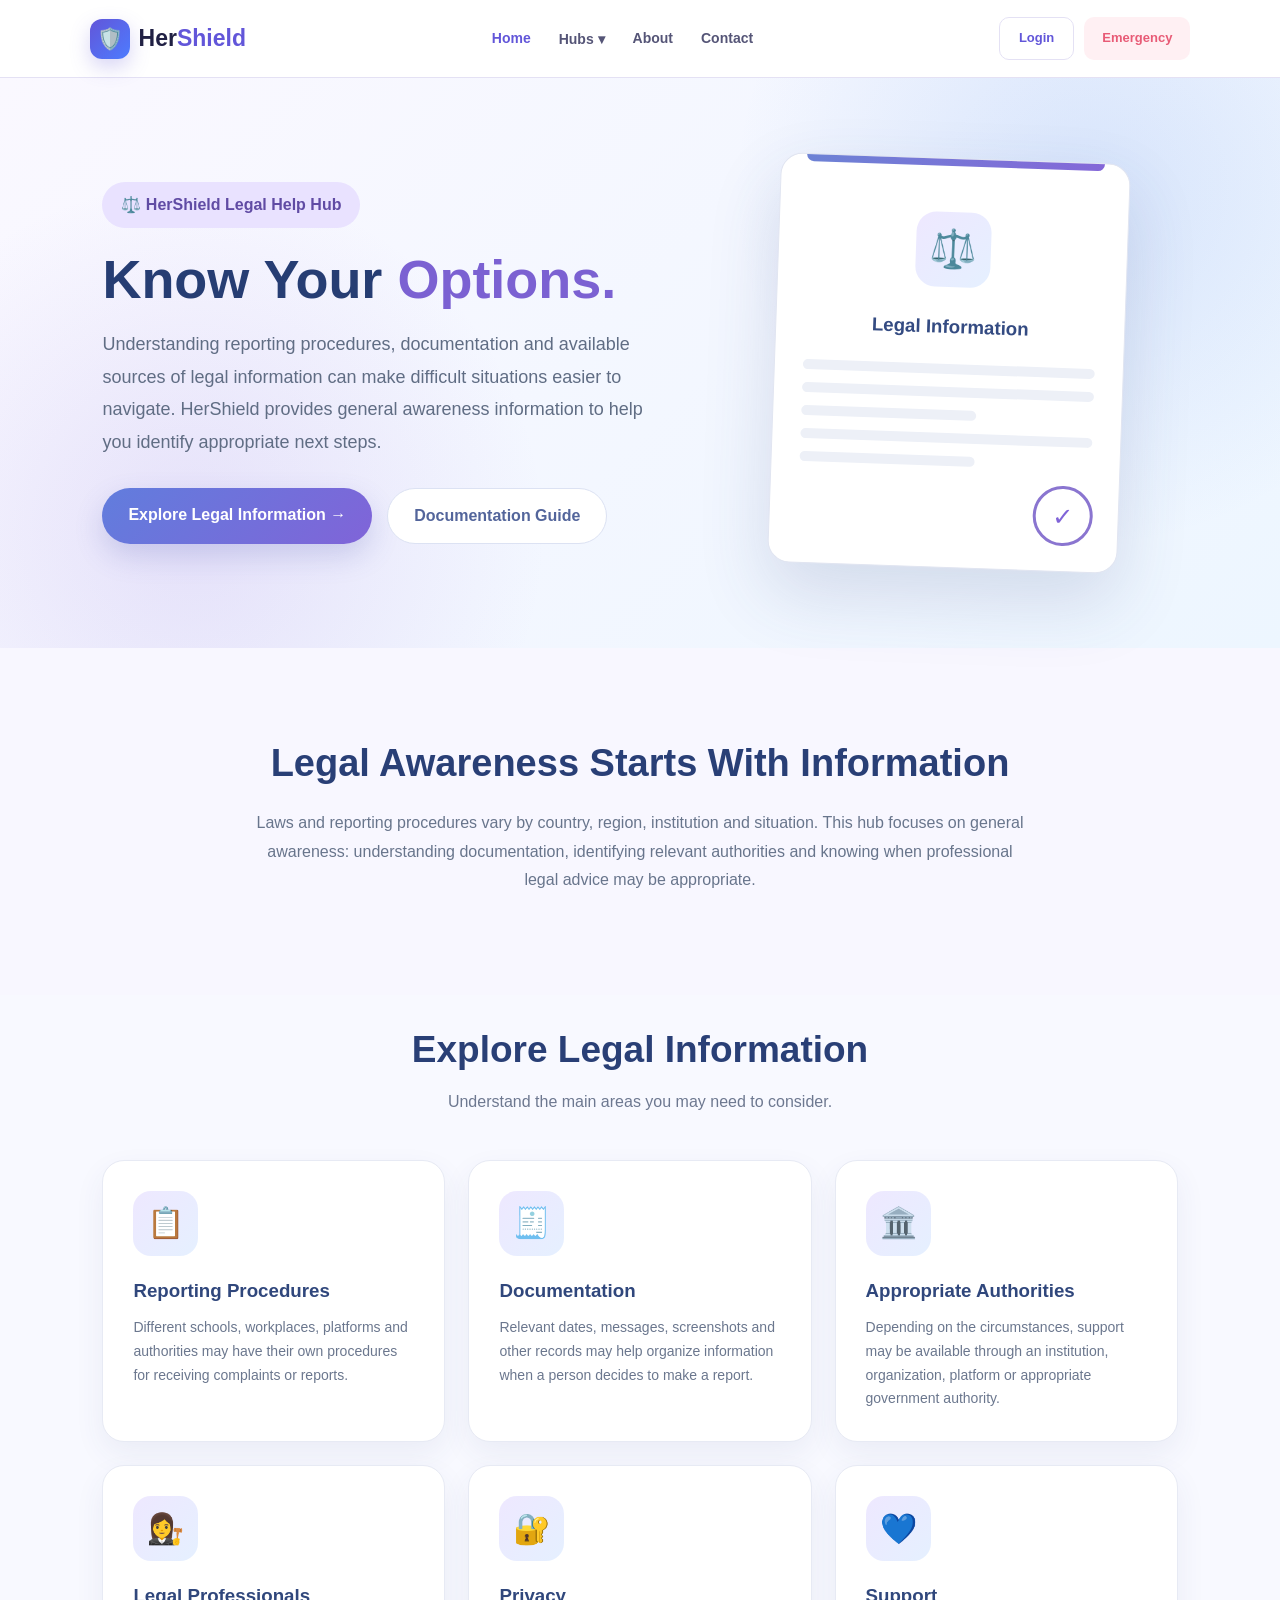
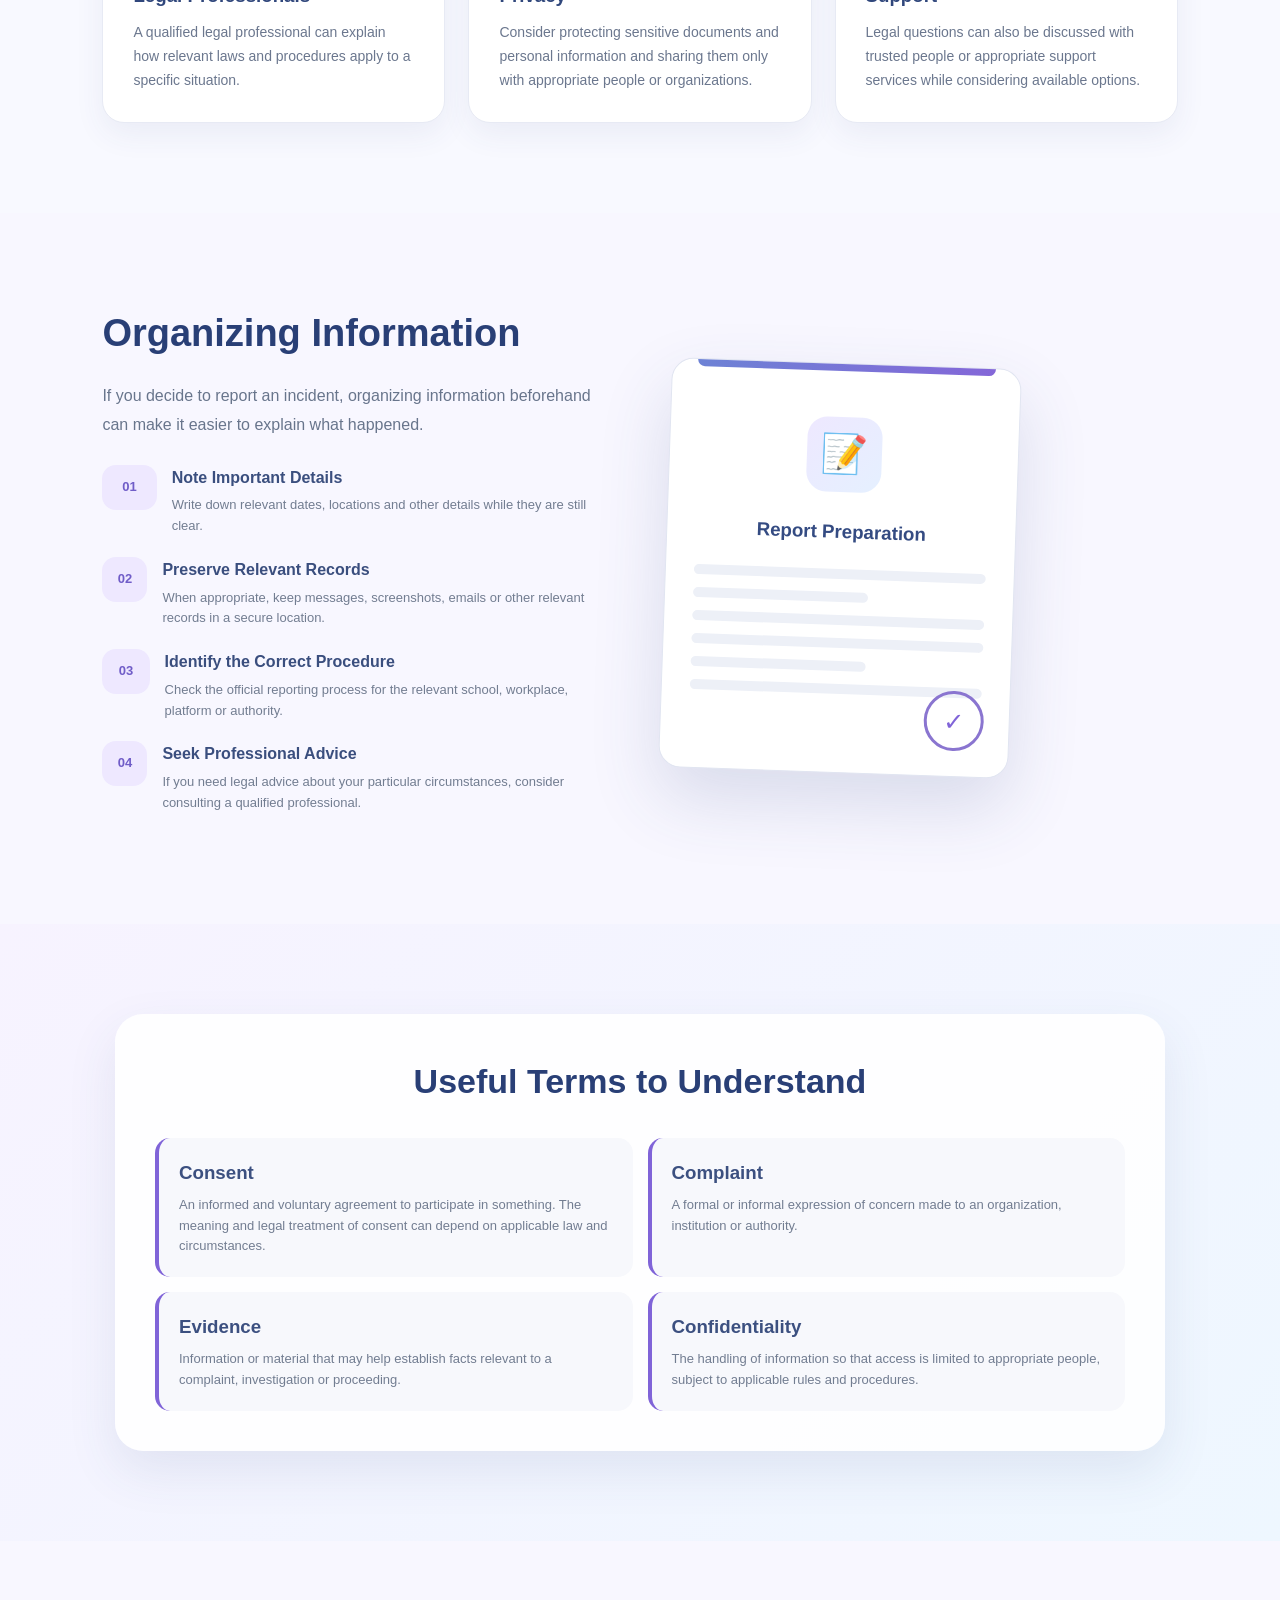
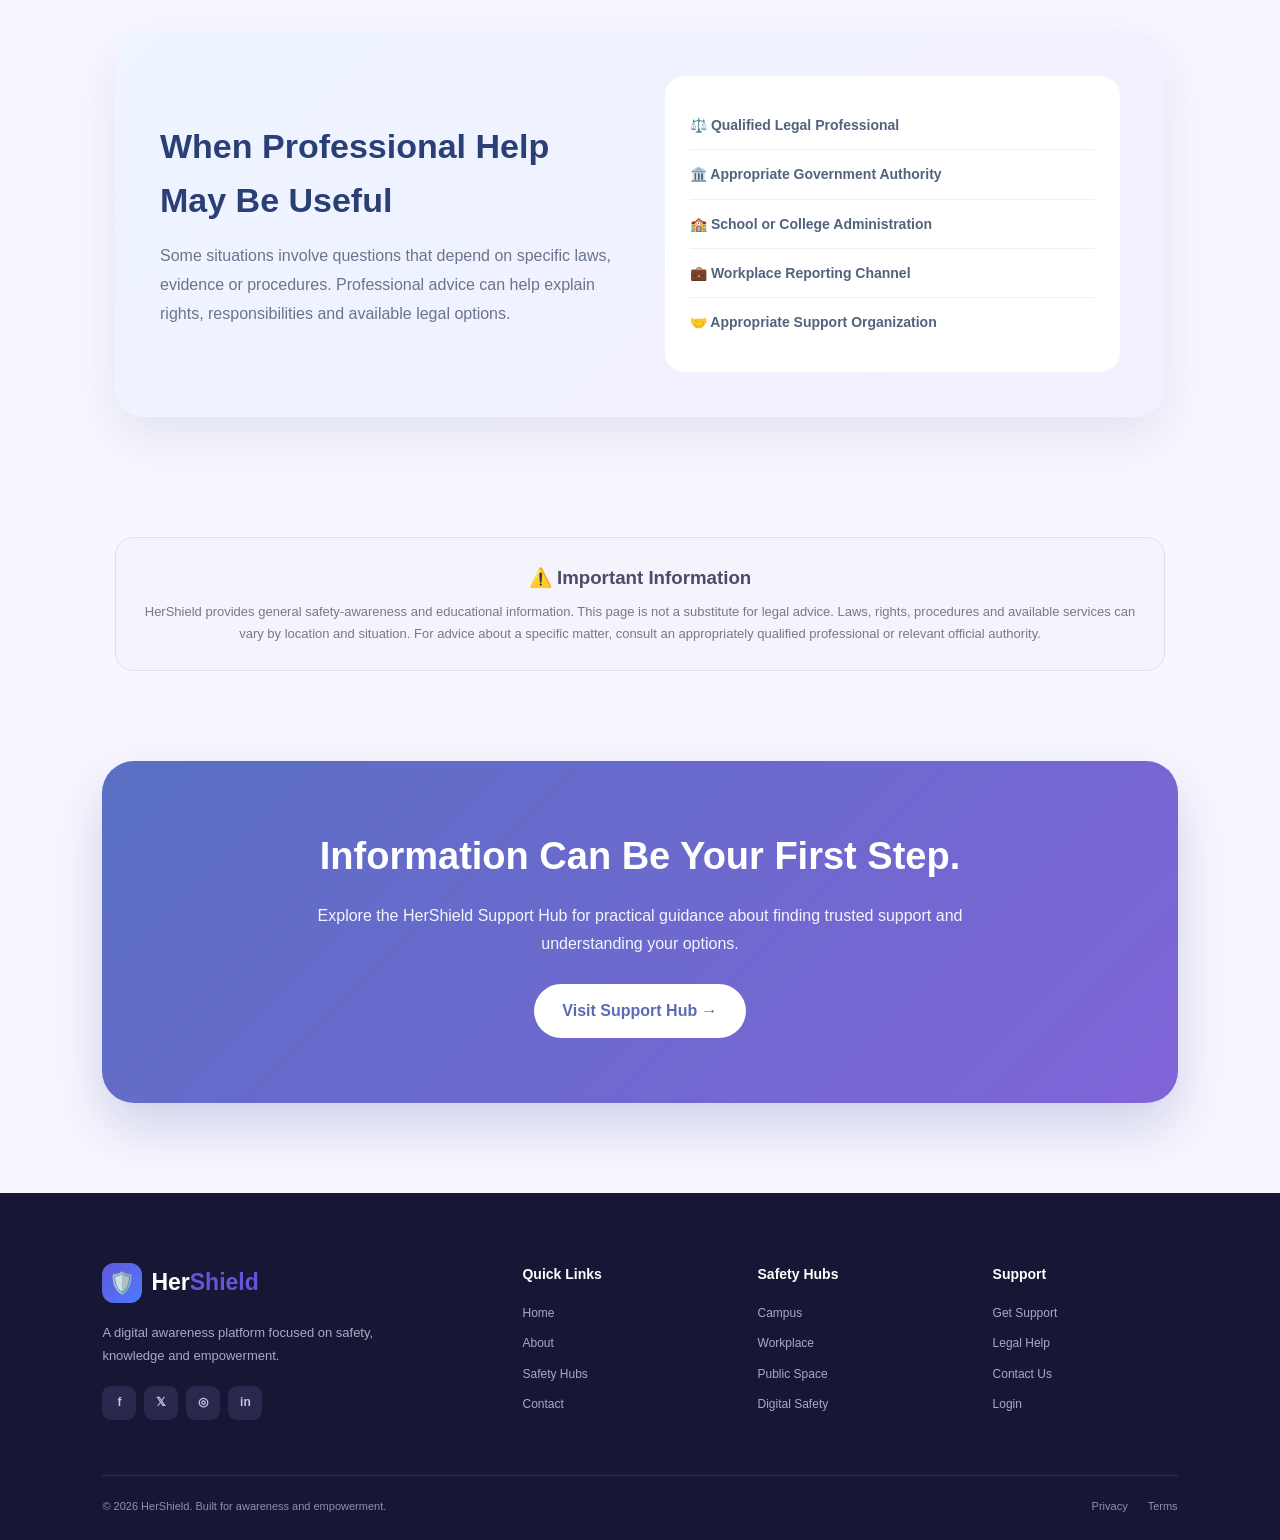
<file: legal-help-hub.html>
<!DOCTYPE html>
<html lang="en">

<head>

    <meta charset="UTF-8">

    <meta name="viewport"
          content="width=device-width, initial-scale=1.0">

    <title>Legal Help Hub | HerShield</title>

    <link rel="stylesheet"
          href="style.css">


    <style>

        /* =========================================
           LEGAL HELP HUB
        ========================================== */

        .legal-hero {

            min-height: 570px;

            padding: 80px 8%;

            display: flex;

            align-items: center;

            gap: 60px;

            background:
                radial-gradient(
                    circle at 85% 20%,
                    rgba(92,143,235,.18),
                    transparent 30%
                ),

                radial-gradient(
                    circle at 15% 80%,
                    rgba(153,122,225,.18),
                    transparent 30%
                ),

                linear-gradient(
                    135deg,
                    #faf8ff,
                    #edf6ff
                );

        }


        .legal-content {

            width: 55%;

        }


        .legal-badge {

            display: inline-block;

            padding: 10px 19px;

            background: #e9e2ff;

            color: #604ba4;

            border-radius: 30px;

            font-weight: 800;

        }


        .legal-content h1 {

            margin-top: 22px;

            font-size: 54px;

            line-height: 1.08;

            color: #263d73;

        }


        .legal-content h1 span {

            color: #7b61d2;

        }


        .legal-content p {

            margin-top: 20px;

            max-width: 650px;

            font-size: 18px;

            line-height: 1.8;

            color: #606d84;

        }


        .legal-buttons {

            display: flex;

            gap: 15px;

            flex-wrap: wrap;

            margin-top: 30px;

        }


        .legal-button {

            padding: 14px 26px;

            border-radius: 30px;

            text-decoration: none;

            font-weight: 800;

            transition: .3s;

        }


        .legal-primary {

            color: white;

            background:
                linear-gradient(
                    135deg,
                    #617ddd,
                    #8064d8
                );

            box-shadow:
                0 12px 28px
                rgba(88,94,180,.22);

        }


        .legal-secondary {

            background: white;

            color: #53659b;

            border: 1px solid #dce2f3;

        }


        .legal-button:hover {

            transform: translateY(-4px);

        }


        /* =========================================
           LEGAL DOCUMENT VISUAL
        ========================================== */

        .legal-visual {

            width: 45%;

            display: flex;

            justify-content: center;

        }


        .document-card {

            width: 350px;

            min-height: 410px;

            padding: 28px;

            background: white;

            border-radius: 22px;

            box-shadow:
                0 30px 70px
                rgba(54,72,130,.16);

            border:
                1px solid #e1e5f1;

            transform: rotate(2deg);

            position: relative;

        }


        .document-card::before {

            content: "";

            position: absolute;

            top: 0;

            left: 25px;

            right: 25px;

            height: 7px;

            border-radius: 0 0 8px 8px;

            background:
                linear-gradient(
                    90deg,
                    #6d82d5,
                    #8467d8
                );

        }


        .document-icon {

            width: 75px;

            height: 75px;

            display: flex;

            align-items: center;

            justify-content: center;

            margin: 25px auto;

            background:
                linear-gradient(
                    135deg,
                    #eee8ff,
                    #e5f0ff
                );

            border-radius: 20px;

            font-size: 38px;

        }


        .document-card h3 {

            text-align: center;

            color: #344b82;

            margin-bottom: 22px;

        }


        .document-line {

            height: 10px;

            border-radius: 20px;

            background: #edf0f7;

            margin: 13px 0;

        }


        .document-line.short {

            width: 60%;

        }


        .document-seal {

            width: 60px;

            height: 60px;

            display: flex;

            justify-content: center;

            align-items: center;

            position: absolute;

            bottom: 25px;

            right: 25px;

            border: 3px solid #8a75d0;

            border-radius: 50%;

            color: #8064d8;

            font-size: 25px;

        }


        /* =========================================
           INTRO
        ========================================== */

        .legal-intro {

            padding: 85px 8%;

            text-align: center;

        }


        .legal-intro h2 {

            font-size: 38px;

            color: #293f76;

        }


        .legal-intro p {

            max-width: 780px;

            margin: 15px auto;

            color: #68758c;

            line-height: 1.8;

        }


        /* =========================================
           INFORMATION CARDS
        ========================================== */

        .legal-info {

            padding: 25px 8% 90px;

            background: #f8f9ff;

        }


        .section-title {

            text-align: center;

            margin-bottom: 45px;

        }


        .section-title h2 {

            font-size: 37px;

            color: #293f76;

        }


        .section-title p {

            margin-top: 10px;

            color: #6d7890;

        }


        .legal-grid {

            display: grid;

            grid-template-columns:
                repeat(3, 1fr);

            gap: 23px;

        }


        .legal-info-card {

            padding: 30px;

            background: white;

            border-radius: 22px;

            border:
                1px solid #e7eaf4;

            box-shadow:
                0 12px 30px
                rgba(55,75,130,.07);

            transition: .3s;

        }


        .legal-info-card:hover {

            transform: translateY(-8px);

            box-shadow:
                0 20px 40px
                rgba(55,75,130,.13);

        }


        .legal-icon {

            width: 65px;

            height: 65px;

            display: flex;

            justify-content: center;

            align-items: center;

            background:
                linear-gradient(
                    135deg,
                    #eee8ff,
                    #e5f0ff
                );

            border-radius: 18px;

            font-size: 30px;

            margin-bottom: 20px;

        }


        .legal-info-card h3 {

            color: #30477c;

            margin-bottom: 10px;

        }


        .legal-info-card p {

            color: #6b778e;

            line-height: 1.7;

            font-size: 14px;

        }


        /* =========================================
           DOCUMENTATION
        ========================================== */

        .documentation-section {

            padding: 90px 8%;

        }


        .documentation-container {

            max-width: 1100px;

            margin: auto;

            display: grid;

            grid-template-columns:
                1fr 1fr;

            gap: 50px;

            align-items: center;

        }


        .documentation-text h2 {

            color: #293f76;

            font-size: 38px;

            margin-bottom: 18px;

        }


        .documentation-text > p {

            color: #68758c;

            line-height: 1.8;

            margin-bottom: 25px;

        }


        .document-step {

            display: flex;

            gap: 15px;

            margin: 20px 0;

        }


        .step-number {

            min-width: 45px;

            height: 45px;

            display: flex;

            justify-content: center;

            align-items: center;

            border-radius: 14px;

            background: #eee8ff;

            color: #705dc8;

            font-weight: 900;

        }


        .document-step h4 {

            color: #3a4e7e;

            margin-bottom: 5px;

        }


        .document-step p {

            color: #727d91;

            font-size: 13px;

            line-height: 1.6;

        }


        /* =========================================
           LEGAL TERMS
        ========================================== */

        .terms-section {

            padding: 90px 8%;

            background:
                linear-gradient(
                    135deg,
                    #f7f3ff,
                    #eef7ff
                );

        }


        .terms-box {

            max-width: 1050px;

            margin: auto;

            background: rgba(255,255,255,.9);

            border-radius: 28px;

            padding: 40px;

            box-shadow:
                0 20px 50px
                rgba(57,75,130,.10);

        }


        .terms-box h2 {

            text-align: center;

            color: #293f76;

            margin-bottom: 30px;

            font-size: 34px;

        }


        .terms-grid {

            display: grid;

            grid-template-columns:
                repeat(2,1fr);

            gap: 15px;

        }


        .term {

            padding: 20px;

            border-radius: 15px;

            background: #f7f8fc;

            border-left:
                4px solid #8064d8;

        }


        .term h3 {

            color: #3c5080;

            margin-bottom: 7px;

        }


        .term p {

            color: #727d91;

            font-size: 13px;

            line-height: 1.6;

        }


        /* =========================================
           PROFESSIONAL HELP
        ========================================== */

        .professional-section {

            padding: 90px 8%;

        }


        .professional-box {

            max-width: 1050px;

            margin: auto;

            padding: 45px;

            border-radius: 30px;

            background:
                linear-gradient(
                    135deg,
                    #edf5ff,
                    #f4efff
                );

            display: grid;

            grid-template-columns:
                1fr 1fr;

            gap: 50px;

            align-items: center;

            box-shadow:
                0 20px 50px
                rgba(57,75,130,.11);

        }


        .professional-box h2 {

            color: #293f76;

            font-size: 34px;

            margin-bottom: 15px;

        }


        .professional-box p {

            color: #69758c;

            line-height: 1.8;

        }


        .professional-list {

            background: white;

            border-radius: 20px;

            padding: 25px;

        }


        .professional-list div {

            padding: 13px 0;

            border-bottom:
                1px solid #edf0f6;

            color: #53627d;

            font-weight: 700;

            font-size: 14px;

        }


        .professional-list div:last-child {

            border-bottom: none;

        }


        /* =========================================
           DISCLAIMER
        ========================================== */

        .legal-disclaimer {

            padding: 30px 8% 80px;

        }


        .disclaimer-box {

            max-width: 1050px;

            margin: auto;

            padding: 25px;

            border-radius: 18px;

            background: #f5f3fb;

            border:
                1px solid #e2deef;

            text-align: center;

        }


        .disclaimer-box h3 {

            color: #4c4b69;

            margin-bottom: 8px;

        }


        .disclaimer-box p {

            color: #77788b;

            font-size: 13px;

            line-height: 1.7;

        }


        /* =========================================
           CTA
        ========================================== */

        .legal-cta {

            padding: 10px 8% 90px;

        }


        .legal-cta-box {

            padding: 65px 30px;

            text-align: center;

            color: white;

            border-radius: 32px;

            background:
                linear-gradient(
                    135deg,
                    #596fc4,
                    #8064d8
                );

            box-shadow:
                0 25px 55px
                rgba(72,82,160,.23);

        }


        .legal-cta-box h2 {

            font-size: 38px;

            margin-bottom: 15px;

        }


        .legal-cta-box p {

            max-width: 650px;

            margin: auto;

            line-height: 1.8;

            opacity: .93;

        }


        .legal-cta-button {

            display: inline-block;

            margin-top: 25px;

            padding: 14px 28px;

            background: white;

            color: #596bb3;

            border-radius: 30px;

            text-decoration: none;

            font-weight: 900;

        }


        /* =========================================
           RESPONSIVE
        ========================================== */

        @media(max-width: 950px) {

            .legal-hero {

                flex-direction: column;

                text-align: center;

            }


            .legal-content,
            .legal-visual {

                width: 100%;

            }


            .legal-buttons {

                justify-content: center;

            }


            .legal-grid {

                grid-template-columns:
                    repeat(2,1fr);

            }


            .documentation-container {

                grid-template-columns: 1fr;

            }


            .professional-box {

                grid-template-columns: 1fr;

            }

        }


        @media(max-width: 650px) {

            .legal-content h1 {

                font-size: 38px;

            }


            .document-card {

                width: 100%;

                max-width: 330px;

            }


            .legal-grid,
            .terms-grid {

                grid-template-columns: 1fr;

            }


            .terms-box,
            .professional-box {

                padding: 28px;

            }


            .legal-intro h2,
            .section-title h2 {

                font-size: 30px;

            }

        }

    </style>

</head>


<body>


<!-- =========================================
     NAVIGATION
========================================== -->

 <header class="navbar">

        <a href="index.html" class="logo">
            <span class="logo-icon">🛡️</span>
            <span>Her<span>Shield</span></span>
        </a>

        <nav id="navMenu">

            <a href="index.html" class="active">Home</a>

            <div class="dropdown">
                <a href="#hubs">Hubs ▾</a>

                <div class="dropdown-menu">
                    <a href="campus-hub.html">Campus Hub</a>
                    <a href="workplace-hub.html">Workplace Hub</a>
                    <a href="public-space-hub.html">Public Space Hub</a>
                    <a href="digital-safety-hub.html">Digital Safety Hub</a>
                    <a href="home-safety-hub.html">Home Safety Hub</a>
                    <a href="support-hub.html">Support Hub</a>
                    <a href="legal-help-hub.html">Legal Help Hub</a>
                </div>
            </div>

            <a href="About.html">About</a>
            <a href="contact.html">Contact</a>

        </nav>

        <div class="nav-buttons">
            <a href="login.html" class="login-btn">Login</a>
            <a href="emergancy.html" class="emergency-btn">Emergency</a>
        </div>

        <button class="menu-btn" id="menuBtn">☰</button>

    </header>




<!-- =========================================
     HERO
========================================== -->

<section class="legal-hero">


    <div class="legal-content">


        <span class="legal-badge">

            ⚖️ HerShield Legal Help Hub

        </span>


        <h1>

            Know Your
            <span>Options.</span>

        </h1>


        <p>

            Understanding reporting procedures, documentation
            and available sources of legal information can make
            difficult situations easier to navigate. HerShield
            provides general awareness information to help you
            identify appropriate next steps.

        </p>


        <div class="legal-buttons">


            <a href="#legal-info"
               class="legal-button legal-primary">

                Explore Legal Information →

            </a>


            <a href="#documentation"
               class="legal-button legal-secondary">

                Documentation Guide

            </a>


        </div>

    </div>



    <!-- DOCUMENT VISUAL -->

    <div class="legal-visual">


        <div class="document-card">


            <div class="document-icon">

                ⚖️

            </div>


            <h3>

                Legal Information

            </h3>


            <div class="document-line"></div>

            <div class="document-line"></div>

            <div class="document-line short"></div>

            <div class="document-line"></div>

            <div class="document-line short"></div>


            <div class="document-seal">

                ✓

            </div>


        </div>

    </div>

</section>



<!-- =========================================
     INTRO
========================================== -->

<section class="legal-intro">


    <h2>

        Legal Awareness Starts With Information

    </h2>


    <p>

        Laws and reporting procedures vary by country, region,
        institution and situation. This hub focuses on general
        awareness: understanding documentation, identifying
        relevant authorities and knowing when professional legal
        advice may be appropriate.

    </p>

</section>



<!-- =========================================
     LEGAL INFORMATION
========================================== -->

<section class="legal-info"
         id="legal-info">


    <div class="section-title">


        <h2>

            Explore Legal Information

        </h2>


        <p>

            Understand the main areas you may need to consider.

        </p>

    </div>


    <div class="legal-grid">


        <div class="legal-info-card">


            <div class="legal-icon">

                📋

            </div>


            <h3>

                Reporting Procedures

            </h3>


            <p>

                Different schools, workplaces, platforms and
                authorities may have their own procedures for
                receiving complaints or reports.

            </p>

        </div>



        <div class="legal-info-card">


            <div class="legal-icon">

                🧾

            </div>


            <h3>

                Documentation

            </h3>


            <p>

                Relevant dates, messages, screenshots and other
                records may help organize information when a
                person decides to make a report.

            </p>

        </div>



        <div class="legal-info-card">


            <div class="legal-icon">

                🏛️

            </div>


            <h3>

                Appropriate Authorities

            </h3>


            <p>

                Depending on the circumstances, support may be
                available through an institution, organization,
                platform or appropriate government authority.

            </p>

        </div>



        <div class="legal-info-card">


            <div class="legal-icon">

                👩‍⚖️

            </div>


            <h3>

                Legal Professionals

            </h3>


            <p>

                A qualified legal professional can explain how
                relevant laws and procedures apply to a specific
                situation.

            </p>

        </div>



        <div class="legal-info-card">


            <div class="legal-icon">

                🔐

            </div>


            <h3>

                Privacy

            </h3>


            <p>

                Consider protecting sensitive documents and
                personal information and sharing them only with
                appropriate people or organizations.

            </p>

        </div>



        <div class="legal-info-card">


            <div class="legal-icon">

                💙

            </div>


            <h3>

                Support

            </h3>


            <p>

                Legal questions can also be discussed with
                trusted people or appropriate support services
                while considering available options.

            </p>

        </div>


    </div>

</section>



<!-- =========================================
     DOCUMENTATION GUIDE
========================================== -->

<section class="documentation-section"
         id="documentation">


    <div class="documentation-container">


        <div class="documentation-text">


            <h2>

                Organizing Information

            </h2>


            <p>

                If you decide to report an incident, organizing
                information beforehand can make it easier to
                explain what happened.

            </p>


            <div class="document-step">


                <div class="step-number">

                    01

                </div>


                <div>

                    <h4>

                        Note Important Details

                    </h4>


                    <p>

                        Write down relevant dates, locations and
                        other details while they are still clear.

                    </p>

                </div>

            </div>



            <div class="document-step">


                <div class="step-number">

                    02

                </div>


                <div>

                    <h4>

                        Preserve Relevant Records

                    </h4>


                    <p>

                        When appropriate, keep messages,
                        screenshots, emails or other relevant
                        records in a secure location.

                    </p>

                </div>

            </div>



            <div class="document-step">


                <div class="step-number">

                    03

                </div>


                <div>

                    <h4>

                        Identify the Correct Procedure

                    </h4>


                    <p>

                        Check the official reporting process for
                        the relevant school, workplace, platform
                        or authority.

                    </p>

                </div>

            </div>



            <div class="document-step">


                <div class="step-number">

                    04

                </div>


                <div>

                    <h4>

                        Seek Professional Advice

                    </h4>


                    <p>

                        If you need legal advice about your
                        particular circumstances, consider
                        consulting a qualified professional.

                    </p>

                </div>

            </div>

        </div>



        <!-- DOCUMENTATION CARD -->

        <div class="document-card">


            <div class="document-icon">

                📝

            </div>


            <h3>

                Report Preparation

            </h3>


            <div class="document-line"></div>

            <div class="document-line short"></div>

            <div class="document-line"></div>

            <div class="document-line"></div>

            <div class="document-line short"></div>

            <div class="document-line"></div>


            <div class="document-seal">

                ✓

            </div>

        </div>

    </div>

</section>



<!-- =========================================
     LEGAL TERMS
========================================== -->

<section class="terms-section">


    <div class="terms-box">


        <h2>

            Useful Terms to Understand

        </h2>


        <div class="terms-grid">


            <div class="term">


                <h3>

                    Consent

                </h3>


                <p>

                    An informed and voluntary agreement to
                    participate in something. The meaning and
                    legal treatment of consent can depend on
                    applicable law and circumstances.

                </p>

            </div>



            <div class="term">


                <h3>

                    Complaint

                </h3>


                <p>

                    A formal or informal expression of concern
                    made to an organization, institution or
                    authority.

                </p>

            </div>



            <div class="term">


                <h3>

                    Evidence

                </h3>


                <p>

                    Information or material that may help
                    establish facts relevant to a complaint,
                    investigation or proceeding.

                </p>

            </div>



            <div class="term">


                <h3>

                    Confidentiality

                </h3>


                <p>

                    The handling of information so that access
                    is limited to appropriate people, subject
                    to applicable rules and procedures.

                </p>

            </div>


        </div>

    </div>

</section>



<!-- =========================================
     PROFESSIONAL HELP
========================================== -->

<section class="professional-section">


    <div class="professional-box">


        <div>


            <h2>

                When Professional Help May Be Useful

            </h2>


            <p>

                Some situations involve questions that depend
                on specific laws, evidence or procedures.
                Professional advice can help explain rights,
                responsibilities and available legal options.

            </p>

        </div>


        <div class="professional-list">


            <div>

                ⚖️ Qualified Legal Professional

            </div>


            <div>

                🏛️ Appropriate Government Authority

            </div>


            <div>

                🏫 School or College Administration

            </div>


            <div>

                💼 Workplace Reporting Channel

            </div>


            <div>

                🤝 Appropriate Support Organization

            </div>

        </div>

    </div>

</section>



<!-- =========================================
     DISCLAIMER
========================================== -->

<section class="legal-disclaimer">


    <div class="disclaimer-box">


        <h3>

            ⚠️ Important Information

        </h3>


        <p>

            HerShield provides general safety-awareness and
            educational information. This page is not a substitute
            for legal advice. Laws, rights, procedures and
            available services can vary by location and situation.
            For advice about a specific matter, consult an
            appropriately qualified professional or relevant
            official authority.

        </p>

    </div>

</section>



<!-- =========================================
     CTA
========================================== -->

<section class="legal-cta">


    <div class="legal-cta-box">


        <h2>

            Information Can Be Your First Step.

        </h2>


        <p>

            Explore the HerShield Support Hub for practical
            guidance about finding trusted support and
            understanding your options.

        </p>


        <a href="support-hub.html"
           class="legal-cta-button">

            Visit Support Hub →

        </a>

    </div>

</section>



<!-- =========================================
     FOOTER
========================================== -->

  <footer>

        <div class="footer-main">

            <div class="footer-about">

                <a href="index.html" class="logo">
                    <span class="logo-icon">🛡️</span>
                    <span>Her<span>Shield</span></span>
                </a>

                <p>
                    A digital awareness platform focused on
                    safety, knowledge and empowerment.
                </p>

                <div class="socials">
                    <a href="#">f</a>
                    <a href="#">𝕏</a>
                    <a href="#">◎</a>
                    <a href="#">in</a>
                </div>

            </div>


            <div class="footer-links">

                <h4>Quick Links</h4>

                <a href="index.html">Home</a>
                <a href="#about">About</a>
                <a href="#hubs">Safety Hubs</a>
                <a href="contact.html">Contact</a>

            </div>


            <div class="footer-links">

                <h4>Safety Hubs</h4>

                <a href="campus-hub.html">Campus</a>
                <a href="workplace-hub.html">Workplace</a>
                <a href="public-space-hub.html">Public Space</a>
                <a href="digital-safety-hub.html">Digital Safety</a>

            </div>


            <div class="footer-links">

                <h4>Support</h4>

                <a href="support-hub.html">Get Support</a>
                <a href="legal-help-hub.html">Legal Help</a>
                <a href="contact.html">Contact Us</a>
                <a href="login.html">Login</a>

            </div>

        </div>


        <div class="footer-bottom">

            <p>
                © 2026 HerShield. Built for awareness and empowerment.
            </p>

            <div>
                <a href="#">Privacy</a>
                <a href="#">Terms</a>
            </div>

        </div>

    </footer>


<!-- =========================================
     MAIN JAVASCRIPT
========================================== -->

<script src="script.js"></script>


</body>

</html>
</file>
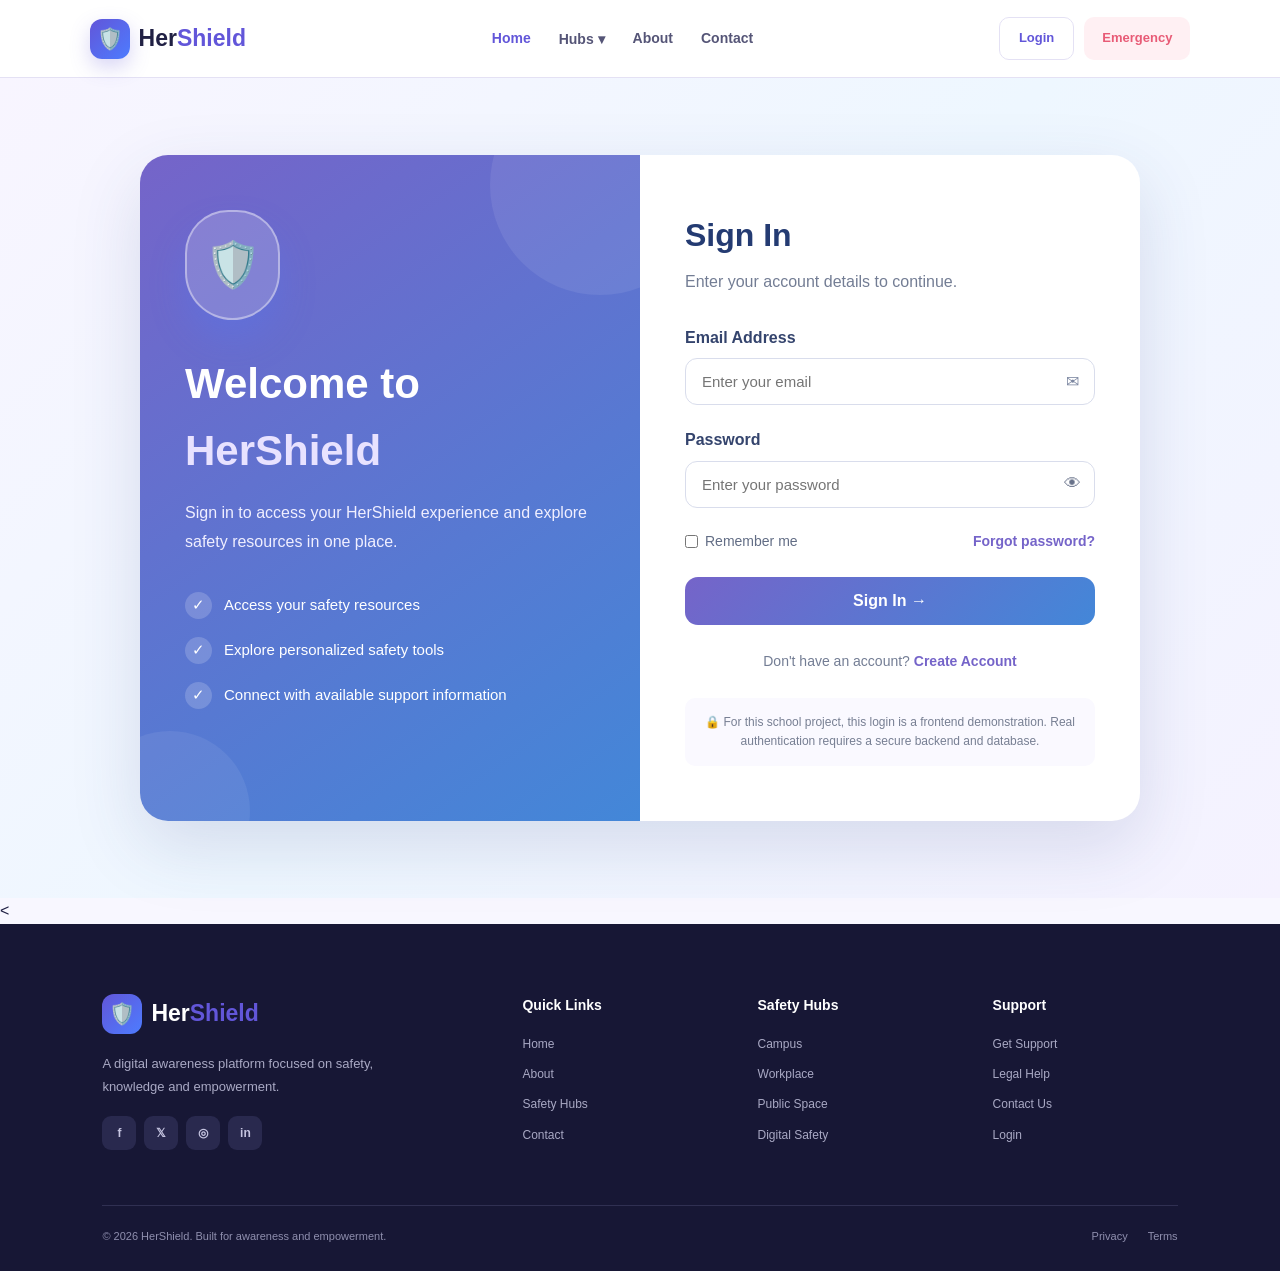
<file: login.html>
<!DOCTYPE html>
<html lang="en">
<head>
    <meta charset="UTF-8">
    <meta name="viewport" content="width=device-width, initial-scale=1.0">

    <title>Login | HerShield</title>

    <link rel="stylesheet" href="style.css">

    <style>
        /* =========================
           LOGIN PAGE
        ========================= */

        .login-page {
            min-height: calc(100vh - 80px);
            display: flex;
            align-items: center;
            justify-content: center;
            padding: 60px 20px;
            background: linear-gradient(
                135deg,
                #f8f5ff,
                #eef7ff,
                #f5f2ff
            );
        }

        .login-container {
            width: 100%;
            max-width: 1000px;
            display: grid;
            grid-template-columns: 1fr 1fr;
            background: white;
            border-radius: 28px;
            overflow: hidden;
            box-shadow: 0 25px 70px rgba(55, 70, 125, 0.15);
        }

        /* LEFT SIDE */

        .login-info {
            padding: 55px 45px;
            background: linear-gradient(
                145deg,
                #7564c9,
                #4387d8
            );
            color: white;
            position: relative;
            overflow: hidden;
        }

        .login-info::before {
            content: "";
            position: absolute;
            width: 220px;
            height: 220px;
            border-radius: 50%;
            background: rgba(255, 255, 255, 0.08);
            top: -80px;
            right: -70px;
        }

        .login-info::after {
            content: "";
            position: absolute;
            width: 160px;
            height: 160px;
            border-radius: 50%;
            background: rgba(255, 255, 255, 0.07);
            bottom: -70px;
            left: -50px;
        }

        .shield-large {
            width: 95px;
            height: 110px;
            margin-bottom: 30px;
            background: rgba(255, 255, 255, 0.16);
            border: 2px solid rgba(255, 255, 255, 0.4);
            border-radius: 50px 50px 55px 55px;
            display: flex;
            align-items: center;
            justify-content: center;
            font-size: 45px;
            position: relative;
            z-index: 1;
        }

        .login-info h1 {
            font-size: 42px;
            margin-bottom: 15px;
            position: relative;
            z-index: 1;
        }

        .login-info h1 span {
            color: #e8e2ff;
        }

        .login-info > p {
            line-height: 1.8;
            font-size: 16px;
            color: #f0efff;
            position: relative;
            z-index: 1;
        }

        .login-features {
            margin-top: 35px;
            position: relative;
            z-index: 1;
        }

        .login-feature {
            display: flex;
            align-items: center;
            gap: 12px;
            margin: 18px 0;
            font-size: 15px;
        }

        .feature-check {
            width: 27px;
            height: 27px;
            border-radius: 50%;
            background: rgba(255, 255, 255, 0.18);
            display: flex;
            align-items: center;
            justify-content: center;
        }

        /* RIGHT SIDE */

        .login-form-area {
            padding: 55px 45px;
        }

        .login-heading {
            margin-bottom: 30px;
        }

        .login-heading h2 {
            font-size: 32px;
            color: #243b72;
            margin-bottom: 8px;
        }

        .login-heading p {
            color: #737d94;
            line-height: 1.6;
        }

        .form-group {
            margin-bottom: 22px;
        }

        .form-group label {
            display: block;
            margin-bottom: 8px;
            color: #34446d;
            font-weight: 600;
        }

        .input-wrapper {
            position: relative;
        }

        .input-wrapper input {
            width: 100%;
            box-sizing: border-box;
            padding: 14px 45px 14px 16px;
            border: 1px solid #d9ddec;
            border-radius: 12px;
            font-size: 15px;
            outline: none;
            transition: 0.3s;
        }

        .input-wrapper input:focus {
            border-color: #7564c9;
            box-shadow: 0 0 0 3px rgba(117, 100, 201, 0.10);
        }

        .input-icon {
            position: absolute;
            right: 16px;
            top: 50%;
            transform: translateY(-50%);
            color: #7b86a0;
        }

        .password-toggle {
            position: absolute;
            right: 14px;
            top: 50%;
            transform: translateY(-50%);
            border: none;
            background: transparent;
            cursor: pointer;
            font-size: 17px;
            color: #68728a;
        }

        .login-options {
            display: flex;
            align-items: center;
            justify-content: space-between;
            margin-bottom: 25px;
            font-size: 14px;
        }

        .remember {
            display: flex;
            align-items: center;
            gap: 7px;
            color: #626d85;
        }

        .remember input {
            accent-color: #7564c9;
        }

        .forgot {
            color: #7564c9;
            text-decoration: none;
            font-weight: 600;
        }

        .forgot:hover {
            text-decoration: underline;
        }

        .login-button {
            width: 100%;
            border: none;
            padding: 15px;
            border-radius: 13px;
            background: linear-gradient(
                135deg,
                #7564c9,
                #4387d8
            );
            color: white;
            font-size: 16px;
            font-weight: bold;
            cursor: pointer;
            transition: 0.3s;
        }

        .login-button:hover {
            transform: translateY(-2px);
            box-shadow: 0 10px 25px rgba(67, 135, 216, 0.25);
        }

        .login-message {
            display: none;
            margin-top: 20px;
            padding: 14px;
            background: #f0f7ff;
            border-left: 4px solid #4387d8;
            border-radius: 8px;
            color: #4f607d;
            font-size: 14px;
            line-height: 1.6;
        }

        .create-account {
            text-align: center;
            margin-top: 25px;
            color: #737d94;
            font-size: 14px;
        }

        .create-account a {
            color: #7564c9;
            font-weight: bold;
            text-decoration: none;
        }

        .security-note {
            margin-top: 25px;
            padding: 15px;
            border-radius: 10px;
            background: #faf9ff;
            color: #777f93;
            font-size: 12px;
            line-height: 1.6;
            text-align: center;
        }

        /* RESPONSIVE */

        @media (max-width: 800px) {

            .login-container {
                grid-template-columns: 1fr;
            }

            .login-info {
                padding: 40px 30px;
            }

            .login-form-area {
                padding: 40px 30px;
            }

            .login-info h1 {
                font-size: 34px;
            }
        }

        @media (max-width: 500px) {

            .login-page {
                padding: 30px 15px;
            }

            .login-options {
                flex-direction: column;
                align-items: flex-start;
                gap: 12px;
            }
        }
    </style>
</head>

<body>

    <!-- =========================
         NAVIGATION
    ========================== -->
<header class="navbar">

        <a href="index.html" class="logo">
            <span class="logo-icon">🛡️</span>
            <span>Her<span>Shield</span></span>
        </a>

        <nav id="navMenu">

            <a href="index.html" class="active">Home</a>

            <div class="dropdown">
                <a href="#hubs">Hubs ▾</a>

                <div class="dropdown-menu">
                    <a href="campus-hub.html">Campus Hub</a>
                    <a href="workplace-hub.html">Workplace Hub</a>
                    <a href="public-space-hub.html">Public Space Hub</a>
                    <a href="digital-safety-hub.html">Digital Safety Hub</a>
                    <a href="home-safety-hub.html">Home Safety Hub</a>
                    <a href="support-hub.html">Support Hub</a>
                    <a href="legal-help-hub.html">Legal Help Hub</a>
                </div>
            </div>

            <a href="About.html">About</a>
            <a href="contact.html">Contact</a>

        </nav>

        <div class="nav-buttons">
            <a href="login.html" class="login-btn">Login</a>
            <a href="emergancy.html" class="emergency-btn">Emergency</a>
        </div>

        <button class="menu-btn" id="menuBtn">☰</button>

    </header> </nav>


    <!-- =========================
         LOGIN
    ========================== -->

    <main class="login-page">

        <div class="login-container">


            <!-- LEFT INFORMATION -->

            <section class="login-info">

                <div class="shield-large">
                    🛡️
                </div>

                <h1>
                    Welcome to
                    <span>HerShield</span>
                </h1>

                <p>
                    Sign in to access your HerShield experience
                    and explore safety resources in one place.
                </p>


                <div class="login-features">

                    <div class="login-feature">

                        <span class="feature-check">
                            ✓
                        </span>

                        <span>
                            Access your safety resources
                        </span>

                    </div>


                    <div class="login-feature">

                        <span class="feature-check">
                            ✓
                        </span>

                        <span>
                            Explore personalized safety tools
                        </span>

                    </div>


                    <div class="login-feature">

                        <span class="feature-check">
                            ✓
                        </span>

                        <span>
                            Connect with available support information
                        </span>

                    </div>

                </div>

            </section>


            <!-- LOGIN FORM -->

            <section class="login-form-area">

                <div class="login-heading">

                    <h2>Sign In</h2>

                    <p>
                        Enter your account details to continue.
                    </p>

                </div>


                <form id="loginForm">


                    <!-- EMAIL -->

                    <div class="form-group">

                        <label for="email">
                            Email Address
                        </label>

                        <div class="input-wrapper">

                            <input
                                type="email"
                                id="email"
                                placeholder="Enter your email"
                                required
                            >

                            <span class="input-icon">
                                ✉
                            </span>

                        </div>

                    </div>


                    <!-- PASSWORD -->

                    <div class="form-group">

                        <label for="password">
                            Password
                        </label>

                        <div class="input-wrapper">

                            <input
                                type="password"
                                id="password"
                                placeholder="Enter your password"
                                required
                            >

                            <button
                                type="button"
                                class="password-toggle"
                                id="togglePassword"
                            >
                                👁
                            </button>

                        </div>

                    </div>


                    <!-- OPTIONS -->

                    <div class="login-options">

                        <label class="remember">

                            <input
                                type="checkbox"
                                id="remember"
                            >

                            Remember me

                        </label>


                        <a href="#" class="forgot">
                            Forgot password?
                        </a>

                    </div>


                    <!-- LOGIN BUTTON -->

                    <button
                        type="submit"
                        class="login-button"
                    >
                        Sign In →
                    </button>


                    <!-- MESSAGE -->

                    <div
                        class="login-message"
                        id="loginMessage"
                    ></div>

                </form>


                <div class="create-account">

                    Don't have an account?

                    <a href="#">
                        Create Account
                    </a>

                </div>


                <div class="security-note">

                    🔒 For this school project, this login is a
                    frontend demonstration. Real authentication
                    requires a secure backend and database.

                </div>

            </section>

        </div>

    </main>


    

<  <footer>

        <div class="footer-main">

            <div class="footer-about">

                <a href="index.html" class="logo">
                    <span class="logo-icon">🛡️</span>
                    <span>Her<span>Shield</span></span>
                </a>

                <p>
                    A digital awareness platform focused on
                    safety, knowledge and empowerment.
                </p>

                <div class="socials">
                    <a href="#">f</a>
                    <a href="#">𝕏</a>
                    <a href="#">◎</a>
                    <a href="#">in</a>
                </div>

            </div>


            <div class="footer-links">

                <h4>Quick Links</h4>

                <a href="index.html">Home</a>
                <a href="#about">About</a>
                <a href="#hubs">Safety Hubs</a>
                <a href="contact.html">Contact</a>

            </div>


            <div class="footer-links">

                <h4>Safety Hubs</h4>

                <a href="campus-hub.html">Campus</a>
                <a href="workplace-hub.html">Workplace</a>
                <a href="public-space-hub.html">Public Space</a>
                <a href="digital-safety-hub.html">Digital Safety</a>

            </div>


            <div class="footer-links">

                <h4>Support</h4>

                <a href="support-hub.html">Get Support</a>
                <a href="legal-help-hub.html">Legal Help</a>
                <a href="contact.html">Contact Us</a>
                <a href="login.html">Login</a>

            </div>

        </div>


        <div class="footer-bottom">

            <p>
                © 2026 HerShield. Built for awareness and empowerment.
            </p>

            <div>
                <a href="#">Privacy</a>
                <a href="#">Terms</a>
            </div>

        </div>

   

    <!-- =========================
         JAVASCRIPT
    ========================== -->

    <script>

        /* PASSWORD SHOW / HIDE */

        const password =
            document.getElementById("password");

        const togglePassword =
            document.getElementById("togglePassword");


        togglePassword.addEventListener(
            "click",
            function() {

                if (password.type === "password") {

                    password.type = "text";
                    togglePassword.textContent = "🙈";

                } else {

                    password.type = "password";
                    togglePassword.textContent = "👁";

                }

            }
        );


        /* DEMO LOGIN */

        const loginForm =
            document.getElementById("loginForm");

        const loginMessage =
            document.getElementById("loginMessage");


        loginForm.addEventListener(
            "submit",
            function(event) {

                event.preventDefault();

                const email =
                    document.getElementById("email").value;


                loginMessage.style.display = "block";

                loginMessage.innerHTML =
                    "Welcome to HerShield! " +
                    "This is a frontend login demonstration. " +
                    "To create real user accounts and authentication, " +
                    "a secure backend would need to be connected.";

            }
        );


        /* FORGOT PASSWORD */

        document
            .querySelector(".forgot")
            .addEventListener(
                "click",
                function(event) {

                    event.preventDefault();

                    alert(
                        "Password recovery will be available " +
                        "after a secure backend is connected."
                    );

                }
            );


        /* CREATE ACCOUNT */

        document
            .querySelector(".create-account a")
            .addEventListener(
                "click",
                function(event) {

                    event.preventDefault();

                    alert(
                        "Account creation can be connected " +
                        "when the backend is added."
                    );

                }
            );

    </script>

</body>
</html>
</file>
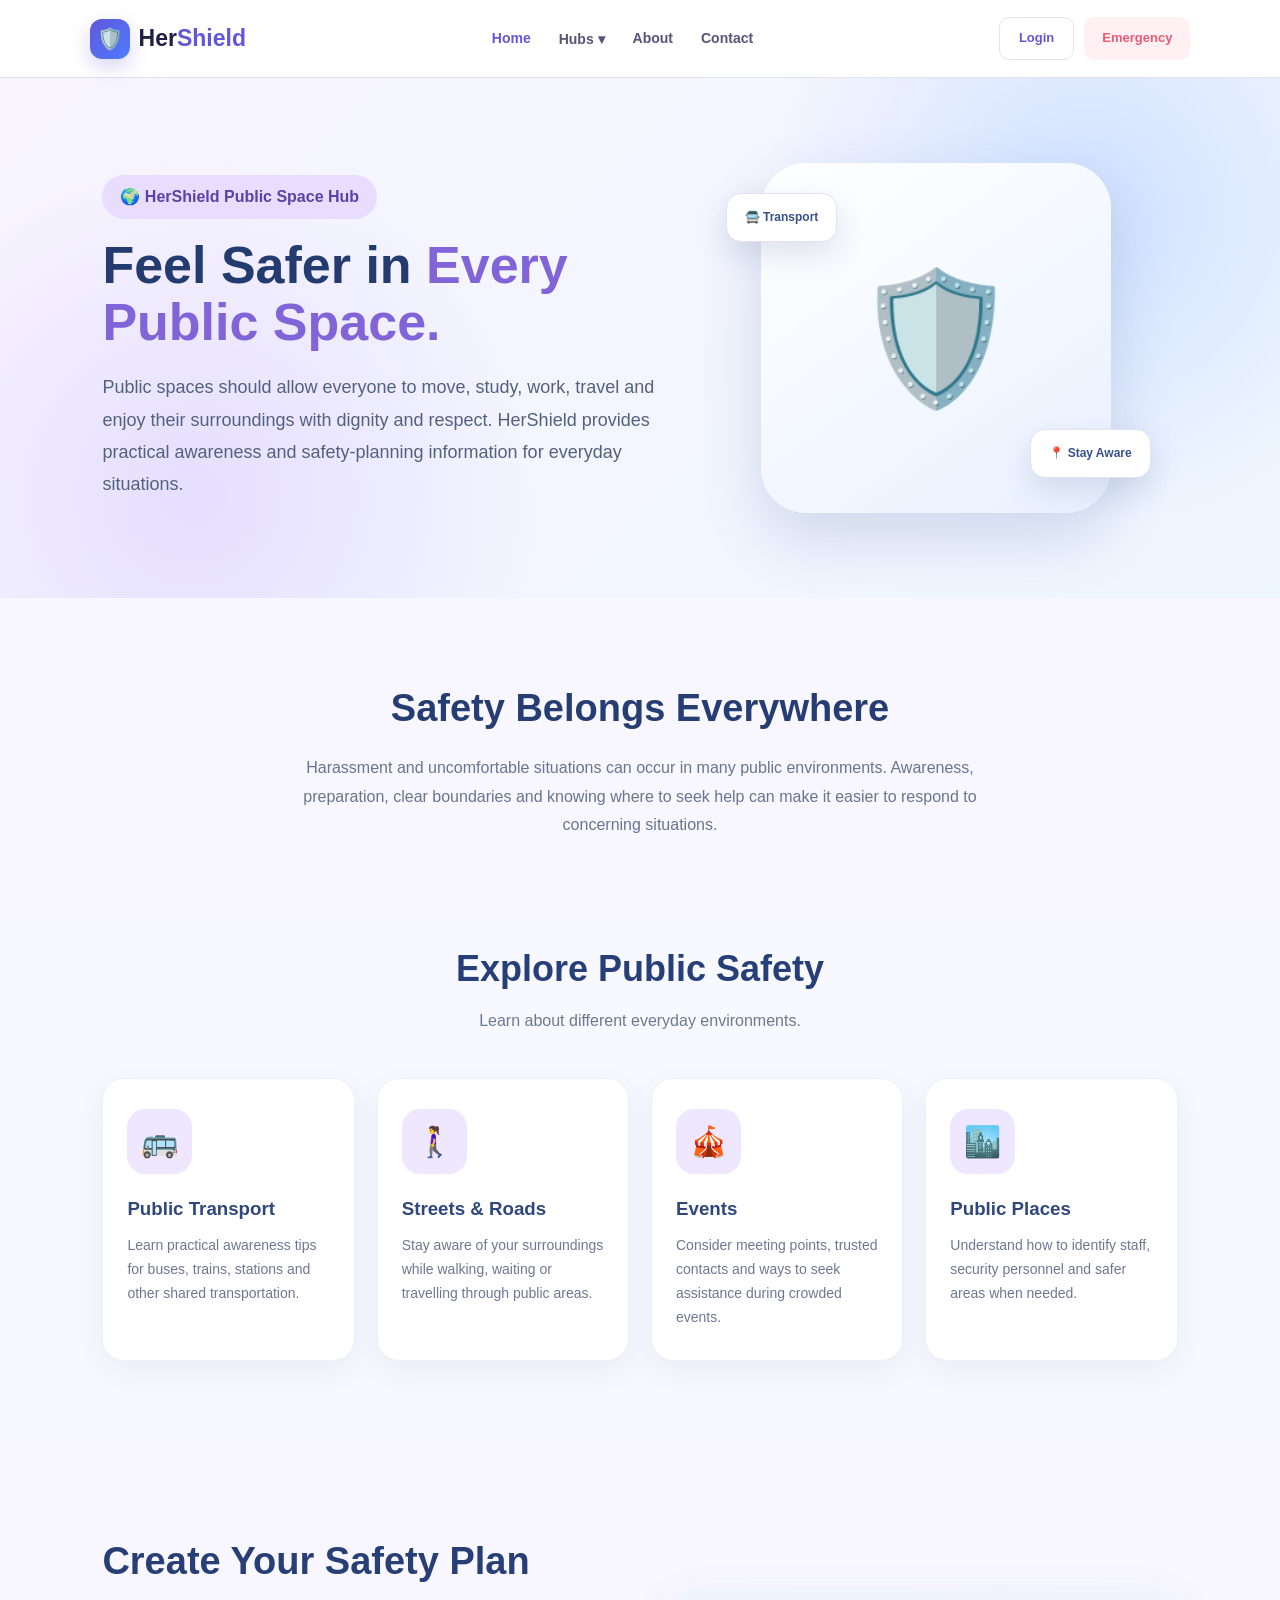
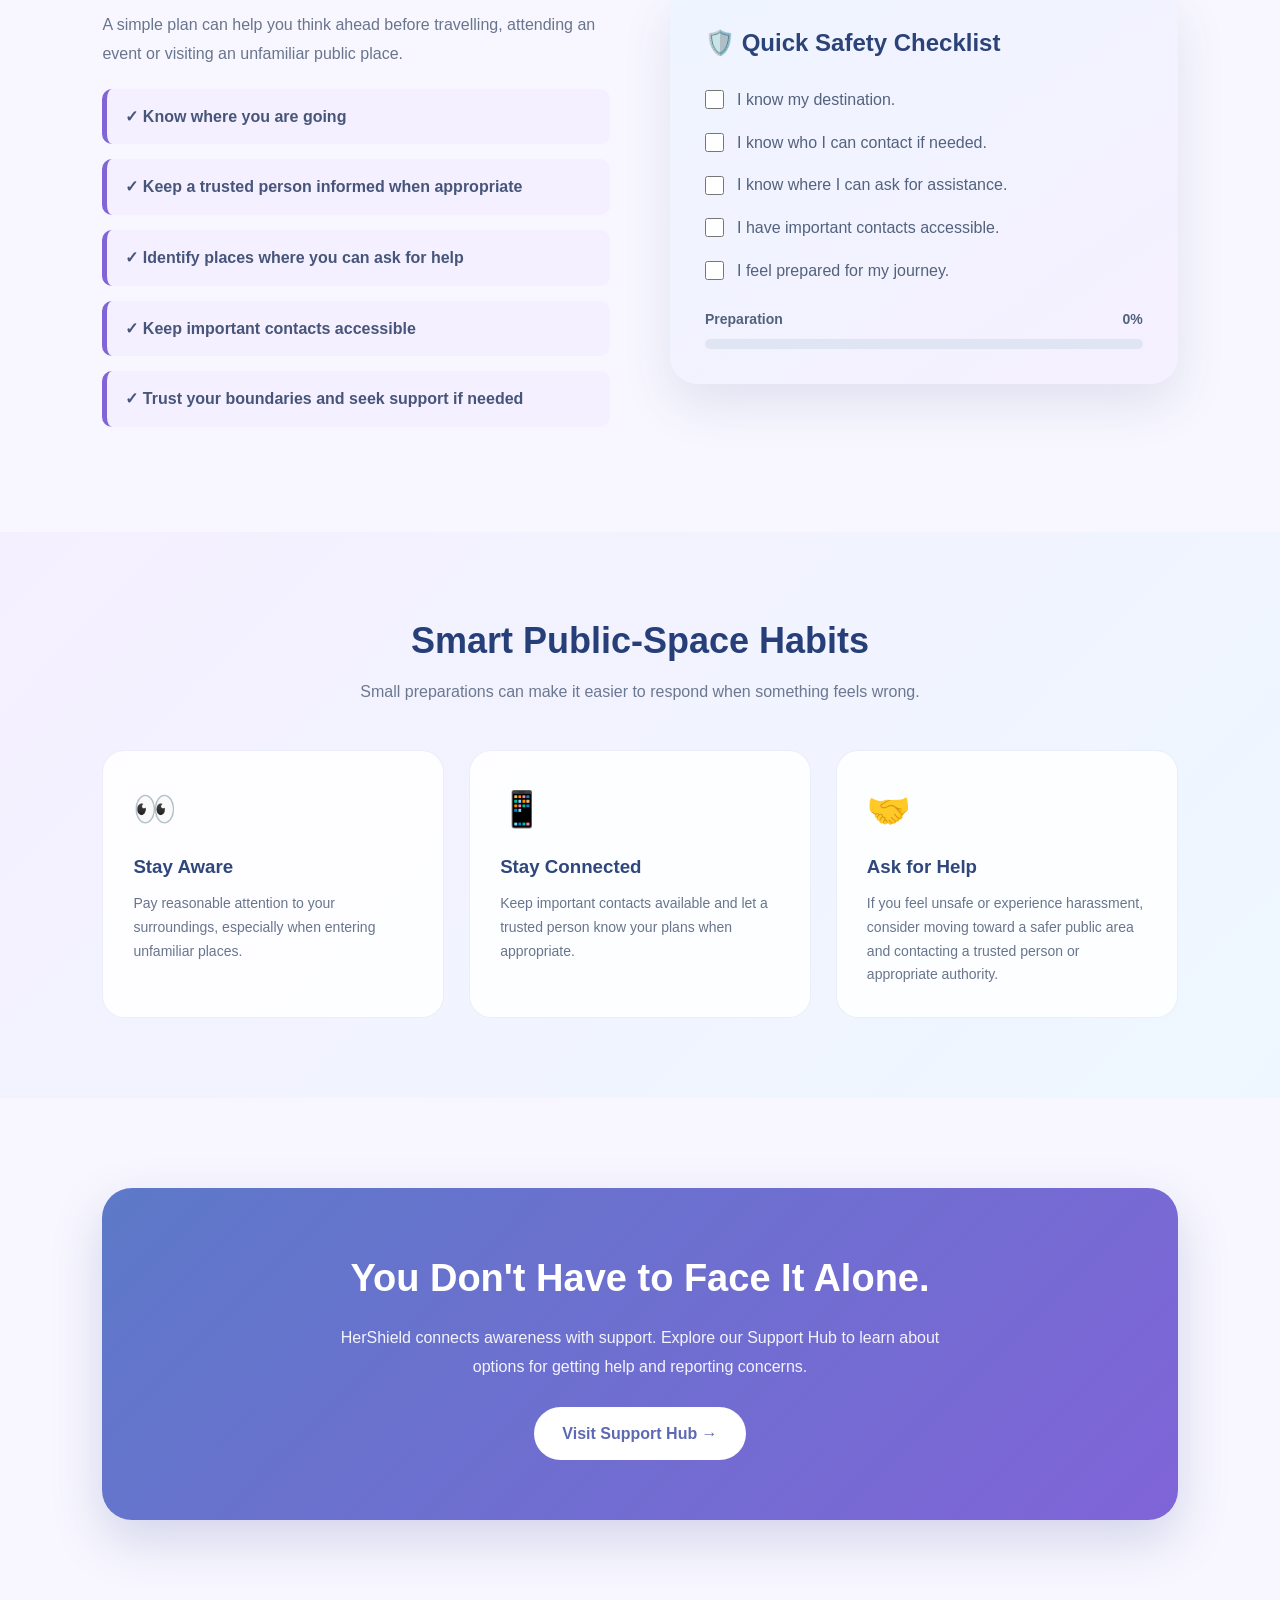
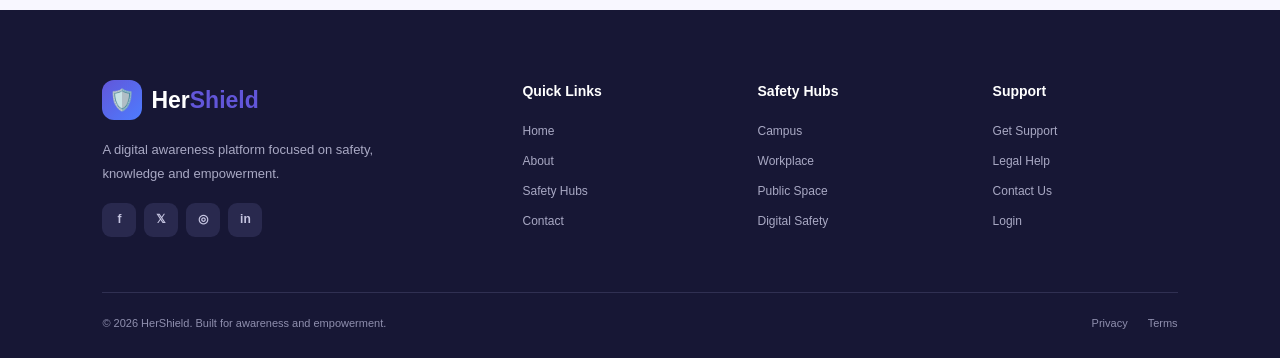
<file: public-space-hub.html>
<!DOCTYPE html>
<html lang="en">
<head>
    <meta charset="UTF-8">
    <meta name="viewport" content="width=device-width, initial-scale=1.0">
    <title>Public Space Hub | HerShield</title>

    <link rel="stylesheet" href="style.css">

    <style>
        /* =========================
           PUBLIC SPACE HUB
        ========================== */

        .public-hero {
            min-height: 520px;
            display: flex;
            align-items: center;
            padding: 80px 8%;
            background:
                radial-gradient(circle at 85% 25%, rgba(119, 171, 255, .28), transparent 28%),
                radial-gradient(circle at 15% 80%, rgba(190, 160, 255, .28), transparent 30%),
                linear-gradient(135deg, #f8f5ff, #eef6ff);
            overflow: hidden;
        }

        .public-hero-content {
            width: 55%;
        }

        .public-badge {
            display: inline-block;
            padding: 9px 18px;
            border-radius: 30px;
            background: #e8ddff;
            color: #5a43a5;
            font-weight: 700;
            margin-bottom: 18px;
        }

        .public-hero h1 {
            font-size: 52px;
            line-height: 1.1;
            color: #243b70;
            margin-bottom: 20px;
        }

        .public-hero h1 span {
            color: #8064d8;
        }

        .public-hero p {
            font-size: 18px;
            line-height: 1.8;
            color: #53627c;
            max-width: 650px;
        }

        .public-visual {
            width: 45%;
            display: flex;
            justify-content: center;
            align-items: center;
        }

        .visual-card {
            width: 350px;
            height: 350px;
            border-radius: 45px;
            background: linear-gradient(145deg, #ffffff, #e9f1ff);
            box-shadow: 0 25px 60px rgba(55, 84, 145, .18);
            display: flex;
            justify-content: center;
            align-items: center;
            position: relative;
        }

        .visual-icon {
            font-size: 130px;
        }

        .floating-card {
            position: absolute;
            padding: 14px 18px;
            background: white;
            border-radius: 15px;
            box-shadow: 0 12px 30px rgba(48, 68, 110, .14);
            font-weight: 700;
            color: #38518a;
        }

        .floating-one {
            top: 30px;
            left: -35px;
        }

        .floating-two {
            bottom: 35px;
            right: -40px;
        }

        /* INTRO */

        .public-intro {
            padding: 80px 8%;
            text-align: center;
        }

        .public-intro h2 {
            font-size: 38px;
            color: #263d73;
            margin-bottom: 15px;
        }

        .public-intro > p {
            max-width: 750px;
            margin: auto;
            line-height: 1.8;
            color: #68758c;
        }

        /* SAFETY CARDS */

        .public-topics {
            padding: 20px 8% 80px;
            background: #f8f9ff;
        }

        .section-title {
            text-align: center;
            margin-bottom: 45px;
        }

        .section-title h2 {
            font-size: 36px;
            color: #273f78;
        }

        .section-title p {
            color: #6c7890;
            margin-top: 10px;
        }

        .topic-grid {
            display: grid;
            grid-template-columns: repeat(4, 1fr);
            gap: 22px;
        }

        .topic-card {
            background: white;
            padding: 30px 24px;
            border-radius: 22px;
            box-shadow: 0 10px 30px rgba(58, 76, 126, .08);
            transition: .3s ease;
            border: 1px solid #edf0fa;
        }

        .topic-card:hover {
            transform: translateY(-8px);
            box-shadow: 0 18px 35px rgba(58, 76, 126, .14);
        }

        .topic-icon {
            width: 65px;
            height: 65px;
            border-radius: 18px;
            display: flex;
            align-items: center;
            justify-content: center;
            background: #eee7ff;
            font-size: 30px;
            margin-bottom: 20px;
        }

        .topic-card h3 {
            color: #30477c;
            margin-bottom: 10px;
        }

        .topic-card p {
            color: #6d7890;
            line-height: 1.7;
            font-size: 14px;
        }

        /* SAFETY PLANNING */

        .planning {
            padding: 90px 8%;
        }

        .planning-box {
            display: grid;
            grid-template-columns: 1fr 1fr;
            gap: 60px;
            align-items: center;
        }

        .planning-text h2 {
            font-size: 38px;
            color: #283f76;
            margin-bottom: 20px;
        }

        .planning-text p {
            color: #69758d;
            line-height: 1.8;
            margin-bottom: 20px;
        }

        .plan-list {
            list-style: none;
            padding: 0;
        }

        .plan-list li {
            margin: 15px 0;
            padding: 15px 18px;
            background: #f4f0ff;
            border-left: 5px solid #8064d8;
            border-radius: 10px;
            color: #465579;
            font-weight: 600;
        }

        .planning-card {
            background: linear-gradient(145deg, #eef5ff, #f6f0ff);
            padding: 35px;
            border-radius: 28px;
            box-shadow: 0 20px 50px rgba(57, 77, 130, .12);
        }

        .planning-card h3 {
            color: #2c4378;
            margin-bottom: 25px;
            font-size: 24px;
        }

        .check-item {
            display: flex;
            align-items: center;
            gap: 13px;
            margin: 17px 0;
            color: #53627d;
        }

        .check-item input {
            width: 19px;
            height: 19px;
            accent-color: #8064d8;
        }

        .progress-area {
            margin-top: 25px;
        }

        .progress-label {
            display: flex;
            justify-content: space-between;
            color: #52617c;
            font-size: 14px;
            font-weight: 700;
            margin-bottom: 8px;
        }

        .progress-bar {
            height: 10px;
            background: #dfe5f3;
            border-radius: 20px;
            overflow: hidden;
        }

        .progress-fill {
            height: 100%;
            width: 0%;
            background: linear-gradient(90deg, #8064d8, #5795e8);
            transition: .3s;
        }

        /* TIPS */

        .tips-section {
            padding: 80px 8%;
            background: linear-gradient(135deg, #f5f0ff, #eef7ff);
        }

        .tips-grid {
            display: grid;
            grid-template-columns: repeat(3, 1fr);
            gap: 25px;
        }

        .tip {
            background: rgba(255,255,255,.85);
            padding: 30px;
            border-radius: 22px;
            border: 1px solid rgba(125, 150, 210, .15);
        }

        .tip span {
            font-size: 35px;
        }

        .tip h3 {
            margin: 15px 0 10px;
            color: #30477c;
        }

        .tip p {
            color: #69758c;
            line-height: 1.7;
            font-size: 14px;
        }

        /* CTA */

        .public-cta {
            padding: 90px 8%;
            text-align: center;
        }

        .public-cta-box {
            background: linear-gradient(135deg, #5d79c8, #8064d8);
            color: white;
            padding: 60px 30px;
            border-radius: 30px;
            box-shadow: 0 20px 50px rgba(76, 91, 160, .22);
        }

        .public-cta h2 {
            font-size: 38px;
            margin-bottom: 15px;
        }

        .public-cta p {
            max-width: 650px;
            margin: auto;
            line-height: 1.8;
            opacity: .92;
        }

        .cta-button {
            display: inline-block;
            margin-top: 25px;
            padding: 14px 28px;
            background: white;
            color: #5d69b4;
            border-radius: 30px;
            text-decoration: none;
            font-weight: 800;
            transition: .3s;
        }

        .cta-button:hover {
            transform: translateY(-3px);
        }

        /* RESPONSIVE */

        @media(max-width: 1000px) {
            .topic-grid {
                grid-template-columns: repeat(2, 1fr);
            }

            .public-hero-content {
                width: 60%;
            }

            .public-visual {
                width: 40%;
            }

            .visual-card {
                width: 280px;
                height: 280px;
            }
        }

        @media(max-width: 768px) {
            .public-hero {
                flex-direction: column;
                text-align: center;
            }

            .public-hero-content,
            .public-visual {
                width: 100%;
            }

            .public-hero h1 {
                font-size: 40px;
            }

            .public-visual {
                margin-top: 50px;
            }

            .planning-box {
                grid-template-columns: 1fr;
            }

            .tips-grid {
                grid-template-columns: 1fr;
            }
        }

        @media(max-width: 550px) {
            .topic-grid {
                grid-template-columns: 1fr;
            }

            .public-hero h1 {
                font-size: 34px;
            }

            .visual-card {
                width: 240px;
                height: 240px;
            }

            .visual-icon {
                font-size: 90px;
            }

            .floating-one {
                left: -20px;
            }

            .floating-two {
                right: -20px;
            }
        }
    </style>
</head>

<body>

<!-- =========================
     NAVIGATION
========================== -->

 <header class="navbar">

        <a href="index.html" class="logo">
            <span class="logo-icon">🛡️</span>
            <span>Her<span>Shield</span></span>
        </a>

        <nav id="navMenu">

            <a href="index.html" class="active">Home</a>

            <div class="dropdown">
                <a href="#hubs">Hubs ▾</a>

                <div class="dropdown-menu">
                    <a href="campus-hub.html">Campus Hub</a>
                    <a href="workplace-hub.html">Workplace Hub</a>
                    <a href="public-space-hub.html">Public Space Hub</a>
                    <a href="digital-safety-hub.html">Digital Safety Hub</a>
                    <a href="home-safety-hub.html">Home Safety Hub</a>
                    <a href="support-hub.html">Support Hub</a>
                    <a href="legal-help-hub.html">Legal Help Hub</a>
                </div>
            </div>

            <a href="About.html">About</a>
            <a href="contact.html">Contact</a>

        </nav>

        <div class="nav-buttons">
            <a href="login.html" class="login-btn">Login</a>
            <a href="emergancy.html" class="emergency-btn">Emergency</a>
        </div>

        <button class="menu-btn" id="menuBtn">☰</button>

    </header>



<!-- =========================
     HERO
========================== -->

<section class="public-hero">

    <div class="public-hero-content">

        <span class="public-badge">🌍 HerShield Public Space Hub</span>

        <h1>
            Feel Safer in
            <span>Every Public Space.</span>
        </h1>

        <p>
            Public spaces should allow everyone to move, study, work,
            travel and enjoy their surroundings with dignity and respect.
            HerShield provides practical awareness and safety-planning
            information for everyday situations.
        </p>

    </div>

    <div class="public-visual">

        <div class="visual-card">

            <div class="visual-icon">
                🛡️
            </div>

            <div class="floating-card floating-one">
                🚍 Transport
            </div>

            <div class="floating-card floating-two">
                📍 Stay Aware
            </div>

        </div>

    </div>

</section>


<!-- =========================
     INTRO
========================== -->

<section class="public-intro">

    <h2>Safety Belongs Everywhere</h2>

    <p>
        Harassment and uncomfortable situations can occur in many
        public environments. Awareness, preparation, clear boundaries
        and knowing where to seek help can make it easier to respond
        to concerning situations.
    </p>

</section>


<!-- =========================
     PUBLIC SPACE TOPICS
========================== -->

<section class="public-topics">

    <div class="section-title">

        <h2>Explore Public Safety</h2>

        <p>
            Learn about different everyday environments.
        </p>

    </div>


    <div class="topic-grid">

        <div class="topic-card">

            <div class="topic-icon">🚌</div>

            <h3>Public Transport</h3>

            <p>
                Learn practical awareness tips for buses,
                trains, stations and other shared transportation.
            </p>

        </div>


        <div class="topic-card">

            <div class="topic-icon">🚶‍♀️</div>

            <h3>Streets & Roads</h3>

            <p>
                Stay aware of your surroundings while walking,
                waiting or travelling through public areas.
            </p>

        </div>


        <div class="topic-card">

            <div class="topic-icon">🎪</div>

            <h3>Events</h3>

            <p>
                Consider meeting points, trusted contacts and
                ways to seek assistance during crowded events.
            </p>

        </div>


        <div class="topic-card">

            <div class="topic-icon">🏙️</div>

            <h3>Public Places</h3>

            <p>
                Understand how to identify staff, security
                personnel and safer areas when needed.
            </p>

        </div>

    </div>

</section>


<!-- =========================
     SAFETY PLANNING
========================== -->

<section class="planning">

    <div class="planning-box">

        <div class="planning-text">

            <h2>Create Your Safety Plan</h2>

            <p>
                A simple plan can help you think ahead before
                travelling, attending an event or visiting an
                unfamiliar public place.
            </p>

            <ul class="plan-list">

                <li>✓ Know where you are going</li>

                <li>✓ Keep a trusted person informed when appropriate</li>

                <li>✓ Identify places where you can ask for help</li>

                <li>✓ Keep important contacts accessible</li>

                <li>✓ Trust your boundaries and seek support if needed</li>

            </ul>

        </div>


        <div class="planning-card">

            <h3>🛡️ Quick Safety Checklist</h3>

            <label class="check-item">
                <input type="checkbox" class="safety-check">
                I know my destination.
            </label>

            <label class="check-item">
                <input type="checkbox" class="safety-check">
                I know who I can contact if needed.
            </label>

            <label class="check-item">
                <input type="checkbox" class="safety-check">
                I know where I can ask for assistance.
            </label>

            <label class="check-item">
                <input type="checkbox" class="safety-check">
                I have important contacts accessible.
            </label>

            <label class="check-item">
                <input type="checkbox" class="safety-check">
                I feel prepared for my journey.
            </label>


            <div class="progress-area">

                <div class="progress-label">
                    <span>Preparation</span>
                    <span id="progressText">0%</span>
                </div>

                <div class="progress-bar">
                    <div class="progress-fill" id="progressFill"></div>
                </div>

            </div>

        </div>

    </div>

</section>


<!-- =========================
     SAFETY TIPS
========================== -->

<section class="tips-section">

    <div class="section-title">

        <h2>Smart Public-Space Habits</h2>

        <p>
            Small preparations can make it easier to respond when something feels wrong.
        </p>

    </div>


    <div class="tips-grid">

        <div class="tip">

            <span>👀</span>

            <h3>Stay Aware</h3>

            <p>
                Pay reasonable attention to your surroundings,
                especially when entering unfamiliar places.
            </p>

        </div>


        <div class="tip">

            <span>📱</span>

            <h3>Stay Connected</h3>

            <p>
                Keep important contacts available and let a
                trusted person know your plans when appropriate.
            </p>

        </div>


        <div class="tip">

            <span>🤝</span>

            <h3>Ask for Help</h3>

            <p>
                If you feel unsafe or experience harassment,
                consider moving toward a safer public area and
                contacting a trusted person or appropriate authority.
            </p>

        </div>

    </div>

</section>


<!-- =========================
     CTA
========================== -->

<section class="public-cta">

    <div class="public-cta-box">

        <h2>You Don't Have to Face It Alone.</h2>

        <p>
            HerShield connects awareness with support.
            Explore our Support Hub to learn about options
            for getting help and reporting concerns.
        </p>

        <a href="support-hub.html" class="cta-button">
            Visit Support Hub →
        </a>

    </div>

</section>


<!-- =========================
     FOOTER
========================== -->
  <footer>

        <div class="footer-main">

            <div class="footer-about">

                <a href="index.html" class="logo">
                    <span class="logo-icon">🛡️</span>
                    <span>Her<span>Shield</span></span>
                </a>

                <p>
                    A digital awareness platform focused on
                    safety, knowledge and empowerment.
                </p>

                <div class="socials">
                    <a href="#">f</a>
                    <a href="#">𝕏</a>
                    <a href="#">◎</a>
                    <a href="#">in</a>
                </div>

            </div>


            <div class="footer-links">

                <h4>Quick Links</h4>

                <a href="index.html">Home</a>
                <a href="About.html">About</a>
                <a href="#hubs">Safety Hubs</a>
                <a href="contact.html">Contact</a>

            </div>


            <div class="footer-links">

                <h4>Safety Hubs</h4>

                <a href="campus-hub.html">Campus</a>
                <a href="workplace-hub.html">Workplace</a>
                <a href="public-space-hub.html">Public Space</a>
                <a href="digital-safety-hub.html">Digital Safety</a>

            </div>


            <div class="footer-links">

                <h4>Support</h4>

                <a href="support-hub.html">Get Support</a>
                <a href="legal-help-hub.html">Legal Help</a>
                <a href="contact.html">Contact Us</a>
                <a href="login.html">Login</a>

            </div>

        </div>


        <div class="footer-bottom">

            <p>
                © 2026 HerShield. Built for awareness and empowerment.
            </p>

            <div>
                <a href="#">Privacy</a>
                <a href="#">Terms</a>
            </div>

        </div>

    </footer>


<!-- =========================
     JAVASCRIPT
========================== -->

<script src="script.js"></script>

<script>

    const safetyChecks = document.querySelectorAll(".safety-check");
    const progressFill = document.getElementById("progressFill");
    const progressText = document.getElementById("progressText");

    function updateProgress() {

        let completed = 0;

        safetyChecks.forEach(function(check) {

            if (check.checked) {
                completed++;
            }

        });

        const percentage =
            Math.round((completed / safetyChecks.length) * 100);

        progressFill.style.width = percentage + "%";
        progressText.textContent = percentage + "%";

    }

    safetyChecks.forEach(function(check) {

        check.addEventListener("change", updateProgress);

    });

</script>

</body>
</html>
</file>
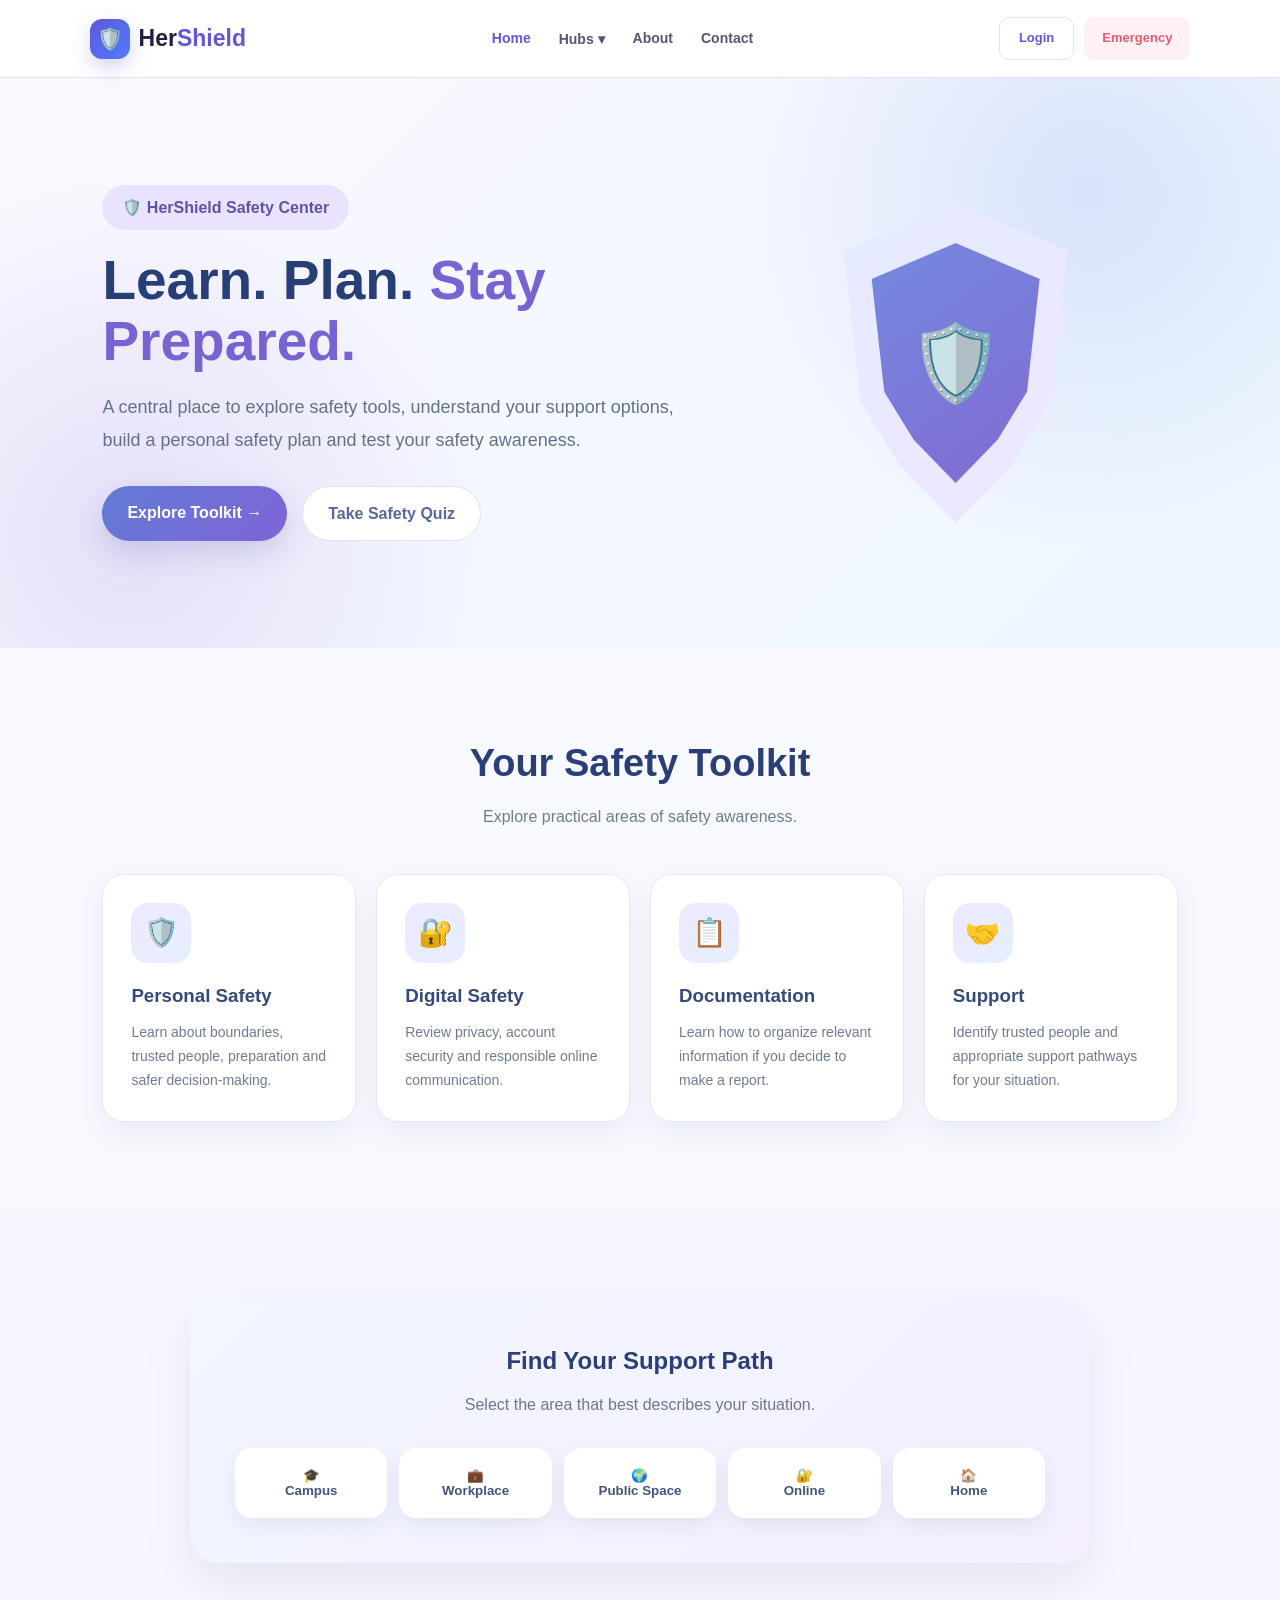
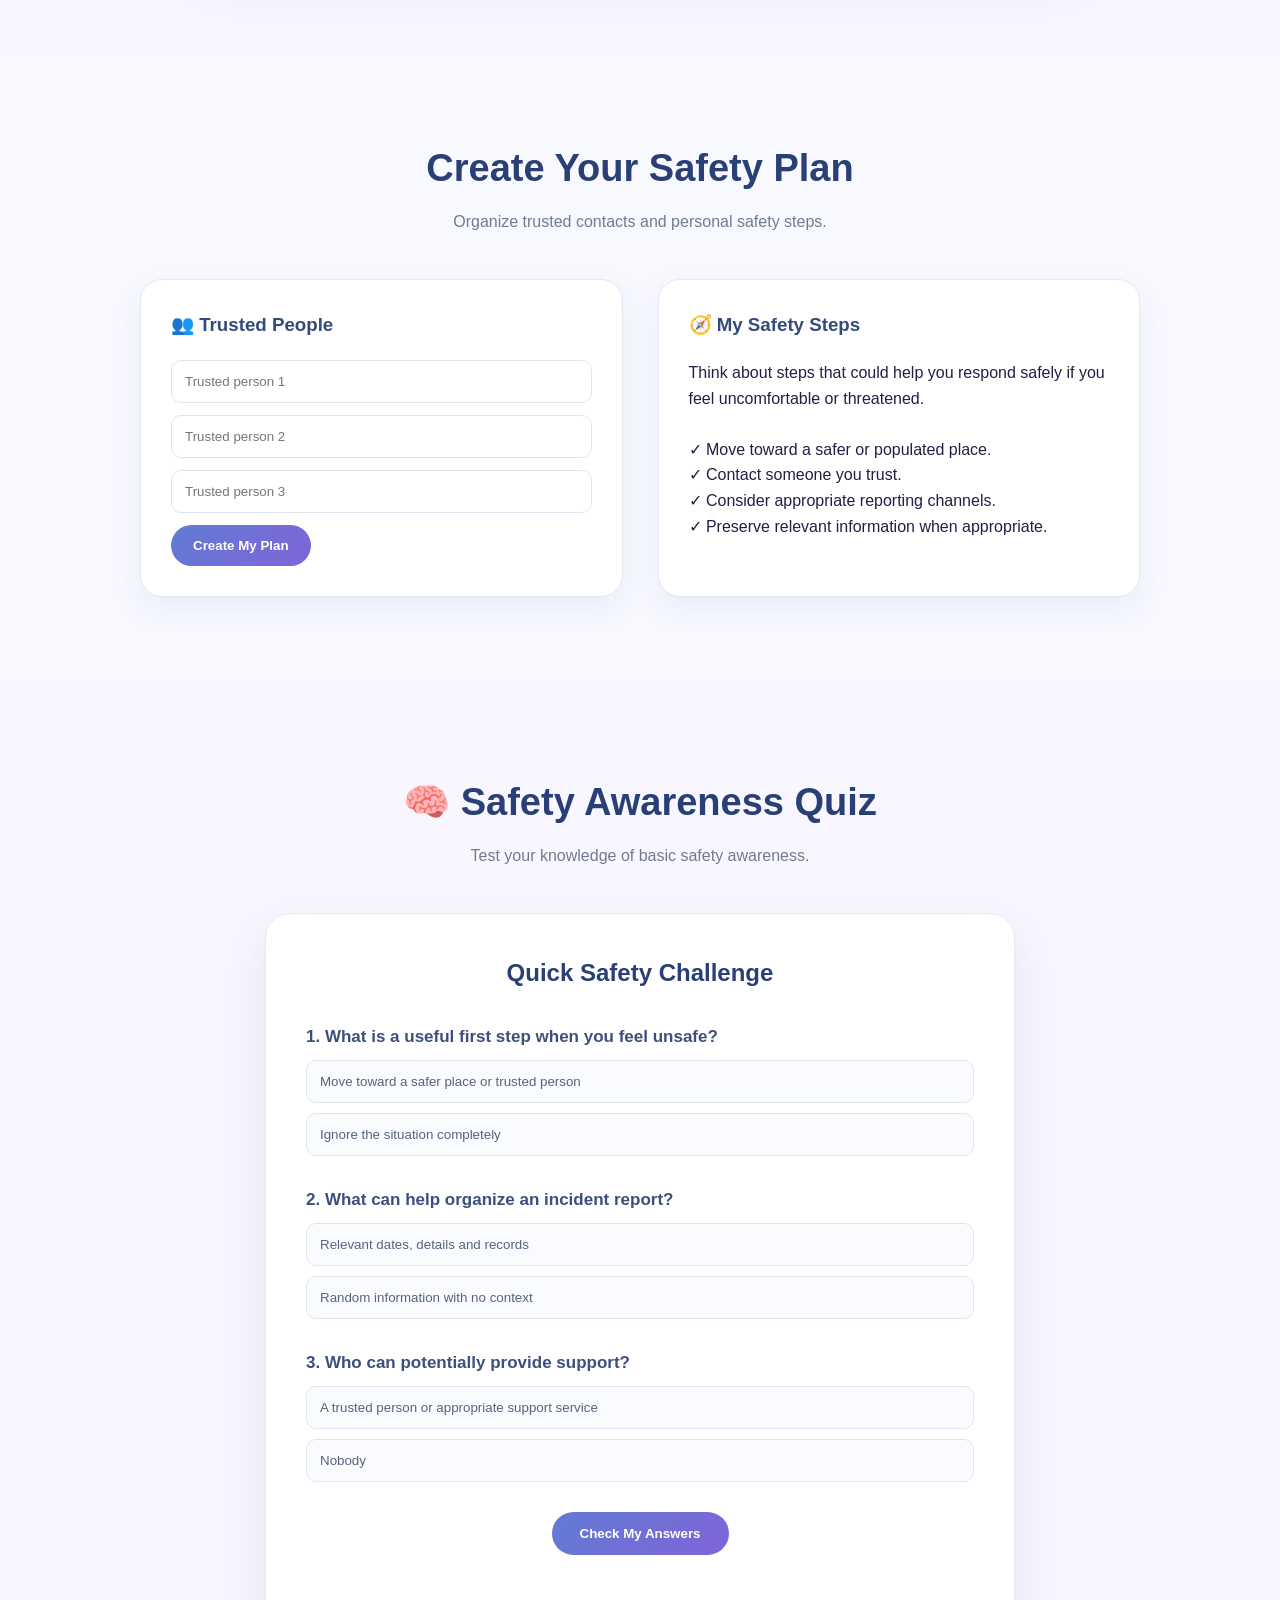
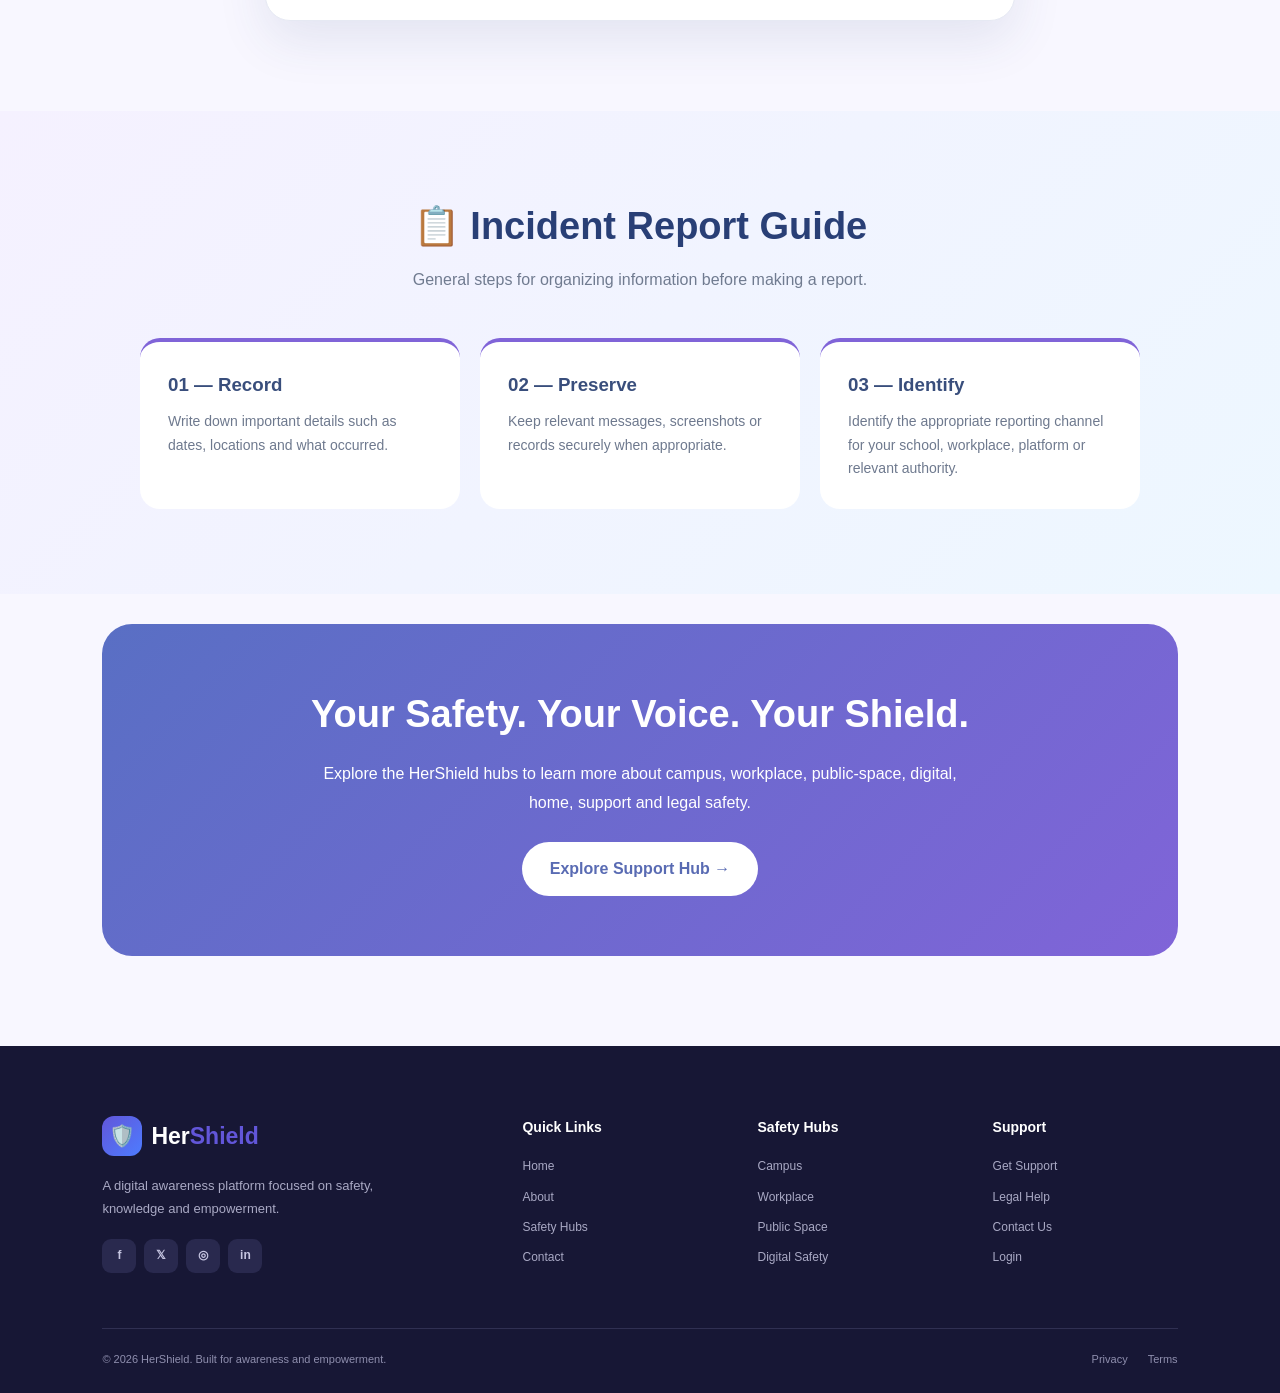
<file: safety-center.html>
<!DOCTYPE html>
<html lang="en">

<head>

    <meta charset="UTF-8">

    <meta name="viewport"
          content="width=device-width, initial-scale=1.0">

    <title>Safety Center | HerShield</title>

    <link rel="stylesheet"
          href="style.css">


    <style>
.navbar {
    width: 100%;
    height: 78px;
    padding: 0 7%;
    display: flex;
    align-items: center;
    justify-content: space-between;
    background: rgba(255, 255, 255, 0.96);
    border-bottom: 1px solid var(--border);
    position: sticky;
    top: 0;
    z-index: 1000;
    backdrop-filter: blur(12px);
}


/* ---------- LOGO ---------- */

.logo {
    display: flex;
    align-items: center;
    gap: 9px;
    font-size: 23px;
    font-weight: 800;
    color: var(--dark);
}

.logo > span:last-child > span {
    color: var(--primary);
}

.logo-icon {
    width: 40px;
    height: 40px;
    border-radius: 12px;
    display: flex;
    align-items: center;
    justify-content: center;
    background: linear-gradient(135deg, #6256d9, #4d7cff);
    color: white;
    font-size: 21px;
    box-shadow: 0 8px 20px rgba(98, 86, 217, 0.25);
}


/* ---------- NAVIGATION ---------- */

.navbar nav {
    display: flex;
    align-items: center;
    gap: 28px;
}

.navbar nav > a,
.dropdown > a {
    color: #555577;
    font-size: 14px;
    font-weight: 600;
    transition: 0.3s;
}

.navbar nav > a:hover,
.dropdown > a:hover,
.navbar nav .active {
    color: var(--primary);
}


/* ---------- DROPDOWN ---------- */

.dropdown {
    position: relative;
}

.dropdown-menu {
    position: absolute;
    top: 30px;
    left: -20px;
    width: 210px;
    padding: 10px;
    background: white;
    border: 1px solid var(--border);
    border-radius: 14px;
    box-shadow: var(--shadow);
    opacity: 0;
    visibility: hidden;
    transform: translateY(10px);
    transition: 0.3s;
}

.dropdown:hover .dropdown-menu {
    opacity: 1;
    visibility: visible;
    transform: translateY(0);
}

.dropdown-menu a {
    display: block;
    padding: 10px 12px;
    border-radius: 9px;
    color: #555577;
    font-size: 13px;
    font-weight: 600;
}

.dropdown-menu a:hover {
    background: var(--lavender);
    color: var(--primary);
}


/* ---------- NAV BUTTONS ---------- */

.nav-buttons {
    display: flex;
    align-items: center;
    gap: 10px;
}

.login-btn {
    padding: 10px 19px;
    border: 1px solid var(--border);
    border-radius: 10px;
    color: var(--primary);
    font-size: 13px;
    font-weight: 700;
    transition: 0.3s;
}

.login-btn:hover {
    background: var(--lavender);
}

.emergency-btn {
    padding: 11px 18px;
    border-radius: 10px;
    background: #fff0f3;
    color: var(--danger);
    font-size: 13px;
    font-weight: 700;
    transition: 0.3s;
}

.emergency-btn:hover {
    background: var(--danger);
    color: white;
}


/* ---------- MOBILE BUTTON ---------- */

.menu-btn {
    display: none;
    border: none;
    background: var(--lavender);
    color: var(--primary);
    font-size: 23px;
    width: 42px;
    height: 42px;
    border-radius: 10px;
    cursor: pointer;
}

        /* =====================================
           SAFETY CENTER HERO
        ====================================== */

        .safety-hero {

            min-height: 570px;

            padding: 80px 8%;

            display: flex;

            align-items: center;

            justify-content: space-between;

            gap: 50px;

            background:
                radial-gradient(
                    circle at 85% 20%,
                    rgba(103,133,225,.18),
                    transparent 30%
                ),

                radial-gradient(
                    circle at 10% 80%,
                    rgba(143,112,214,.18),
                    transparent 30%
                ),

                linear-gradient(
                    135deg,
                    #fbf9ff,
                    #edf6ff
                );

        }


        .safety-hero-text {

            width: 55%;

        }


        .safety-badge {

            display: inline-block;

            padding: 10px 20px;

            border-radius: 30px;

            background: #e9e3ff;

            color: #6251a6;

            font-weight: 800;

        }


        .safety-hero h1 {

            margin-top: 20px;

            font-size: 55px;

            line-height: 1.1;

            color: #273e76;

        }


        .safety-hero h1 span {

            color: #7962d1;

        }


        .safety-hero p {

            max-width: 650px;

            margin-top: 20px;

            color: #647189;

            line-height: 1.8;

            font-size: 18px;

        }


        .safety-hero-buttons {

            margin-top: 30px;

            display: flex;

            gap: 15px;

            flex-wrap: wrap;

        }


        .safety-btn {

            padding: 14px 25px;

            border-radius: 30px;

            text-decoration: none;

            font-weight: 800;

            transition: .3s;

        }


        .safety-primary {

            background:
                linear-gradient(
                    135deg,
                    #617bd4,
                    #8064d8
                );

            color: white;

            box-shadow:
                0 12px 30px
                rgba(83,91,172,.2);

        }


        .safety-secondary {

            background: white;

            color: #58699e;

            border: 1px solid #dce2f1;

        }


        .safety-btn:hover {

            transform: translateY(-4px);

        }


        /* =====================================
           SHIELD VISUAL
        ====================================== */

        .safety-visual {

            width: 42%;

            display: flex;

            justify-content: center;

        }


        .big-shield {

            width: 280px;

            height: 320px;

            display: flex;

            align-items: center;

            justify-content: center;

            background:
                linear-gradient(
                    145deg,
                    #e5ecff,
                    #eee6ff
                );

            clip-path: polygon(
                50% 0%,
                90% 15%,
                84% 62%,
                70% 82%,
                50% 100%,
                30% 82%,
                16% 62%,
                10% 15%
            );

            box-shadow:
                0 25px 60px
                rgba(67,82,150,.2);

        }


        .shield-inner {

            width: 210px;

            height: 240px;

            display: flex;

            align-items: center;

            justify-content: center;

            background:
                linear-gradient(
                    145deg,
                    #738bdf,
                    #8269d3
                );

            clip-path: polygon(
                50% 0%,
                90% 15%,
                84% 62%,
                70% 82%,
                50% 100%,
                30% 82%,
                16% 62%,
                10% 15%
            );

            font-size: 75px;

        }


        /* =====================================
           SECTION COMMON
        ====================================== */

        .center-section {

            padding: 85px 8%;

        }


        .center-title {

            text-align: center;

            margin-bottom: 45px;

        }


        .center-title h2 {

            color: #293f76;

            font-size: 38px;

        }


        .center-title p {

            margin-top: 10px;

            color: #707b90;

        }


        /* =====================================
           TOOLKIT
        ====================================== */

        .toolkit-section {

            background: #f8f9ff;

        }


        .toolkit-grid {

            display: grid;

            grid-template-columns:
                repeat(4,1fr);

            gap: 20px;

        }


        .tool-card {

            background: white;

            padding: 28px;

            border-radius: 22px;

            border: 1px solid #e5e9f4;

            box-shadow:
                0 12px 28px
                rgba(51,70,120,.07);

            transition: .3s;

        }


        .tool-card:hover {

            transform: translateY(-8px);

            box-shadow:
                0 20px 40px
                rgba(51,70,120,.13);

        }


        .tool-icon {

            width: 60px;

            height: 60px;

            display: flex;

            align-items: center;

            justify-content: center;

            border-radius: 17px;

            background:
                linear-gradient(
                    135deg,
                    #eee8ff,
                    #e5f0ff
                );

            font-size: 28px;

            margin-bottom: 18px;

        }


        .tool-card h3 {

            color: #344a7c;

            margin-bottom: 10px;

        }


        .tool-card p {

            color: #707b90;

            font-size: 14px;

            line-height: 1.7;

        }


        /* =====================================
           SUPPORT PATH
        ====================================== */

        .path-section {

            padding: 90px 8%;

        }


        .path-box {

            max-width: 900px;

            margin: auto;

            padding: 45px;

            text-align: center;

            background:
                linear-gradient(
                    135deg,
                    #f1f6ff,
                    #f5efff
                );

            border-radius: 30px;

            box-shadow:
                0 20px 50px
                rgba(58,76,130,.1);

        }


        .path-box h2 {

            color: #293f76;

            margin-bottom: 12px;

        }


        .path-box p {

            color: #6c778d;

            margin-bottom: 30px;

        }


        .path-options {

            display: grid;

            grid-template-columns:
                repeat(5,1fr);

            gap: 12px;

        }


        .path-option {

            border: none;

            padding: 20px 10px;

            border-radius: 17px;

            background: white;

            color: #43557f;

            cursor: pointer;

            font-weight: 800;

            box-shadow:
                0 8px 20px
                rgba(48,68,120,.08);

            transition: .3s;

        }


        .path-option:hover {

            transform: translateY(-5px);

        }


        #path-result {

            display: none;

            margin-top: 25px;

            padding: 20px;

            background: white;

            border-radius: 17px;

            color: #53627e;

            line-height: 1.7;

        }


        /* =====================================
           SAFETY PLAN
        ====================================== */

        .plan-section {

            background: #f8f9ff;

        }


        .plan-container {

            max-width: 1000px;

            margin: auto;

            display: grid;

            grid-template-columns:
                1fr 1fr;

            gap: 35px;

        }


        .plan-card {

            background: white;

            padding: 30px;

            border-radius: 22px;

            border: 1px solid #e4e8f3;

            box-shadow:
                0 12px 30px
                rgba(52,72,125,.07);

        }


        .plan-card h3 {

            color: #344a7c;

            margin-bottom: 20px;

        }


        .plan-input {

            width: 100%;

            padding: 13px;

            margin-bottom: 12px;

            border: 1px solid #dfe4f0;

            border-radius: 10px;

            outline: none;

            box-sizing: border-box;

        }


        .plan-input:focus {

            border-color: #7a70ce;

        }


        .plan-button {

            border: none;

            padding: 13px 22px;

            border-radius: 25px;

            background:
                linear-gradient(
                    135deg,
                    #617bd4,
                    #8064d8
                );

            color: white;

            font-weight: 800;

            cursor: pointer;

        }


        #plan-output {

            margin-top: 20px;

            padding: 18px;

            background: #f3f1fb;

            border-radius: 15px;

            color: #58647d;

            display: none;

        }


        /* =====================================
           QUIZ
        ====================================== */

        .quiz-section {

            padding: 90px 8%;

        }


        .quiz-box {

            max-width: 750px;

            margin: auto;

            padding: 40px;

            background: white;

            border-radius: 25px;

            box-shadow:
                0 20px 50px
                rgba(48,68,120,.1);

            border: 1px solid #e6e9f3;

        }


        .quiz-box h2 {

            color: #293f76;

            text-align: center;

        }


        .question {

            margin-top: 30px;

        }


        .question h3 {

            color: #3d507d;

            font-size: 17px;

        }


        .quiz-option {

            display: block;

            width: 100%;

            margin-top: 10px;

            padding: 13px;

            text-align: left;

            border: 1px solid #dfe4f0;

            border-radius: 10px;

            background: #fafbfe;

            cursor: pointer;

            color: #56637d;

        }


        .quiz-option:hover {

            background: #f0edff;

            border-color: #9183d7;

        }


        .quiz-submit {

            display: block;

            margin: 30px auto 0;

            padding: 14px 28px;

            border: none;

            border-radius: 30px;

            background:
                linear-gradient(
                    135deg,
                    #617bd4,
                    #8064d8
                );

            color: white;

            font-weight: 900;

            cursor: pointer;

        }


        #quiz-result {

            text-align: center;

            margin-top: 25px;

            font-weight: 800;

            color: #5364a0;

        }


        /* =====================================
           REPORT GUIDE
        ====================================== */

        .report-section {

            background:
                linear-gradient(
                    135deg,
                    #f5f1ff,
                    #edf7ff
                );

        }


        .report-grid {

            max-width: 1000px;

            margin: auto;

            display: grid;

            grid-template-columns:
                repeat(3,1fr);

            gap: 20px;

        }


        .report-card {

            background: white;

            padding: 28px;

            border-radius: 20px;

            border-top:
                4px solid #8064d8;

        }


        .report-card h3 {

            color: #394e7c;

            margin-bottom: 10px;

        }


        .report-card p {

            color: #6e798e;

            line-height: 1.7;

            font-size: 14px;

        }


        /* =====================================
           FINAL CTA
        ====================================== */

        .center-cta {

            padding: 30px 8% 90px;

        }


        .center-cta-box {

            max-width: 1100px;

            margin: auto;

            padding: 60px 30px;

            text-align: center;

            color: white;

            border-radius: 30px;

            background:
                linear-gradient(
                    135deg,
                    #596fc4,
                    #8064d8
                );

        }


        .center-cta-box h2 {

            font-size: 38px;

            margin-bottom: 15px;

        }


        .center-cta-box p {

            max-width: 650px;

            margin: auto;

            line-height: 1.8;

        }


        .center-cta-button {

            display: inline-block;

            margin-top: 25px;

            padding: 14px 28px;

            background: white;

            color: #596bb3;

            border-radius: 30px;

            text-decoration: none;

            font-weight: 900;

        }


        /* =====================================
           RESPONSIVE
        ====================================== */

        @media(max-width: 950px) {

            .safety-hero {

                flex-direction: column;

                text-align: center;

            }


            .safety-hero-text,
            .safety-visual {

                width: 100%;

            }


            .safety-hero-buttons {

                justify-content: center;

            }


            .toolkit-grid {

                grid-template-columns:
                    repeat(2,1fr);

            }


            .path-options {

                grid-template-columns:
                    repeat(3,1fr);

            }


            .plan-container {

                grid-template-columns: 1fr;

            }


            .report-grid {

                grid-template-columns:
                    repeat(2,1fr);

            }

        }


        @media(max-width: 600px) {

            .safety-hero h1 {

                font-size: 39px;

            }


            .big-shield {

                width: 230px;

                height: 270px;

            }


            .shield-inner {

                width: 170px;

                height: 205px;

            }


            .toolkit-grid,
            .report-grid {

                grid-template-columns: 1fr;

            }


            .path-options {

                grid-template-columns:
                    repeat(2,1fr);

            }


            .quiz-box {

                padding: 25px;

            }

        }

    </style>

</head>


<body>


<!-- =====================================
     NAVIGATION
====================================== -->

 <header class="navbar">

        <a href="index.html" class="logo">
            <span class="logo-icon">🛡️</span>
            <span>Her<span>Shield</span></span>
        </a>

        <nav id="navMenu">

            <a href="index.html" class="active">Home</a>

            <div class="dropdown">
                <a href="#hubs">Hubs ▾</a>

                <div class="dropdown-menu">
                    <a href="campus-hub.html">Campus Hub</a>
                    <a href="workplace-hub.html">Workplace Hub</a>
                    <a href="public-space-hub.html">Public Space Hub</a>
                    <a href="digital-safety-hub.html">Digital Safety Hub</a>
                    <a href="home-safety-hub.html">Home Safety Hub</a>
                    <a href="support-hub.html">Support Hub</a>
                    <a href="legal-help-hub.html">Legal Help Hub</a>
                </div>
            </div>

            <a href="About.html">About</a>
            <a href="contact.html">Contact</a>

        </nav>

        <div class="nav-buttons">
            <a href="login.html" class="login-btn">Login</a>
            <a href="emergancy.html" class="emergency-btn">Emergency</a>
        </div>

        <button class="menu-btn" id="menuBtn">☰</button>

    </header>



<!-- =====================================
     HERO
====================================== -->

<section class="safety-hero">


    <div class="safety-hero-text">


        <span class="safety-badge">

            🛡️ HerShield Safety Center

        </span>


        <h1>

            Learn. Plan.
            <span>Stay Prepared.</span>

        </h1>


        <p>

            A central place to explore safety tools,
            understand your support options, build a personal
            safety plan and test your safety awareness.

        </p>


        <div class="safety-hero-buttons">


            <a href="#toolkit"
               class="safety-btn safety-primary">

                Explore Toolkit →

            </a>


            <a href="#quiz"
               class="safety-btn safety-secondary">

                Take Safety Quiz

            </a>


        </div>

    </div>



    <div class="safety-visual">


        <div class="big-shield">


            <div class="shield-inner">

                🛡️

            </div>


        </div>

    </div>

</section>



<!-- =====================================
     SAFETY TOOLKIT
====================================== -->

<section class="center-section toolkit-section"
         id="toolkit">


    <div class="center-title">


        <h2>

            Your Safety Toolkit

        </h2>


        <p>

            Explore practical areas of safety awareness.

        </p>

    </div>


    <div class="toolkit-grid">


        <div class="tool-card">


            <div class="tool-icon">

                🛡️

            </div>


            <h3>

                Personal Safety

            </h3>


            <p>

                Learn about boundaries, trusted people,
                preparation and safer decision-making.

            </p>

        </div>



        <div class="tool-card">


            <div class="tool-icon">

                🔐

            </div>


            <h3>

                Digital Safety

            </h3>


            <p>

                Review privacy, account security and
                responsible online communication.

            </p>

        </div>



        <div class="tool-card">


            <div class="tool-icon">

                📋

            </div>


            <h3>

                Documentation

            </h3>


            <p>

                Learn how to organize relevant information
                if you decide to make a report.

            </p>

        </div>



        <div class="tool-card">


            <div class="tool-icon">

                🤝

            </div>


            <h3>

                Support

            </h3>


            <p>

                Identify trusted people and appropriate
                support pathways for your situation.

            </p>

        </div>


    </div>

</section>



<!-- =====================================
     SUPPORT PATH
====================================== -->

<section class="path-section">


    <div class="path-box">


        <h2>

            Find Your Support Path

        </h2>


        <p>

            Select the area that best describes your situation.

        </p>


        <div class="path-options">


            <button class="path-option"
                    onclick="showPath('campus')">

                🎓<br>
                Campus

            </button>


            <button class="path-option"
                    onclick="showPath('workplace')">

                💼<br>
                Workplace

            </button>


            <button class="path-option"
                    onclick="showPath('public')">

                🌍<br>
                Public Space

            </button>


            <button class="path-option"
                    onclick="showPath('digital')">

                🔐<br>
                Online

            </button>


            <button class="path-option"
                    onclick="showPath('home')">

                🏠<br>
                Home

            </button>


        </div>


        <div id="path-result"></div>

    </div>

</section>



<!-- =====================================
     MY SAFETY PLAN
====================================== -->

<section class="center-section plan-section">


    <div class="center-title">


        <h2>

            Create Your Safety Plan

        </h2>


        <p>

            Organize trusted contacts and personal safety steps.

        </p>

    </div>


    <div class="plan-container">


        <div class="plan-card">


            <h3>

                👥 Trusted People

            </h3>


            <input
                type="text"
                id="person1"
                class="plan-input"
                placeholder="Trusted person 1">


            <input
                type="text"
                id="person2"
                class="plan-input"
                placeholder="Trusted person 2">


            <input
                type="text"
                id="person3"
                class="plan-input"
                placeholder="Trusted person 3">


            <button
                class="plan-button"
                onclick="createPlan()">

                Create My Plan

            </button>


            <div id="plan-output"></div>

        </div>



        <div class="plan-card">


            <h3>

                🧭 My Safety Steps

            </h3>


            <p>

                Think about steps that could help you respond
                safely if you feel uncomfortable or threatened.

            </p>


            <br>


            <p>

                ✓ Move toward a safer or populated place.

            </p>


            <p>

                ✓ Contact someone you trust.

            </p>


            <p>

                ✓ Consider appropriate reporting channels.

            </p>


            <p>

                ✓ Preserve relevant information when appropriate.

            </p>

        </div>

    </div>

</section>



<!-- =====================================
     QUIZ
====================================== -->

<section class="quiz-section"
         id="quiz">


    <div class="center-title">


        <h2>

            🧠 Safety Awareness Quiz

        </h2>


        <p>

            Test your knowledge of basic safety awareness.

        </p>

    </div>


    <div class="quiz-box">


        <h2>

            Quick Safety Challenge

        </h2>


        <div class="question">


            <h3>

                1. What is a useful first step when you feel unsafe?

            </h3>


            <button class="quiz-option"
                    onclick="selectAnswer(1, true)">

                Move toward a safer place or trusted person

            </button>


            <button class="quiz-option"
                    onclick="selectAnswer(1, false)">

                Ignore the situation completely

            </button>

        </div>



        <div class="question">


            <h3>

                2. What can help organize an incident report?

            </h3>


            <button class="quiz-option"
                    onclick="selectAnswer(2, true)">

                Relevant dates, details and records

            </button>


            <button class="quiz-option"
                    onclick="selectAnswer(2, false)">

                Random information with no context

            </button>

        </div>



        <div class="question">


            <h3>

                3. Who can potentially provide support?

            </h3>


            <button class="quiz-option"
                    onclick="selectAnswer(3, true)">

                A trusted person or appropriate support service

            </button>


            <button class="quiz-option"
                    onclick="selectAnswer(3, false)">

                Nobody

            </button>

        </div>



        <button class="quiz-submit"
                onclick="showQuizResult()">

            Check My Answers

        </button>


        <div id="quiz-result"></div>

    </div>

</section>



<!-- =====================================
     INCIDENT REPORT GUIDE
====================================== -->

<section class="center-section report-section">


    <div class="center-title">


        <h2>

            📋 Incident Report Guide

        </h2>


        <p>

            General steps for organizing information before
            making a report.

        </p>

    </div>


    <div class="report-grid">


        <div class="report-card">


            <h3>

                01 — Record

            </h3>


            <p>

                Write down important details such as dates,
                locations and what occurred.

            </p>

        </div>



        <div class="report-card">


            <h3>

                02 — Preserve

            </h3>


            <p>

                Keep relevant messages, screenshots or records
                securely when appropriate.

            </p>

        </div>



        <div class="report-card">


            <h3>

                03 — Identify

            </h3>


            <p>

                Identify the appropriate reporting channel
                for your school, workplace, platform or
                relevant authority.

            </p>

        </div>


    </div>

</section>



<!-- =====================================
     CTA
====================================== -->

<section class="center-cta">


    <div class="center-cta-box">


        <h2>

            Your Safety. Your Voice. Your Shield.

        </h2>


        <p>

            Explore the HerShield hubs to learn more about
            campus, workplace, public-space, digital, home,
            support and legal safety.

        </p>


        <a href="support-hub.html"
           class="center-cta-button">

            Explore Support Hub →

        </a>

    </div>

</section>



<!-- =====================================
     FOOTER
====================================== -->

  <footer>

        <div class="footer-main">

            <div class="footer-about">

                <a href="index.html" class="logo">
                    <span class="logo-icon">🛡️</span>
                    <span>Her<span>Shield</span></span>
                </a>

                <p>
                    A digital awareness platform focused on
                    safety, knowledge and empowerment.
                </p>

                <div class="socials">
                    <a href="#">f</a>
                    <a href="#">𝕏</a>
                    <a href="#">◎</a>
                    <a href="#">in</a>
                </div>

            </div>


            <div class="footer-links">

                <h4>Quick Links</h4>

                <a href="index.html">Home</a>
                <a href="#about">About</a>
                <a href="#hubs">Safety Hubs</a>
                <a href="contact.html">Contact</a>

            </div>


            <div class="footer-links">

                <h4>Safety Hubs</h4>

                <a href="campus-hub.html">Campus</a>
                <a href="workplace-hub.html">Workplace</a>
                <a href="public-space-hub.html">Public Space</a>
                <a href="digital-safety-hub.html">Digital Safety</a>

            </div>


            <div class="footer-links">

                <h4>Support</h4>

                <a href="support-hub.html">Get Support</a>
                <a href="legal-help-hub.html">Legal Help</a>
                <a href="contact.html">Contact Us</a>
                <a href="login.html">Login</a>

            </div>

        </div>


        <div class="footer-bottom">

            <p>
                © 2026 HerShield. Built for awareness and empowerment.
            </p>

            <div>
                <a href="#">Privacy</a>
                <a href="#">Terms</a>
            </div>

        </div>

    </footer>

<!-- =====================================
     JAVASCRIPT
====================================== -->

<script src="script.js"></script>


<script>

    /* =====================================
       SUPPORT PATH
    ====================================== */

    function showPath(type) {

        const result =
            document.getElementById("path-result");


        result.style.display = "block";


        if (type === "campus") {

            result.innerHTML =
                "🎓 <strong>Campus Path:</strong> Explore the Campus Hub for information about boundaries, reporting channels, trusted people and campus support.";

        }

        else if (type === "workplace") {

            result.innerHTML =
                "💼 <strong>Workplace Path:</strong> Explore the Workplace Hub for information about professional boundaries, workplace procedures and support.";

        }

        else if (type === "public") {

            result.innerHTML =
                "🌍 <strong>Public Space Path:</strong> Explore the Public Space Hub for general awareness and safer-response guidance.";

        }

        else if (type === "digital") {

            result.innerHTML =
                "🔐 <strong>Digital Safety Path:</strong> Explore the Digital Safety Hub for privacy, account security and online safety guidance.";

        }

        else if (type === "home") {

            result.innerHTML =
                "🏠 <strong>Home Safety Path:</strong> Explore the Home Safety Hub for personal boundaries, privacy and safety-planning information.";

        }

    }



    /* =====================================
       SAFETY PLAN
    ====================================== */

    function createPlan() {

        let person1 =
            document.getElementById("person1").value;

        let person2 =
            document.getElementById("person2").value;

        let person3 =
            document.getElementById("person3").value;


        const output =
            document.getElementById("plan-output");


        if (
            person1 === "" &&
            person2 === "" &&
            person3 === ""
        ) {

            output.style.display = "block";

            output.innerHTML =
                "Please add at least one trusted person.";

            return;

        }


        output.style.display = "block";


        output.innerHTML =
            "<strong>My Trusted Support:</strong><br><br>" +

            (person1 || "Not added") +
            "<br>" +

            (person2 || "Not added") +
            "<br>" +

            (person3 || "Not added");

    }



    /* =====================================
       QUIZ
    ====================================== */

    let quizScore = 0;

    let answered = 0;


    function selectAnswer(question, correct) {

        if (window["question" + question]) {

            return;

        }


        window["question" + question] = true;

        answered++;


        if (correct) {

            quizScore++;

        }

    }



    function showQuizResult() {

        const result =
            document.getElementById("quiz-result");


        if (answered < 3) {

            result.innerHTML =
                "Please answer all 3 questions first.";

            return;

        }


        if (quizScore === 3) {

            result.innerHTML =
                "🌟 Excellent! You understand these basic safety concepts.";

        }

        else if (quizScore === 2) {

            result.innerHTML =
                "💙 Good work! Review the areas you missed.";

        }

        else {

            result.innerHTML =
                "📚 Keep learning! Explore the HerShield hubs to build your safety awareness.";

        }

    }

</script>


</body>

</html>
</file>
<file: style.css>
/* =========================================================
   HERSHIELD - MAIN STYLESHEET
   ========================================================= */

/* ---------- RESET ---------- */

* {
    margin: 0;
    padding: 0;
    box-sizing: border-box;
}

html {
    scroll-behavior: smooth;
}

body {
    font-family: Arial, Helvetica, sans-serif;
    background: #f8f7ff;
    color: #202044;
    line-height: 1.6;
}

a {
    text-decoration: none;
    color: inherit;
}

button {
    font-family: inherit;
}


/* ---------- VARIABLES ---------- */

:root {
    --primary: #6256d9;
    --primary-dark: #4840a9;
    --blue: #4d7cff;
    --light-blue: #eaf0ff;
    --lavender: #eeeaff;
    --light-lavender: #f7f5ff;
    --white: #ffffff;
    --dark: #202044;
    --text: #686887;
    --border: #e4e1f4;
    --danger: #e85b76;
    --shadow: 0 15px 45px rgba(77, 68, 170, 0.12);
}


/* =========================================================
   NAVBAR
   ========================================================= */

.navbar {
    width: 100%;
    height: 78px;
    padding: 0 7%;
    display: flex;
    align-items: center;
    justify-content: space-between;
    background: rgba(255, 255, 255, 0.96);
    border-bottom: 1px solid var(--border);
    position: sticky;
    top: 0;
    z-index: 1000;
    backdrop-filter: blur(12px);
}


/* ---------- LOGO ---------- */

.logo {
    display: flex;
    align-items: center;
    gap: 9px;
    font-size: 23px;
    font-weight: 800;
    color: var(--dark);
}

.logo > span:last-child > span {
    color: var(--primary);
}

.logo-icon {
    width: 40px;
    height: 40px;
    border-radius: 12px;
    display: flex;
    align-items: center;
    justify-content: center;
    background: linear-gradient(135deg, #6256d9, #4d7cff);
    color: white;
    font-size: 21px;
    box-shadow: 0 8px 20px rgba(98, 86, 217, 0.25);
}


/* ---------- NAVIGATION ---------- */

.navbar nav {
    display: flex;
    align-items: center;
    gap: 28px;
}

.navbar nav > a,
.dropdown > a {
    color: #555577;
    font-size: 14px;
    font-weight: 600;
    transition: 0.3s;
}

.navbar nav > a:hover,
.dropdown > a:hover,
.navbar nav .active {
    color: var(--primary);
}


/* ---------- DROPDOWN ---------- */

.dropdown {
    position: relative;
}

.dropdown-menu {
    position: absolute;
    top: 30px;
    left: -20px;
    width: 210px;
    padding: 10px;
    background: white;
    border: 1px solid var(--border);
    border-radius: 14px;
    box-shadow: var(--shadow);
    opacity: 0;
    visibility: hidden;
    transform: translateY(10px);
    transition: 0.3s;
}

.dropdown:hover .dropdown-menu {
    opacity: 1;
    visibility: visible;
    transform: translateY(0);
}

.dropdown-menu a {
    display: block;
    padding: 10px 12px;
    border-radius: 9px;
    color: #555577;
    font-size: 13px;
    font-weight: 600;
}

.dropdown-menu a:hover {
    background: var(--lavender);
    color: var(--primary);
}


/* ---------- NAV BUTTONS ---------- */

.nav-buttons {
    display: flex;
    align-items: center;
    gap: 10px;
}

.login-btn {
    padding: 10px 19px;
    border: 1px solid var(--border);
    border-radius: 10px;
    color: var(--primary);
    font-size: 13px;
    font-weight: 700;
    transition: 0.3s;
}

.login-btn:hover {
    background: var(--lavender);
}

.emergency-btn {
    padding: 11px 18px;
    border-radius: 10px;
    background: #fff0f3;
    color: var(--danger);
    font-size: 13px;
    font-weight: 700;
    transition: 0.3s;
}

.emergency-btn:hover {
    background: var(--danger);
    color: white;
}


/* ---------- MOBILE BUTTON ---------- */

.menu-btn {
    display: none;
    border: none;
    background: var(--lavender);
    color: var(--primary);
    font-size: 23px;
    width: 42px;
    height: 42px;
    border-radius: 10px;
    cursor: pointer;
}


/* =========================================================
   HERO
   ========================================================= */

.hero {
    min-height: 650px;
    padding: 80px 8%;
    display: flex;
    align-items: center;
    justify-content: space-between;
    gap: 50px;
    overflow: hidden;
    background:
        radial-gradient(circle at 90% 20%, #e7e4ff 0, transparent 30%),
        radial-gradient(circle at 10% 80%, #e5efff 0, transparent 25%),
        #faf9ff;
}

.hero-content {
    max-width: 650px;
}

.hero-badge {
    display: inline-block;
    padding: 8px 14px;
    border-radius: 30px;
    background: var(--lavender);
    color: var(--primary);
    font-size: 11px;
    font-weight: 800;
    letter-spacing: 1px;
    margin-bottom: 22px;
}

.hero h1 {
    font-size: clamp(45px, 6vw, 72px);
    line-height: 1.05;
    letter-spacing: -2px;
    color: var(--dark);
    margin-bottom: 25px;
}

.hero h1 span {
    color: var(--primary);
}

.hero-content > p {
    max-width: 570px;
    color: var(--text);
    font-size: 17px;
    line-height: 1.8;
    margin-bottom: 32px;
}


/* ---------- HERO BUTTONS ---------- */

.hero-buttons {
    display: flex;
    gap: 13px;
    flex-wrap: wrap;
}

.primary-btn,
.secondary-btn {
    display: inline-block;
    padding: 14px 24px;
    border-radius: 11px;
    font-size: 14px;
    font-weight: 700;
    transition: 0.3s;
}

.primary-btn {
    color: white;
    background: linear-gradient(135deg, var(--primary), var(--blue));
    box-shadow: 0 12px 25px rgba(98, 86, 217, 0.25);
}

.primary-btn:hover {
    transform: translateY(-3px);
    box-shadow: 0 17px 30px rgba(98, 86, 217, 0.32);
}

.secondary-btn {
    background: white;
    color: var(--primary);
    border: 1px solid var(--border);
}

.secondary-btn:hover {
    background: var(--lavender);
}


/* ---------- HERO TRUST ---------- */

.hero-trust {
    display: flex;
    gap: 38px;
    margin-top: 38px;
}

.hero-trust div {
    display: flex;
    flex-direction: column;
}

.hero-trust strong {
    font-size: 22px;
    color: var(--dark);
}

.hero-trust span {
    color: var(--text);
    font-size: 11px;
}


/* ---------- HERO VISUAL ---------- */

.hero-visual {
    width: 450px;
    height: 470px;
    position: relative;
    display: flex;
    align-items: center;
    justify-content: center;
}

.glow {
    width: 350px;
    height: 350px;
    position: absolute;
    border-radius: 50%;
    background: #e5e1ff;
    filter: blur(5px);
}

.shield-card {
    width: 270px;
    height: 330px;
    position: relative;
    z-index: 2;
    display: flex;
    flex-direction: column;
    align-items: center;
    justify-content: center;
    background: rgba(255, 255, 255, 0.85);
    border: 1px solid white;
    border-radius: 30px;
    box-shadow: 0 25px 60px rgba(73, 64, 169, 0.18);
    backdrop-filter: blur(10px);
}

.shield-large {
    width: 115px;
    height: 135px;
    display: flex;
    align-items: center;
    justify-content: center;
    background: linear-gradient(135deg, #6256d9, #4d7cff);
    border-radius: 50% 50% 45% 45%;
    font-size: 58px;
    box-shadow: 0 20px 35px rgba(77, 124, 255, 0.25);
    margin-bottom: 22px;
}

.shield-card h3 {
    font-size: 24px;
    color: var(--dark);
}

.shield-card p {
    color: var(--text);
    font-size: 12px;
    margin-top: 3px;
}

.security-line {
    margin-top: 25px;
    padding: 8px 14px;
    border-radius: 30px;
    background: #eef8f3;
    color: #39956d;
    font-size: 11px;
    font-weight: 700;
}

.security-line span {
    width: 7px;
    height: 7px;
    display: inline-block;
    border-radius: 50%;
    background: #43bb86;
    margin-right: 5px;
}


/* ---------- FLOATING CARDS ---------- */

.floating-card {
    position: absolute;
    z-index: 5;
    padding: 13px 17px;
    border-radius: 13px;
    background: white;
    box-shadow: var(--shadow);
    color: var(--dark);
    font-size: 12px;
    border: 1px solid var(--border);
    animation: float 4s ease-in-out infinite;
}

.card-one {
    top: 65px;
    left: 5px;
}

.card-two {
    top: 190px;
    right: 0;
    animation-delay: 1s;
}

.card-three {
    bottom: 70px;
    left: 15px;
    animation-delay: 2s;
}

@keyframes float {
    0%, 100% {
        transform: translateY(0);
    }

    50% {
        transform: translateY(-10px);
    }
}


/* =========================================================
   EMERGENCY
   ========================================================= */

.emergency-section {
    margin: 0 8%;
    padding: 30px 35px;
    border-radius: 20px;
    background: white;
    border: 1px solid #f0dce2;
    box-shadow: var(--shadow);
    display: flex;
    align-items: center;
    justify-content: space-between;
    gap: 30px;
}

.small-title {
    color: var(--primary);
    font-size: 11px;
    font-weight: 800;
    letter-spacing: 1px;
}

.emergency-section h2 {
    margin: 5px 0;
    font-size: 23px;
}

.emergency-section p {
    color: var(--text);
    font-size: 13px;
}

.danger-btn {
    border: none;
    cursor: pointer;
    padding: 14px 22px;
    border-radius: 11px;
    background: var(--danger);
    color: white;
    font-size: 13px;
    font-weight: 700;
    transition: 0.3s;
}

.danger-btn:hover {
    transform: scale(1.04);
    box-shadow: 0 10px 25px rgba(232, 91, 118, 0.25);
}


/* =========================================================
   GENERAL SECTION
   ========================================================= */

.hubs-section,
.steps-section {
    padding: 110px 8%;
}

.section-heading {
    max-width: 650px;
    margin: 0 auto 55px;
    text-align: center;
}

.section-heading > span {
    color: var(--primary);
    font-size: 11px;
    font-weight: 800;
    letter-spacing: 1px;
}

.section-heading h2 {
    margin: 10px 0 14px;
    font-size: 40px;
    line-height: 1.2;
}

.section-heading h2 span {
    color: var(--primary);
}

.section-heading p {
    color: var(--text);
    font-size: 14px;
}


/* =========================================================
   HUB CARDS
   ========================================================= */

.hub-grid {
    max-width: 1200px;
    margin: auto;
    display: grid;
    grid-template-columns: repeat(3, 1fr);
    gap: 20px;
}

.hub-card {
    position: relative;
    padding: 28px;
    min-height: 260px;
    border-radius: 20px;
    background: white;
    border: 1px solid var(--border);
    box-shadow: 0 8px 25px rgba(50, 45, 120, 0.05);
    overflow: hidden;
    transition: 0.35s;
}

.hub-card:hover {
    transform: translateY(-8px);
    box-shadow: var(--shadow);
    border-color: #d5d0fa;
}

.hub-icon {
    width: 55px;
    height: 55px;
    display: flex;
    align-items: center;
    justify-content: center;
    border-radius: 15px;
    background: var(--lavender);
    font-size: 25px;
    margin-bottom: 22px;
}

.hub-number {
    position: absolute;
    top: 25px;
    right: 25px;
    color: #d8d5ed;
    font-size: 27px;
    font-weight: 800;
}

.hub-card h3 {
    color: var(--dark);
    font-size: 19px;
    margin-bottom: 10px;
}

.hub-card p {
    color: var(--text);
    font-size: 13px;
    line-height: 1.7;
    margin-bottom: 18px;
}

.learn-more {
    color: var(--primary);
    font-size: 12px;
    font-weight: 800;
}


/* =========================================================
   ABOUT
   ========================================================= */

.about-section {
    padding: 100px 8%;
    display: flex;
    align-items: center;
    gap: 90px;
    background: white;
}

.about-image {
    width: 45%;
    height: 430px;
    border-radius: 30px;
    display: flex;
    align-items: center;
    justify-content: center;
    background:
        radial-gradient(circle, #dcd8ff 0, transparent 45%),
        linear-gradient(135deg, #f0eeff, #eaf2ff);
    position: relative;
    overflow: hidden;
}

.about-image::before,
.about-image::after {
    content: "";
    position: absolute;
    border-radius: 50%;
    border: 1px solid rgba(98, 86, 217, 0.15);
}

.about-image::before {
    width: 320px;
    height: 320px;
}

.about-image::after {
    width: 430px;
    height: 430px;
}

.about-shield {
    width: 150px;
    height: 175px;
    display: flex;
    align-items: center;
    justify-content: center;
    position: relative;
    z-index: 2;
    background: linear-gradient(135deg, var(--primary), var(--blue));
    border-radius: 50% 50% 45% 45%;
    font-size: 70px;
    box-shadow: 0 25px 50px rgba(77, 124, 255, 0.25);
}

.about-content {
    flex: 1;
}

.about-content h2 {
    font-size: 40px;
    line-height: 1.2;
    margin: 12px 0 22px;
}

.about-content h2 span {
    color: var(--primary);
}

.about-content p {
    color: var(--text);
    font-size: 14px;
    margin-bottom: 16px;
    max-width: 570px;
}

.about-points {
    margin-top: 25px;
    display: grid;
    grid-template-columns: 1fr 1fr;
    gap: 13px;
}

.about-points div {
    color: #555577;
    font-size: 13px;
    font-weight: 600;
}

.about-points b {
    color: var(--primary);
    margin-right: 7px;
}


/* =========================================================
   STEPS
   ========================================================= */

.steps-section {
    background: var(--light-lavender);
}

.steps {
    max-width: 1050px;
    margin: auto;
    display: grid;
    grid-template-columns: repeat(3, 1fr);
    gap: 25px;
}

.step {
    padding: 35px;
    background: white;
    border-radius: 20px;
    border: 1px solid var(--border);
    text-align: center;
}

.step-number {
    width: 55px;
    height: 55px;
    margin: 0 auto 20px;
    display: flex;
    align-items: center;
    justify-content: center;
    border-radius: 50%;
    background: var(--lavender);
    color: var(--primary);
    font-size: 13px;
    font-weight: 800;
}

.step h3 {
    font-size: 19px;
    margin-bottom: 10px;
}

.step p {
    color: var(--text);
    font-size: 13px;
}


/* =========================================================
   CTA
   ========================================================= */

.cta-section {
    margin: 90px 8%;
    padding: 55px 60px;
    border-radius: 28px;
    display: flex;
    align-items: center;
    justify-content: space-between;
    gap: 30px;
    background: linear-gradient(135deg, #5750c8, #527df0);
    color: white;
    box-shadow: 0 25px 50px rgba(79, 70, 180, 0.25);
}

.cta-section > div > span {
    font-size: 10px;
    letter-spacing: 1px;
    font-weight: 800;
}

.cta-section h2 {
    max-width: 650px;
    margin-top: 10px;
    font-size: 32px;
    line-height: 1.25;
}

.cta-section .primary-btn {
    background: white;
    color: var(--primary);
    box-shadow: none;
    white-space: nowrap;
}


/* =========================================================
   FOOTER
   ========================================================= */

footer {
    background: #171735;
    color: white;
    padding: 70px 8% 25px;
}

.footer-main {
    display: grid;
    grid-template-columns: 2fr 1fr 1fr 1fr;
    gap: 50px;
    padding-bottom: 55px;
}

.footer-about {
    max-width: 320px;
}

footer .logo {
    color: white;
}

footer .logo-icon {
    box-shadow: none;
}

.footer-about p {
    color: #a9a9c4;
    font-size: 13px;
    line-height: 1.8;
    margin: 18px 0;
}

.socials {
    display: flex;
    gap: 8px;
}

.socials a {
    width: 34px;
    height: 34px;
    display: flex;
    align-items: center;
    justify-content: center;
    border-radius: 9px;
    background: #29294e;
    color: #c6c5e1;
    font-size: 12px;
    font-weight: 700;
    transition: 0.3s;
}

.socials a:hover {
    background: var(--primary);
    color: white;
}

.footer-links {
    display: flex;
    flex-direction: column;
    gap: 11px;
}

.footer-links h4 {
    font-size: 14px;
    margin-bottom: 8px;
}

.footer-links a {
    color: #a9a9c4;
    font-size: 12px;
    transition: 0.3s;
}

.footer-links a:hover {
    color: white;
    padding-left: 4px;
}

.footer-bottom {
    border-top: 1px solid #303052;
    padding-top: 22px;
    display: flex;
    justify-content: space-between;
    gap: 20px;
    color: #8f8fae;
    font-size: 11px;
}

.footer-bottom div {
    display: flex;
    gap: 20px;
}

.footer-bottom a:hover {
    color: white;
}


/* =========================================================
   RESPONSIVE DESIGN
   ========================================================= */

@media (max-width: 1050px) {

    .navbar {
        padding: 0 4%;
    }

    .navbar nav {
        gap: 15px;
    }

    .hero {
        padding: 70px 5%;
    }

    .hub-grid {
        grid-template-columns: repeat(2, 1fr);
    }

    .about-section {
        padding: 80px 5%;
        gap: 50px;
    }

    .footer-main {
        grid-template-columns: 1fr 1fr;
    }
}


@media (max-width: 800px) {

    .navbar {
        height: 70px;
    }

    .navbar nav {
        position: absolute;
        top: 70px;
        left: 0;
        width: 100%;
        padding: 20px;
        display: none;
        flex-direction: column;
        align-items: flex-start;
        background: white;
        border-bottom: 1px solid var(--border);
        box-shadow: var(--shadow);
    }

    .navbar nav.show {
        display: flex;
    }

    .dropdown {
        width: 100%;
    }

    .dropdown-menu {
        position: static;
        width: 100%;
        display: none;
        box-shadow: none;
        border: none;
        padding-left: 10px;
    }

    .dropdown:hover .dropdown-menu {
        display: block;
    }

    .nav-buttons {
        display: none;
    }

    .menu-btn {
        display: block;
    }

    .hero {
        flex-direction: column;
        text-align: center;
        padding: 65px 5%;
    }

    .hero-content > p {
        margin-left: auto;
        margin-right: auto;
    }

    .hero-buttons {
        justify-content: center;
    }

    .hero-trust {
        justify-content: center;
    }

    .hero-visual {
        width: 100%;
        max-width: 450px;
    }

    .emergency-section {
        margin: 0 5%;
        flex-direction: column;
        align-items: flex-start;
    }

    .about-section {
        flex-direction: column;
    }

    .about-image {
        width: 100%;
    }

    .steps {
        grid-template-columns: 1fr;
    }

    .cta-section {
        margin: 60px 5%;
        padding: 40px;
        flex-direction: column;
        align-items: flex-start;
    }
}


@media (max-width: 600px) {

    .hero h1 {
        font-size: 43px;
    }

    .hero-visual {
        height: 400px;
    }

    .shield-card {
        width: 230px;
        height: 290px;
    }

    .floating-card {
        font-size: 10px;
        padding: 10px;
    }

    .card-one {
        left: 0;
    }

    .card-two {
        right: 0;
    }

    .card-three {
        left: 0;
    }

    .hubs-section,
    .steps-section {
        padding: 75px 5%;
    }

    .section-heading h2,
    .about-content h2 {
        font-size: 31px;
    }

    .hub-grid {
        grid-template-columns: 1fr;
    }

    .about-image {
        height: 330px;
    }

    .about-points {
        grid-template-columns: 1fr;
    }

    .footer-main {
        grid-template-columns: 1fr;
        gap: 35px;
    }

    .footer-bottom {
        flex-direction: column;
    }

    .cta-section h2 {
        font-size: 26px;
    }
}
</file>
